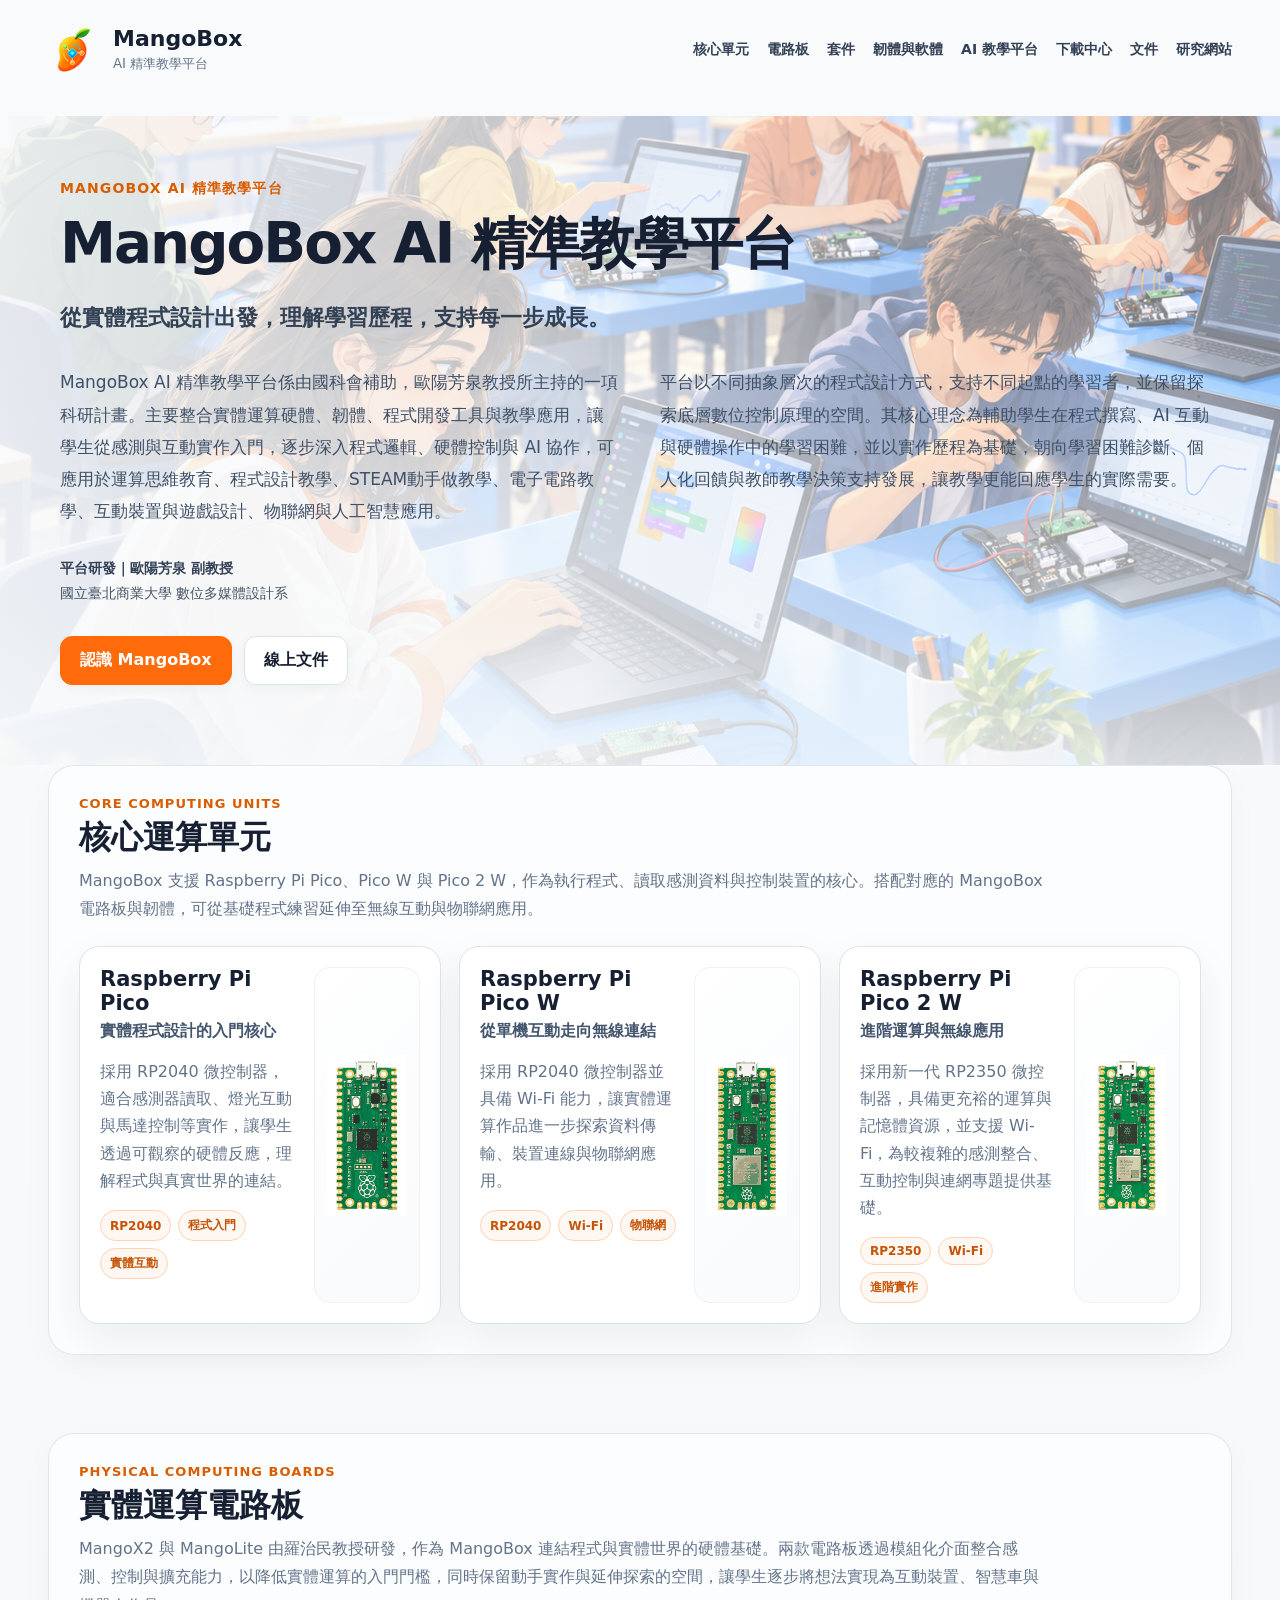
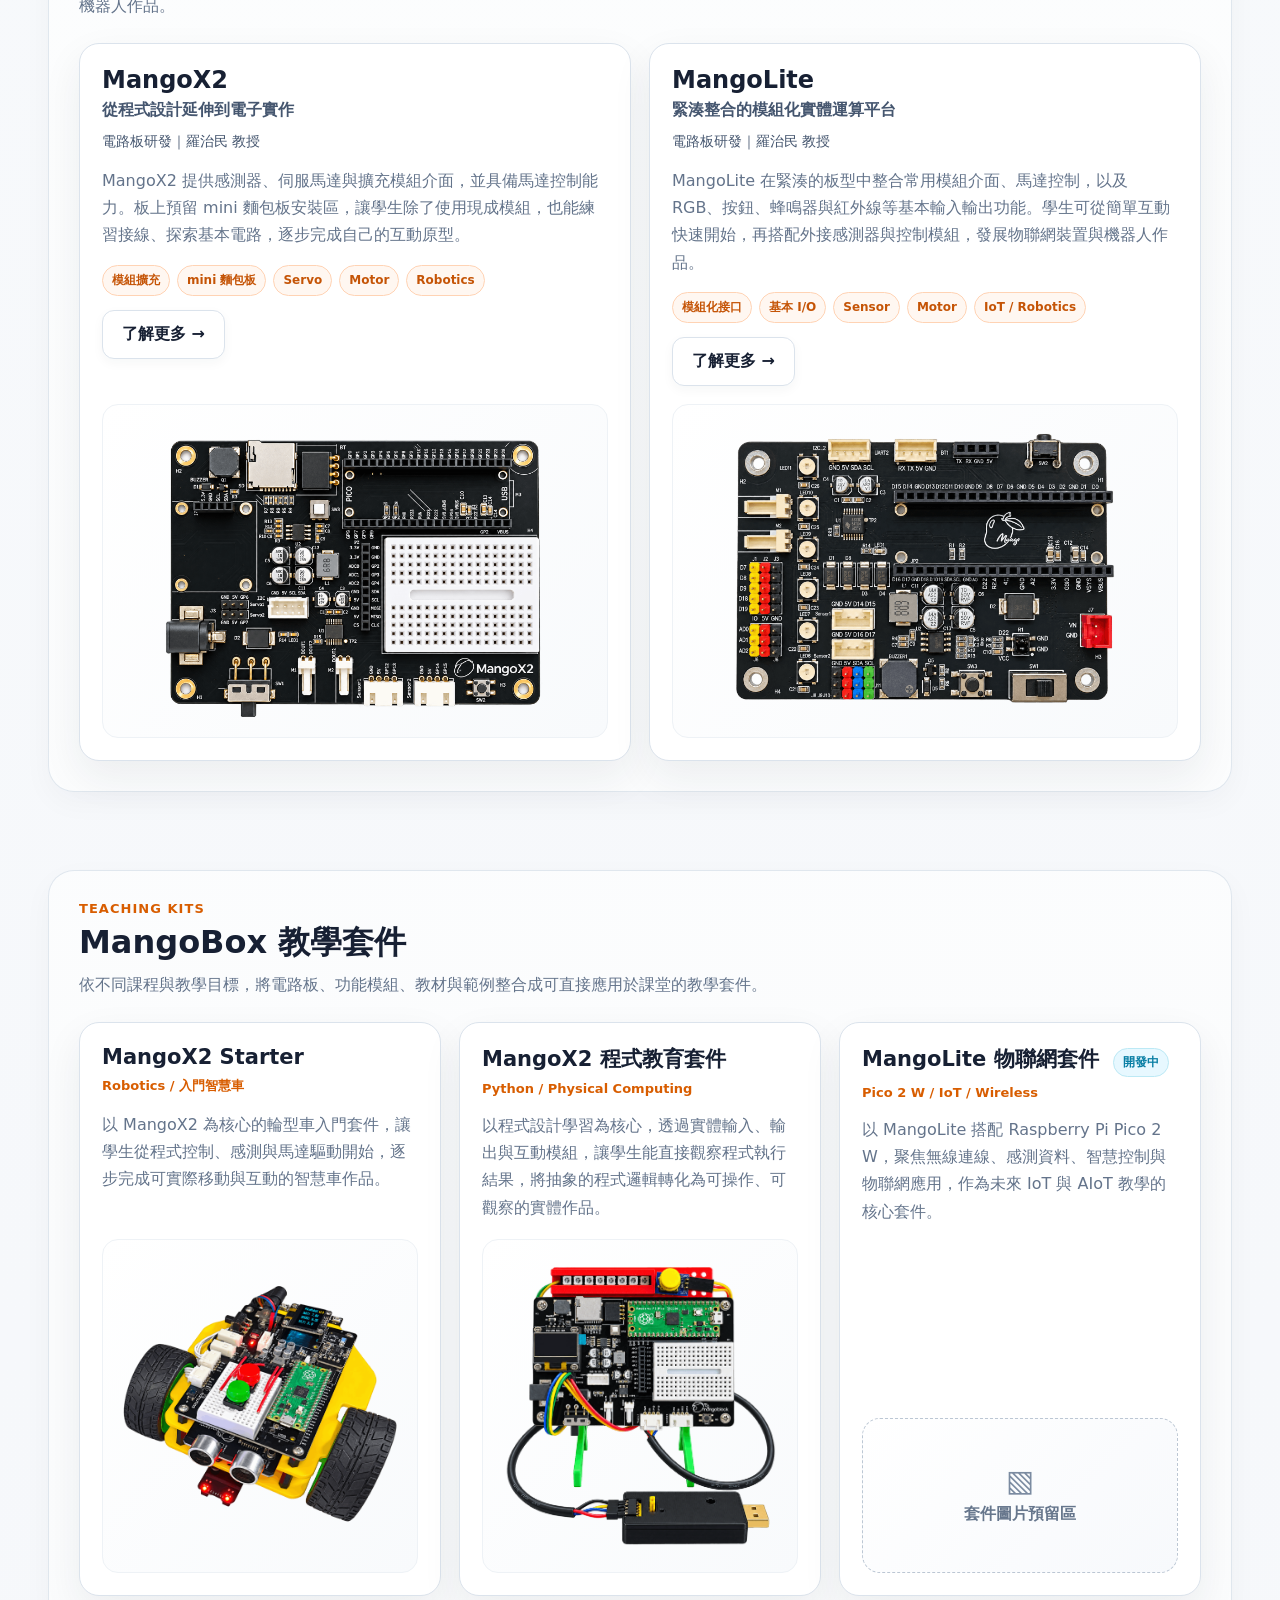
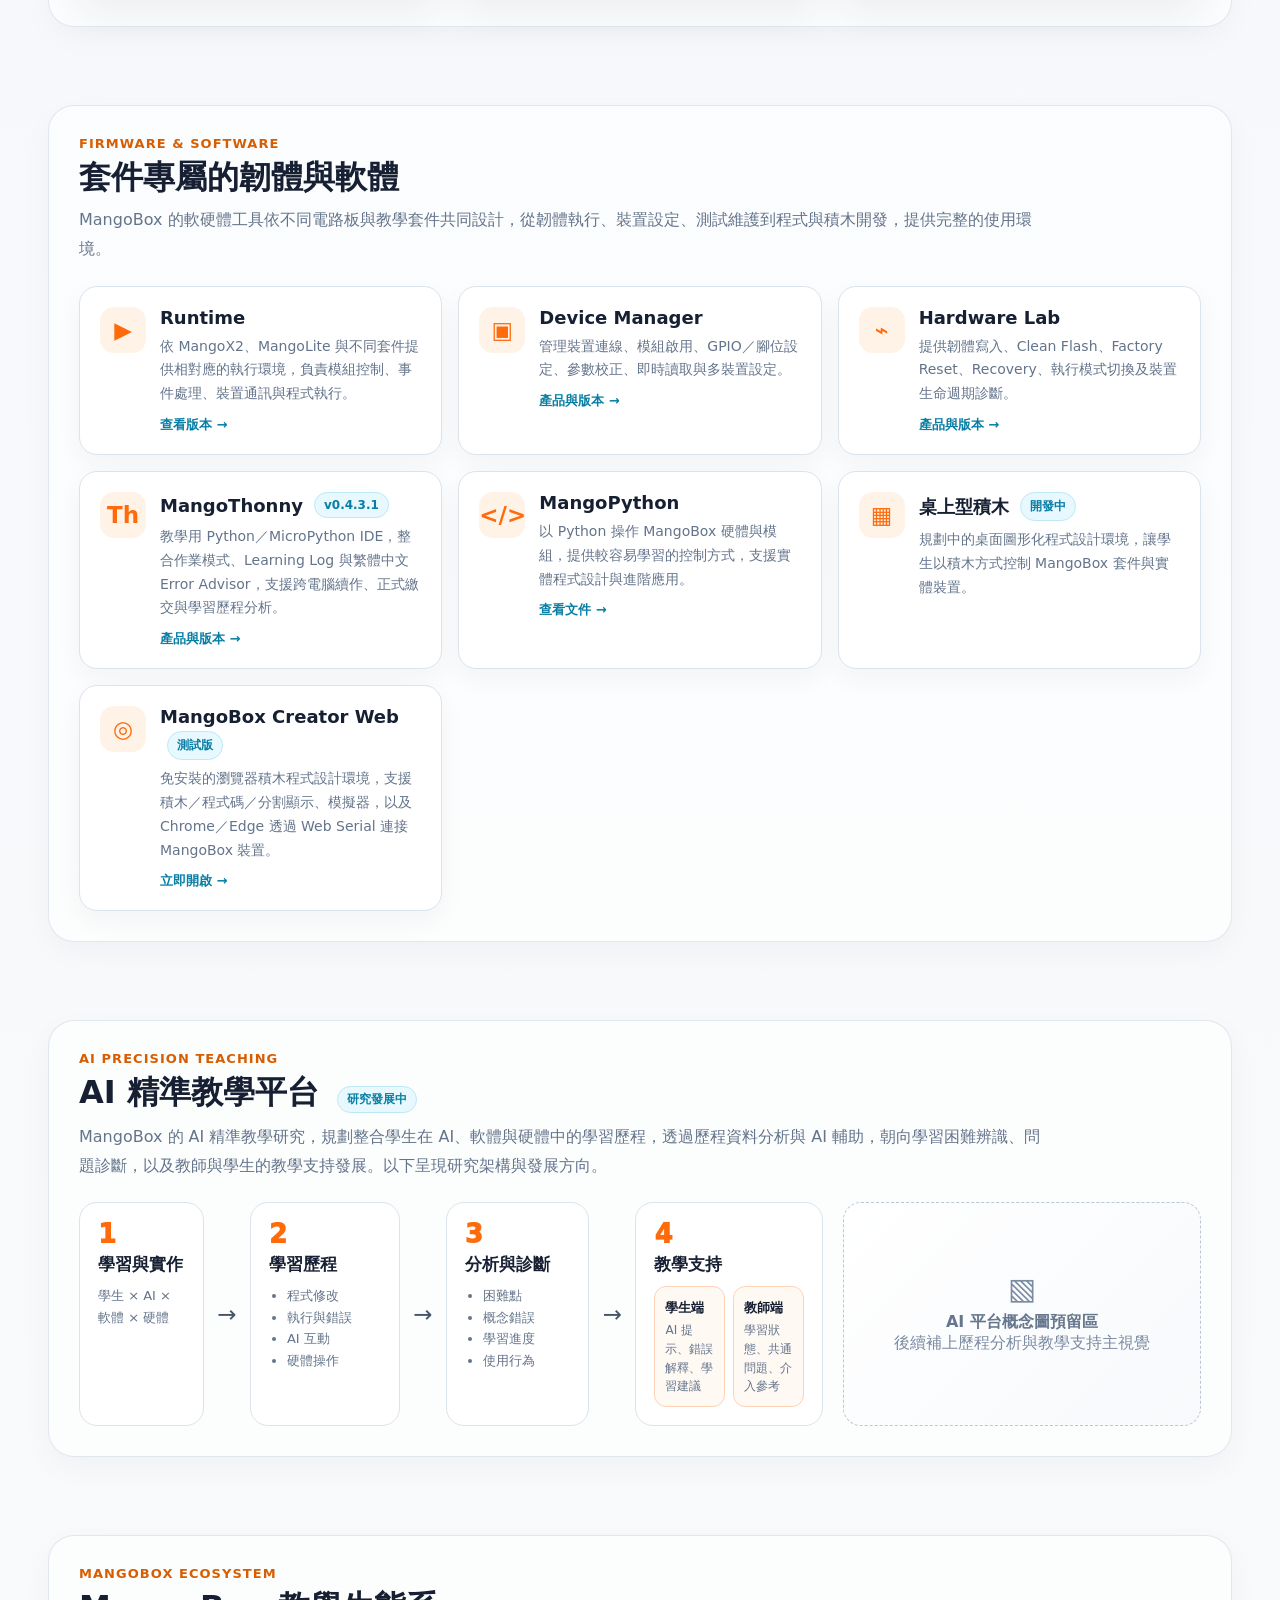
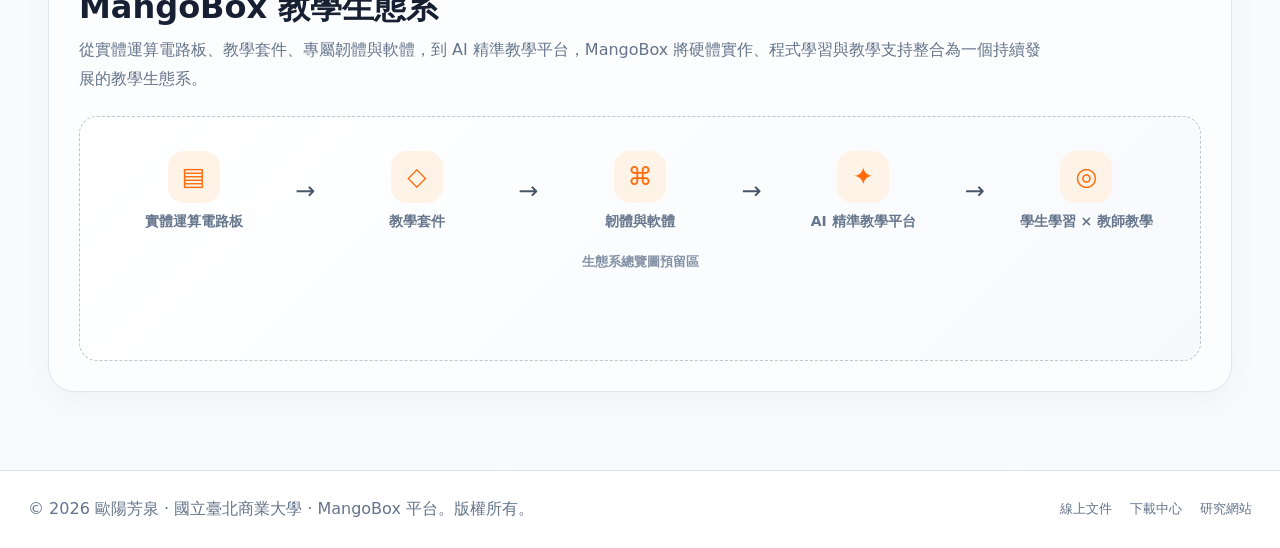
<file: index.html>
<!doctype html>
<html lang="zh-Hant">
<head>
<meta charset="utf-8">
<meta name="viewport" content="width=device-width, initial-scale=1">
<title>MangoBox AI 精準教學平台</title>
<meta name="description" content="MangoBox 從實體運算電路板、教學套件、專屬韌體與軟體，到 AI 精準教學支持，建立實體運算與程式教育的完整教學生態。">
<style>
:root{
  font-family:Inter,"Noto Sans TC","Microsoft JhengHei",system-ui,sans-serif;
  color:#172033;background:#f6f8fb;
  --orange:#ff6b0b;--orange-soft:#fff3e8;--cyan:#13b8d4;--navy:#172033;
  --muted:#64748b;--line:#dbe3ec;--panel:#ffffff;--soft:#f8fafc;
  --shadow:0 16px 40px rgba(30,41,59,.07);
}
*{box-sizing:border-box}html{scroll-behavior:smooth}body{margin:0;background:linear-gradient(180deg,#f8fafc 0,#f6f8fb 55%,#f8fafc 100%)}
a{color:inherit}.top{max-width:1240px;margin:auto;padding:24px 28px;display:flex;align-items:center;justify-content:space-between;gap:24px;position:relative}
.brand{display:flex;align-items:center;gap:13px;text-decoration:none;color:inherit;min-width:0}.brand img{width:52px;height:52px;object-fit:contain}.brand strong{display:block;font-size:22px;line-height:1.1}.brand small{display:block;margin-top:3px;color:var(--muted)}
nav{display:flex;gap:18px;flex-wrap:wrap;justify-content:flex-end}nav a{color:#334155;text-decoration:none;font-weight:800;font-size:14px;white-space:nowrap}nav a:hover{color:var(--orange)}
.menu-toggle{display:none;width:42px;height:42px;flex:0 0 42px;border:1px solid var(--line);border-radius:12px;background:white;position:relative;cursor:pointer}.menu-toggle span,.menu-toggle::before,.menu-toggle::after{content:"";position:absolute;left:11px;width:18px;height:2px;border-radius:2px;background:#334155;transition:.2s}.menu-toggle span{top:20px}.menu-toggle::before{top:14px}.menu-toggle::after{top:26px}.top.menu-open .menu-toggle span{opacity:0}.top.menu-open .menu-toggle::before{top:20px;transform:rotate(45deg)}.top.menu-open .menu-toggle::after{top:20px;transform:rotate(-45deg)}
.hero{position:relative;isolation:isolate;overflow:hidden;margin:16px 0 0;padding:64px 0 80px;background:#f8fafc}.hero-content{position:relative;z-index:1;max-width:1240px;margin:auto;padding:0 40px}.eyebrow{font-weight:900;color:#d85d00;letter-spacing:.08em;font-size:14px}.hero h1{font-size:clamp(36px,4.4vw,58px);line-height:1.2;margin:12px 0 20px;letter-spacing:-.035em;max-width:none;text-wrap:balance}.hero p{font-size:19px;line-height:1.85;color:var(--muted);max-width:720px;margin:0}.actions{display:flex;gap:12px;margin-top:30px;flex-wrap:wrap}.btn{padding:13px 19px;border-radius:12px;text-decoration:none;font-weight:900;border:1px solid var(--line);background:white;color:#172033;box-shadow:0 4px 12px rgba(30,41,59,.04)}.btn.primary{background:var(--orange);color:white;border-color:var(--orange)}
.placeholder{border:1.5px dashed #bcc7d4;border-radius:18px;background:linear-gradient(135deg,#fff,#f7f9fc);color:#7b8ba1;display:grid;place-items:center;text-align:center;min-height:220px;padding:24px}.placeholder strong{display:block;color:#66768c;margin-top:8px}.placeholder .icon{font-size:30px;line-height:1}.hero-visual{min-height:360px}
.section{max-width:1240px;margin:auto;padding:0 28px 78px;scroll-margin-top:24px}.section-shell{background:rgba(255,255,255,.58);border:1px solid rgba(219,227,236,.85);border-radius:26px;padding:30px;box-shadow:0 10px 30px rgba(30,41,59,.035)}.section-head{display:flex;align-items:flex-end;justify-content:space-between;gap:24px;margin-bottom:22px}.section h2{font-size:32px;line-height:1.2;margin:0;color:var(--navy)}.section .lead{font-size:16px;line-height:1.8;color:var(--muted);max-width:970px;margin:10px 0 0}.section-kicker{font-size:13px;font-weight:900;color:#d85d00;letter-spacing:.08em;text-transform:uppercase;margin-bottom:7px}
.board-grid{display:grid;grid-template-columns:1fr 1fr;gap:18px}.board-card{background:var(--panel);border:1px solid var(--line);border-radius:20px;padding:22px;box-shadow:var(--shadow);display:flex;flex-direction:column;gap:18px}.board-card h3,.kit-card h3,.tool-card h3{margin:0;color:var(--navy)}.board-card h3{font-size:24px}.sub{color:#45566f;font-weight:800;margin-top:6px}.board-card p,.kit-card p,.tool-card p{color:var(--muted);line-height:1.7}.board-image{margin-top:auto;min-height:300px;padding:16px;display:grid;place-items:center;background:linear-gradient(135deg,#fff,#f8fafc);border:1px solid #eef2f6;border-radius:16px;overflow:hidden}.board-image img{display:block;width:100%;height:300px;object-fit:contain}.tags{display:flex;gap:7px;flex-wrap:wrap;margin-top:16px}.tag{display:inline-flex;align-items:center;padding:6px 9px;border-radius:999px;border:1px solid #ffd3b4;background:#fff7f1;color:#c55406;font-size:12px;font-weight:900}.status{display:inline-flex;align-items:center;padding:5px 9px;border-radius:999px;background:#e7f8ff;color:#087ea4;font-size:12px;font-weight:900;border:1px solid #bce9f5;margin-left:7px}
.kit-grid{display:grid;grid-template-columns:repeat(3,1fr);gap:18px}.kit-card{background:white;border:1px solid var(--line);border-radius:20px;padding:22px;box-shadow:var(--shadow);display:flex;flex-direction:column}.kit-card h3{font-size:21px}.kit-card .meta{font-weight:900;color:#d85d00;font-size:13px;margin-top:8px}.kit-card p{margin-bottom:18px}.kit-card .placeholder{min-height:155px;margin-top:auto}
.tool-grid{display:grid;grid-template-columns:repeat(3,1fr);gap:16px}.tool-card{background:white;border:1px solid var(--line);border-radius:18px;padding:20px;box-shadow:0 10px 26px rgba(30,41,59,.045);display:grid;grid-template-columns:46px 1fr;gap:14px;align-items:start}.tool-icon{width:46px;height:46px;border-radius:14px;background:var(--orange-soft);color:var(--orange);display:grid;place-items:center;font-size:23px;font-weight:900}.tool-card h3{font-size:18px;display:flex;align-items:center;gap:4px;flex-wrap:wrap}.tool-card p{font-size:14px;margin:7px 0 8px}.tool-card a{color:#087ea4;font-weight:900;text-decoration:none;font-size:13px}.tool-card a:hover{text-decoration:underline}
.ai-layout{display:grid;grid-template-columns:1.35fr .65fr;gap:20px;align-items:stretch}.flow{display:grid;grid-template-columns:1fr 30px 1.2fr 30px 1.15fr 30px 1.5fr;gap:8px;align-items:stretch}.step{background:#fff;border:1px solid var(--line);border-radius:18px;padding:18px;min-height:170px}.step .num{font-size:26px;font-weight:950;color:var(--orange);line-height:1}.step h3{margin:6px 0 9px;font-size:17px}.step p,.step ul{font-size:13px;line-height:1.65;color:var(--muted);margin:0}.step ul{padding-left:18px}.arrow{display:grid;place-items:center;color:#475569;font-size:23px}.support-split{display:grid;grid-template-columns:1fr 1fr;gap:8px;margin-top:10px}.mini{border:1px solid #ffd2b5;background:#fff9f4;border-radius:12px;padding:10px}.mini strong{font-size:13px}.mini span{display:block;font-size:12px;color:var(--muted);line-height:1.55;margin-top:4px}.ai-layout .placeholder{min-height:100%}
.ecosystem{min-height:245px;margin-top:20px;display:block;padding:26px}.eco-flow{display:grid;grid-template-columns:1fr 32px 1fr 32px 1fr 32px 1fr 32px 1fr;gap:8px;align-items:center;margin-top:8px}.eco-node{text-align:center}.eco-node .eco-icon{width:52px;height:52px;border-radius:16px;background:var(--orange-soft);color:var(--orange);display:grid;place-items:center;margin:0 auto 10px;font-size:25px}.eco-node strong{font-size:14px}.eco-arrow{text-align:center;font-size:24px;color:#475569}.placeholder-label{text-align:center;margin-top:22px;color:#8391a5;font-weight:800;font-size:13px}
footer{border-top:1px solid var(--line);padding:28px;color:var(--muted);background:#fff}.footer-inner{max-width:1240px;margin:auto;display:flex;justify-content:space-between;gap:16px;align-items:center}.footer-links{display:flex;gap:18px;flex-wrap:wrap}.footer-links a{text-decoration:none;color:var(--muted);font-size:13px}.footer-links a:hover{color:var(--orange)}
@media(max-width:1000px){.tool-grid{grid-template-columns:1fr 1fr}.ai-layout{grid-template-columns:1fr}.eco-flow{grid-template-columns:1fr}.eco-arrow{transform:rotate(90deg)}}
@media(max-width:820px){.board-grid,.kit-grid{grid-template-columns:1fr}.section-shell{padding:22px}.tool-grid{grid-template-columns:1fr}.flow{grid-template-columns:1fr}.arrow{transform:rotate(90deg);min-height:24px}.flow .arrow:nth-of-type(2),.flow .arrow:nth-of-type(3){display:grid}.support-split{grid-template-columns:1fr 1fr}}
@media(max-width:640px){.top{padding:16px 18px}.brand img{width:44px;height:44px}.brand strong{font-size:20px}.brand small{font-size:12px}.menu-toggle{display:block}.top nav{position:absolute;top:calc(100% + 2px);left:12px;right:12px;display:none;flex-direction:column;gap:0;padding:8px;border:1px solid var(--line);border-radius:16px;background:rgba(255,255,255,.98);box-shadow:0 18px 45px rgba(30,41,59,.16);z-index:50}.top.menu-open nav{display:flex}.top nav a{display:block;padding:11px 13px;border-radius:10px;font-size:14px}.hero{padding:36px 0 58px;margin-top:8px}.hero-content{padding:0 22px}.hero h1{font-size:clamp(32px,8.8vw,46px)}.hero p{font-size:17px}.section{padding:0 18px 58px}.section-shell{border-radius:20px;padding:18px}.section h2{font-size:27px}.board-card,.kit-card{padding:18px}.board-image{min-height:240px;padding:12px}.board-image img{height:240px}.support-split{grid-template-columns:1fr}.footer-inner{flex-direction:column;align-items:flex-start}.placeholder{min-height:180px}}
.hero .hero-tagline{color:#45566f;font-weight:800}.hero .hero-intro{font-size:16px;margin-top:16px;line-height:1.85}
.developer-credit{margin-top:20px;font-size:14px;line-height:1.8;color:#45566f}.developer-credit span{display:block;color:var(--muted)}.board-credit{margin-top:12px;font-size:14px;color:#45566f}
.computing-grid{display:grid;grid-template-columns:repeat(3,minmax(0,1fr));gap:18px}.computing-card{display:grid;grid-template-columns:minmax(0,1.3fr) minmax(0,.7fr);gap:16px;padding:20px;background:white;border:1px solid var(--line);border-radius:20px;box-shadow:var(--shadow)}.computing-card h3{font-size:21px;margin:0}.computing-card p{font-size:16px;line-height:1.7;color:var(--muted)}.computing-visual{min-height:240px;padding:12px;overflow-wrap:anywhere}.computing-visual strong{font-size:14px}.computing-image{display:grid;place-items:center;background:linear-gradient(135deg,#fff,#f8fafc);border:1px solid #eef2f6;border-radius:16px;overflow:hidden}.computing-image img{display:block;width:100%;height:240px;object-fit:contain}.computing-card>div,.board-card>div{min-width:0}
@media(max-width:1100px){.computing-grid{grid-template-columns:1fr}.computing-card{grid-template-columns:minmax(0,1fr) minmax(140px,.45fr)}}
@media(max-width:640px){.computing-card{padding:18px;grid-template-columns:minmax(0,1fr) minmax(100px,.45fr);gap:12px}.computing-card h3{font-size:20px}.computing-image img{height:220px}.hero .hero-intro{font-size:16px}}
@media(max-width:380px){.computing-card{grid-template-columns:1fr}.computing-visual{min-height:180px}.computing-image img{height:260px}}
/* Full-width classroom scene; balanced overlays keep text readable while preserving image presence. */
.hero-art{position:absolute;inset:0;z-index:-2;pointer-events:none}
.hero-art img{width:100%;height:100%;display:block;object-fit:cover;object-position:center 55%}
.hero::before{content:"";position:absolute;inset:0;z-index:-1;pointer-events:none;background:linear-gradient(90deg,rgba(248,250,252,.90) 0%,rgba(248,250,252,.74) 42%,rgba(248,250,252,.52) 68%,rgba(248,250,252,.42) 100%)}
.hero::after{content:"";position:absolute;inset:0;z-index:-1;pointer-events:none;background:linear-gradient(180deg,rgba(248,250,252,.06) 0%,rgba(248,250,252,.02) 30%,rgba(248,250,252,.16) 52%,rgba(248,250,252,.40) 78%,rgba(248,250,252,.72) 100%)}
.hero h1 span{display:inline-block}
.hero .hero-tagline{max-width:none;font-size:clamp(18px,2vw,22px);color:#334155}
.hero-description{display:grid;grid-template-columns:repeat(2,minmax(0,1fr));gap:40px;margin-top:28px}
.hero .hero-intro{max-width:none;margin:0;color:#3e5068;font-size:17px;line-height:1.9}
.hero .developer-credit{margin-top:28px;color:#334155}
.hero .developer-credit span{color:#475569}
@media(min-width:1600px){.hero-content{max-width:1440px;padding:0 72px}.hero{padding-top:80px;padding-bottom:96px}}
@media(max-width:820px){.hero-description{grid-template-columns:1fr;gap:18px}.hero::before{background:linear-gradient(90deg,rgba(248,250,252,.92),rgba(248,250,252,.72))}.hero-art img{object-position:62% center}.hero-content{padding-inline:28px}}
@media(max-width:640px){.hero-content{padding-inline:22px}.hero-description{margin-top:24px}.hero .hero-intro{font-size:16px}.hero .actions{gap:10px}.hero .btn{padding:13px 16px}}
</style>
</head>
<body>
<header class="top">
  <a class="brand" href="./"><img src="assets/brand/mangobox-core-refined-64.png" alt="MangoBox"><span><strong>MangoBox</strong><small>AI 精準教學平台</small></span></a>
  <nav aria-label="主要導覽">
    <a href="#computing">核心單元</a><a href="#boards">電路板</a><a href="#kits">套件</a><a href="#software">韌體與軟體</a><a href="#ai-platform">AI 教學平台</a><a href="releases/">下載中心</a><a href="docs/student-guide/site/">文件</a><a href="https://circleoyang.github.io/ouyang-homepage/">研究網站</a>
  </nav>
  <button class="menu-toggle" type="button" aria-label="開啟導覽選單" aria-expanded="false"><span></span></button>
</header>
<main>
  <section class="hero" aria-labelledby="hero-title">
    <div class="hero-content">
      <div class="eyebrow">MANGOBOX AI 精準教學平台</div>
      <h1 id="hero-title"><span>MangoBox</span> <span>AI 精準教學平台</span></h1>
      <p class="hero-tagline">從實體程式設計出發，理解學習歷程，支持每一步成長。</p>
      <div class="hero-description">
      <p class="hero-intro">MangoBox AI 精準教學平台係由國科會補助，歐陽芳泉教授所主持的一項科研計畫。主要整合實體運算硬體、韌體、程式開發工具與教學應用，讓學生從感測與互動實作入門，逐步深入程式邏輯、硬體控制與 AI 協作，可應用於運算思維教育、程式設計教學、STEAM動手做教學、電子電路教學、互動裝置與遊戲設計、物聯網與人工智慧應用。</p>
      <p class="hero-intro">平台以不同抽象層次的程式設計方式，支持不同起點的學習者，並保留探索底層數位控制原理的空間。其核心理念為輔助學生在程式撰寫、AI 互動與硬體操作中的學習困難，並以實作歷程為基礎，朝向學習困難診斷、個人化回饋與教師教學決策支持發展，讓教學更能回應學生的實際需要。</p>
      </div>
      <div class="developer-credit"><strong>平台研發｜歐陽芳泉 副教授</strong><span>國立臺北商業大學 數位多媒體設計系</span></div>
      <div class="actions"><a class="btn primary" href="#computing">認識 MangoBox</a><a class="btn" href="docs/student-guide/site/">線上文件</a></div>
    </div>
    <div class="hero-art" aria-hidden="true"><img src="assets/home/mangobox-hero.png" width="1448" height="1086" fetchpriority="high" decoding="async" alt=""></div>
  </section>

  <section class="section" id="computing">
    <div class="section-shell">
      <div class="section-head"><div><div class="section-kicker">Core Computing Units</div><h2>核心運算單元</h2><p class="lead">MangoBox 支援 Raspberry Pi Pico、Pico W 與 Pico 2 W，作為執行程式、讀取感測資料與控制裝置的核心。搭配對應的 MangoBox 電路板與韌體，可從基礎程式練習延伸至無線互動與物聯網應用。</p></div></div>
      <div class="computing-grid">
        <article class="computing-card"><div><h3>Raspberry Pi Pico</h3><div class="sub">實體程式設計的入門核心</div><p>採用 RP2040 微控制器，適合感測器讀取、燈光互動與馬達控制等實作，讓學生透過可觀察的硬體反應，理解程式與真實世界的連結。</p><div class="tags"><span class="tag">RP2040</span><span class="tag">程式入門</span><span class="tag">實體互動</span></div></div><div class="computing-visual computing-image"><img src="assets/home/raspberry-pi-pico.png" width="800" height="1600" loading="lazy" decoding="async" alt="Raspberry Pi Pico 電路板示意圖"></div></article>
        <article class="computing-card"><div><h3>Raspberry Pi Pico W</h3><div class="sub">從單機互動走向無線連結</div><p>採用 RP2040 微控制器並具備 Wi-Fi 能力，讓實體運算作品進一步探索資料傳輸、裝置連線與物聯網應用。</p><div class="tags"><span class="tag">RP2040</span><span class="tag">Wi-Fi</span><span class="tag">物聯網</span></div></div><div class="computing-visual computing-image"><img src="assets/home/raspberry-pi-pico-w.png" width="800" height="1600" loading="lazy" decoding="async" alt="Raspberry Pi Pico W 電路板示意圖"></div></article>
        <article class="computing-card"><div><h3>Raspberry Pi Pico 2 W</h3><div class="sub">進階運算與無線應用</div><p>採用新一代 RP2350 微控制器，具備更充裕的運算與記憶體資源，並支援 Wi-Fi，為較複雜的感測整合、互動控制與連網專題提供基礎。</p><div class="tags"><span class="tag">RP2350</span><span class="tag">Wi-Fi</span><span class="tag">進階實作</span></div></div><div class="computing-visual computing-image"><img src="assets/home/raspberry-pi-pico-2-w.png" width="800" height="1600" loading="lazy" decoding="async" alt="Raspberry Pi Pico 2 W 電路板示意圖"></div></article>
      </div>
    </div>
  </section>

  <section class="section" id="boards">
    <div class="section-shell">
      <div class="section-head"><div><div class="section-kicker">Physical Computing Boards</div><h2>實體運算電路板</h2><p class="lead">MangoX2 與 MangoLite 由羅治民教授研發，作為 MangoBox 連結程式與實體世界的硬體基礎。兩款電路板透過模組化介面整合感測、控制與擴充能力，以降低實體運算的入門門檻，同時保留動手實作與延伸探索的空間，讓學生逐步將想法實現為互動裝置、智慧車與機器人作品。</p></div></div>
      <div class="board-grid">
        <article class="board-card"><div><h3>MangoX2</h3><div class="sub">從程式設計延伸到電子實作</div><div class="board-credit">電路板研發｜羅治民 教授</div><p>MangoX2 提供感測器、伺服馬達與擴充模組介面，並具備馬達控制能力。板上預留 mini 麵包板安裝區，讓學生除了使用現成模組，也能練習接線、探索基本電路，逐步完成自己的互動原型。</p><div class="tags"><span class="tag">模組擴充</span><span class="tag">mini 麵包板</span><span class="tag">Servo</span><span class="tag">Motor</span><span class="tag">Robotics</span></div><div class="actions" style="margin-top:14px"><a class="btn" href="hardware/mangox2/">了解更多 →</a></div></div><div class="board-image"><img src="assets/home/MangoX2.png" width="640" height="496" loading="lazy" decoding="async" alt="MangoX2 實體運算電路板"></div></article>
        <article class="board-card"><div><h3>MangoLite</h3><div class="sub">緊湊整合的模組化實體運算平台</div><div class="board-credit">電路板研發｜羅治民 教授</div><p>MangoLite 在緊湊的板型中整合常用模組介面、馬達控制，以及 RGB、按鈕、蜂鳴器與紅外線等基本輸入輸出功能。學生可從簡單互動快速開始，再搭配外接感測器與控制模組，發展物聯網裝置與機器人作品。</p><div class="tags"><span class="tag">模組化接口</span><span class="tag">基本 I/O</span><span class="tag">Sensor</span><span class="tag">Motor</span><span class="tag">IoT / Robotics</span></div><div class="actions" style="margin-top:14px"><a class="btn" href="hardware/mangolite/">了解更多 →</a></div></div><div class="board-image"><img src="assets/home/MangoLite.png" width="640" height="480" loading="lazy" decoding="async" alt="MangoLite 實體運算電路板"></div></article>
      </div>
    </div>
  </section>

  <section class="section" id="kits">
    <div class="section-shell">
      <div class="section-head"><div><div class="section-kicker">Teaching Kits</div><h2>MangoBox 教學套件</h2><p class="lead">依不同課程與教學目標，將電路板、功能模組、教材與範例整合成可直接應用於課堂的教學套件。</p></div></div>
      <div class="kit-grid">
        <article class="kit-card"><h3>MangoX2 Starter</h3><div class="meta">Robotics / 入門智慧車</div><p>以 MangoX2 為核心的輪型車入門套件，讓學生從程式控制、感測與馬達驅動開始，逐步完成可實際移動與互動的智慧車作品。</p><div class="board-image"><img src="assets/home/MangoX2Starter.png" loading="lazy" decoding="async" alt="MangoX2 Starter"></div></article>
        <article class="kit-card"><h3>MangoX2 程式教育套件</h3><div class="meta">Python / Physical Computing</div><p>以程式設計學習為核心，透過實體輸入、輸出與互動模組，讓學生能直接觀察程式執行結果，將抽象的程式邏輯轉化為可操作、可觀察的實體作品。</p><div class="board-image"><img src="assets/home/MangoX2CodingKit.png" loading="lazy" decoding="async" alt="MangoX2 程式教育套件"></div></article>
        <article class="kit-card"><h3>MangoLite 物聯網套件 <span class="status">開發中</span></h3><div class="meta">Pico 2 W / IoT / Wireless</div><p>以 MangoLite 搭配 Raspberry Pi Pico 2 W，聚焦無線連線、感測資料、智慧控制與物聯網應用，作為未來 IoT 與 AIoT 教學的核心套件。</p><div class="placeholder" data-image="assets/home/mangolite-iot-kit.png"><div><div class="icon">▧</div><strong>套件圖片預留區</strong></div></div></article>
      </div>
    </div>
  </section>

  <section class="section" id="software">
    <div class="section-shell">
      <div class="section-head"><div><div class="section-kicker">Firmware & Software</div><h2>套件專屬的韌體與軟體</h2><p class="lead">MangoBox 的軟硬體工具依不同電路板與教學套件共同設計，從韌體執行、裝置設定、測試維護到程式與積木開發，提供完整的使用環境。</p></div></div>
      <div class="tool-grid">
        <article class="tool-card"><div class="tool-icon">▶</div><div><h3>Runtime</h3><p>依 MangoX2、MangoLite 與不同套件提供相對應的執行環境，負責模組控制、事件處理、裝置通訊與程式執行。</p><a href="releases/">查看版本 →</a></div></article>
        <article class="tool-card"><div class="tool-icon">▣</div><div><h3>Device Manager</h3><p>管理裝置連線、模組啟用、GPIO／腳位設定、參數校正、即時讀取與多裝置設定。</p><a href="desktop/device-manager/">產品與版本 →</a></div></article>
        <article class="tool-card"><div class="tool-icon">⌁</div><div><h3>Hardware Lab</h3><p>提供韌體寫入、Clean Flash、Factory Reset、Recovery、執行模式切換及裝置生命週期診斷。</p><a href="desktop/hardware-lab/">產品與版本 →</a></div></article>
        <article class="tool-card"><div class="tool-icon">Th</div><div><h3>MangoThonny <span class="status">v0.4.3.1</span></h3><p>教學用 Python／MicroPython IDE，整合作業模式、Learning Log 與繁體中文 Error Advisor，支援跨電腦續作、正式繳交與學習歷程分析。</p><a href="desktop/mangothonny/">產品與版本 →</a></div></article>
        <article class="tool-card"><div class="tool-icon">&lt;/&gt;</div><div><h3>MangoPython</h3><p>以 Python 操作 MangoBox 硬體與模組，提供較容易學習的控制方式，支援實體程式設計與進階應用。</p><a href="docs/student-guide/site/">查看文件 →</a></div></article>
        <article class="tool-card"><div class="tool-icon">▦</div><div><h3>桌上型積木 <span class="status">開發中</span></h3><p>規劃中的桌面圖形化程式設計環境，讓學生以積木方式控制 MangoBox 套件與實體裝置。</p></div></article>
        <article class="tool-card"><div class="tool-icon">◎</div><div><h3>MangoBox Creator Web <span class="status">測試版</span></h3><p>免安裝的瀏覽器積木程式設計環境，支援積木／程式碼／分割顯示、模擬器，以及 Chrome／Edge 透過 Web Serial 連接 MangoBox 裝置。</p><a href="https://circleoyang.github.io/mangobox-creator-web/" target="_blank" rel="noopener">立即開啟 →</a></div></article>
      </div>
    </div>
  </section>

  <section class="section" id="ai-platform">
    <div class="section-shell">
      <div class="section-head"><div><div class="section-kicker">AI Precision Teaching</div><h2>AI 精準教學平台 <span class="status">研究發展中</span></h2><p class="lead">MangoBox 的 AI 精準教學研究，規劃整合學生在 AI、軟體與硬體中的學習歷程，透過歷程資料分析與 AI 輔助，朝向學習困難辨識、問題診斷，以及教師與學生的教學支持發展。以下呈現研究架構與發展方向。</p></div></div>
      <div class="ai-layout">
        <div class="flow">
          <article class="step"><div class="num">1</div><h3>學習與實作</h3><p>學生 × AI × 軟體 × 硬體</p></article><div class="arrow">→</div>
          <article class="step"><div class="num">2</div><h3>學習歷程</h3><ul><li>程式修改</li><li>執行與錯誤</li><li>AI 互動</li><li>硬體操作</li></ul></article><div class="arrow">→</div>
          <article class="step"><div class="num">3</div><h3>分析與診斷</h3><ul><li>困難點</li><li>概念錯誤</li><li>學習進度</li><li>使用行為</li></ul></article><div class="arrow">→</div>
          <article class="step"><div class="num">4</div><h3>教學支持</h3><div class="support-split"><div class="mini"><strong>學生端</strong><span>AI 提示、錯誤解釋、學習建議</span></div><div class="mini"><strong>教師端</strong><span>學習狀態、共通問題、介入參考</span></div></div></article>
        </div>
        <div class="placeholder" data-image="assets/home/mangobox-ai-platform.png"><div><div class="icon">▧</div><strong>AI 平台概念圖預留區</strong><span>後續補上歷程分析與教學支持主視覺</span></div></div>
      </div>
    </div>
  </section>

  <section class="section" id="ecosystem">
    <div class="section-shell">
      <div class="section-head"><div><div class="section-kicker">MangoBox Ecosystem</div><h2>MangoBox 教學生態系</h2><p class="lead">從實體運算電路板、教學套件、專屬韌體與軟體，到 AI 精準教學平台，MangoBox 將硬體實作、程式學習與教學支持整合為一個持續發展的教學生態系。</p></div></div>
      <div class="placeholder ecosystem" data-image="assets/home/mangobox-ecosystem.png">
        <div class="eco-flow">
          <div class="eco-node"><div class="eco-icon">▤</div><strong>實體運算電路板</strong></div><div class="eco-arrow">→</div>
          <div class="eco-node"><div class="eco-icon">◇</div><strong>教學套件</strong></div><div class="eco-arrow">→</div>
          <div class="eco-node"><div class="eco-icon">⌘</div><strong>韌體與軟體</strong></div><div class="eco-arrow">→</div>
          <div class="eco-node"><div class="eco-icon">✦</div><strong>AI 精準教學平台</strong></div><div class="eco-arrow">→</div>
          <div class="eco-node"><div class="eco-icon">◎</div><strong>學生學習 × 教師教學</strong></div>
        </div>
        <div class="placeholder-label">生態系總覽圖預留區</div>
      </div>
    </div>
  </section>
</main>
<footer><div class="footer-inner"><span>© 2026 歐陽芳泉 · 國立臺北商業大學 · MangoBox 平台。版權所有。</span><div class="footer-links"><a href="docs/student-guide/site/">線上文件</a><a href="releases/">下載中心</a><a href="https://circleoyang.github.io/ouyang-homepage/">研究網站</a></div></div></footer>
<script>(()=>{const h=document.querySelector('.top'),t=document.querySelector('.menu-toggle'),n=document.querySelector('.top nav');if(!h||!t||!n)return;const c=()=>{h.classList.remove('menu-open');t.setAttribute('aria-expanded','false');t.setAttribute('aria-label','開啟導覽選單')};t.addEventListener('click',e=>{e.stopPropagation();const o=!h.classList.contains('menu-open');h.classList.toggle('menu-open',o);t.setAttribute('aria-expanded',String(o));t.setAttribute('aria-label',o?'關閉導覽選單':'開啟導覽選單')});n.addEventListener('click',c);document.addEventListener('click',e=>{if(!h.contains(e.target))c()});window.addEventListener('resize',()=>{if(innerWidth>640)c()},{passive:true})})();</script>
</body>
</html>
</file>
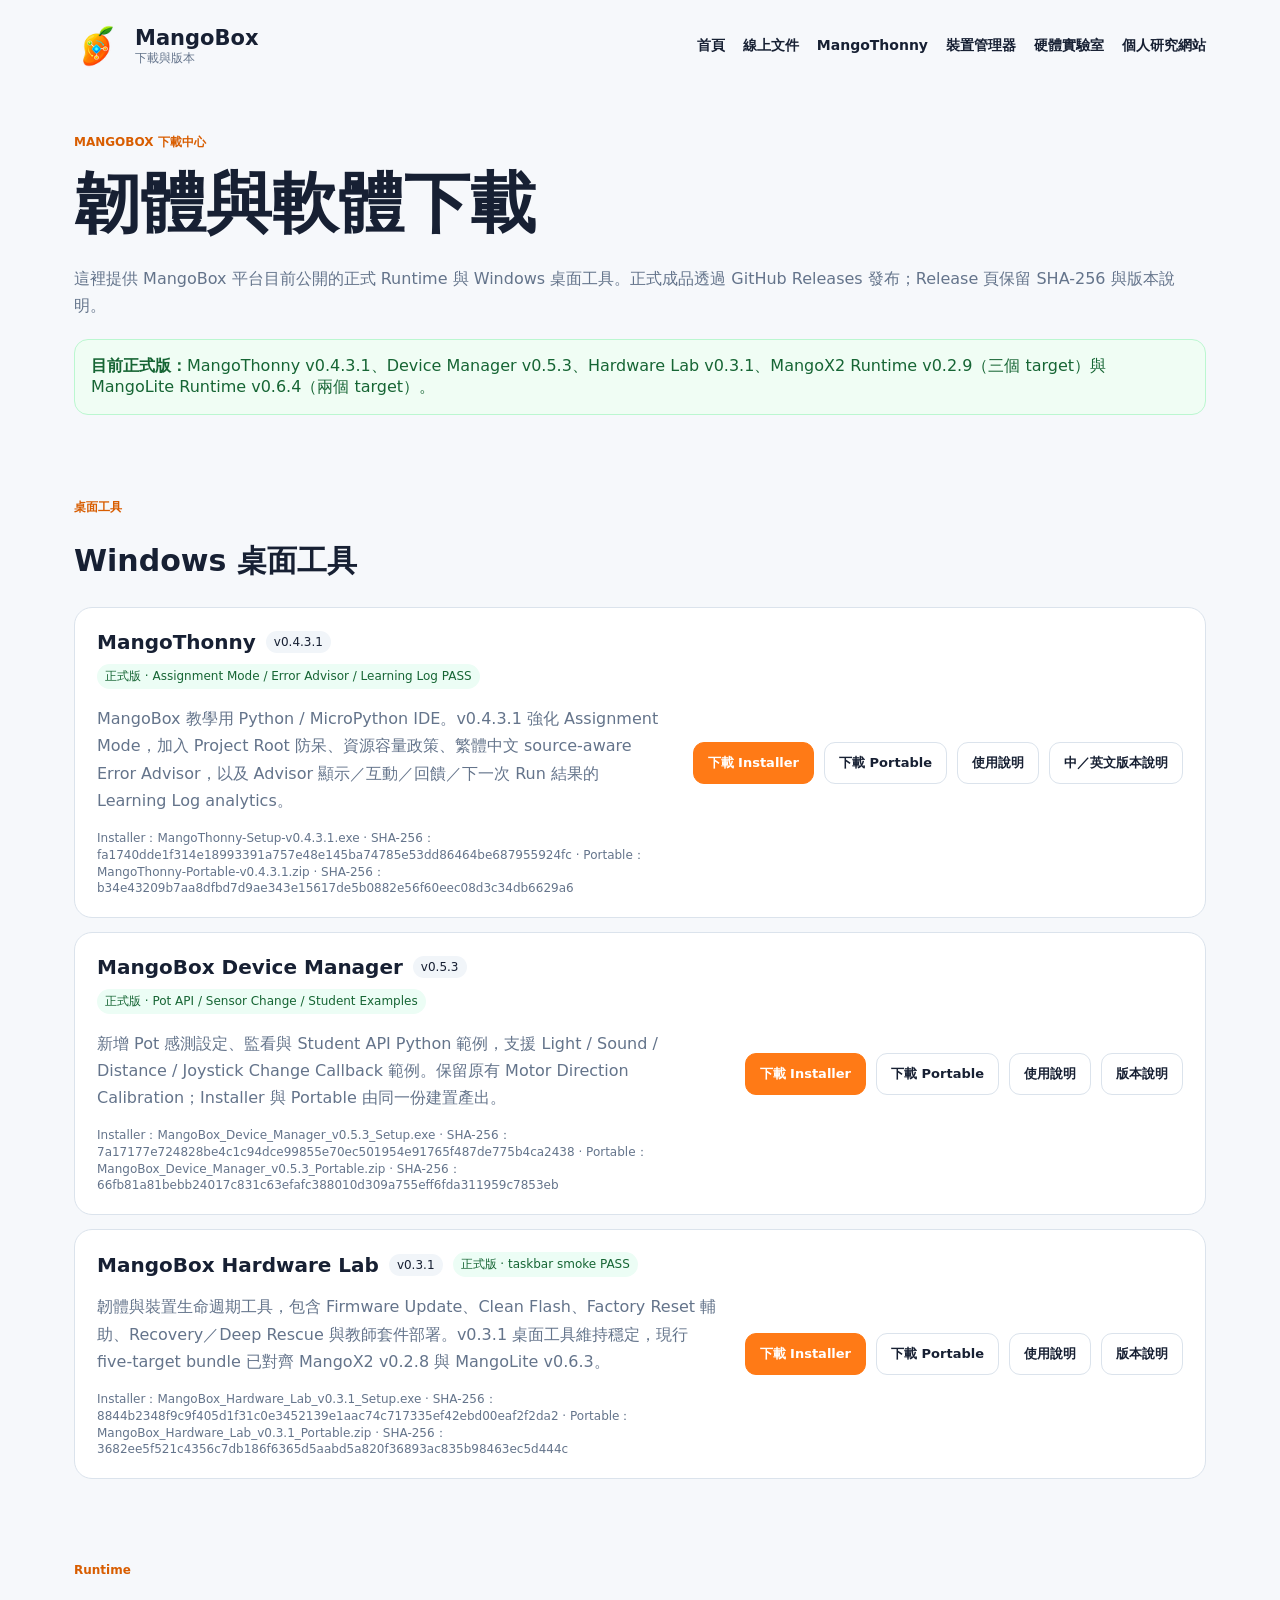
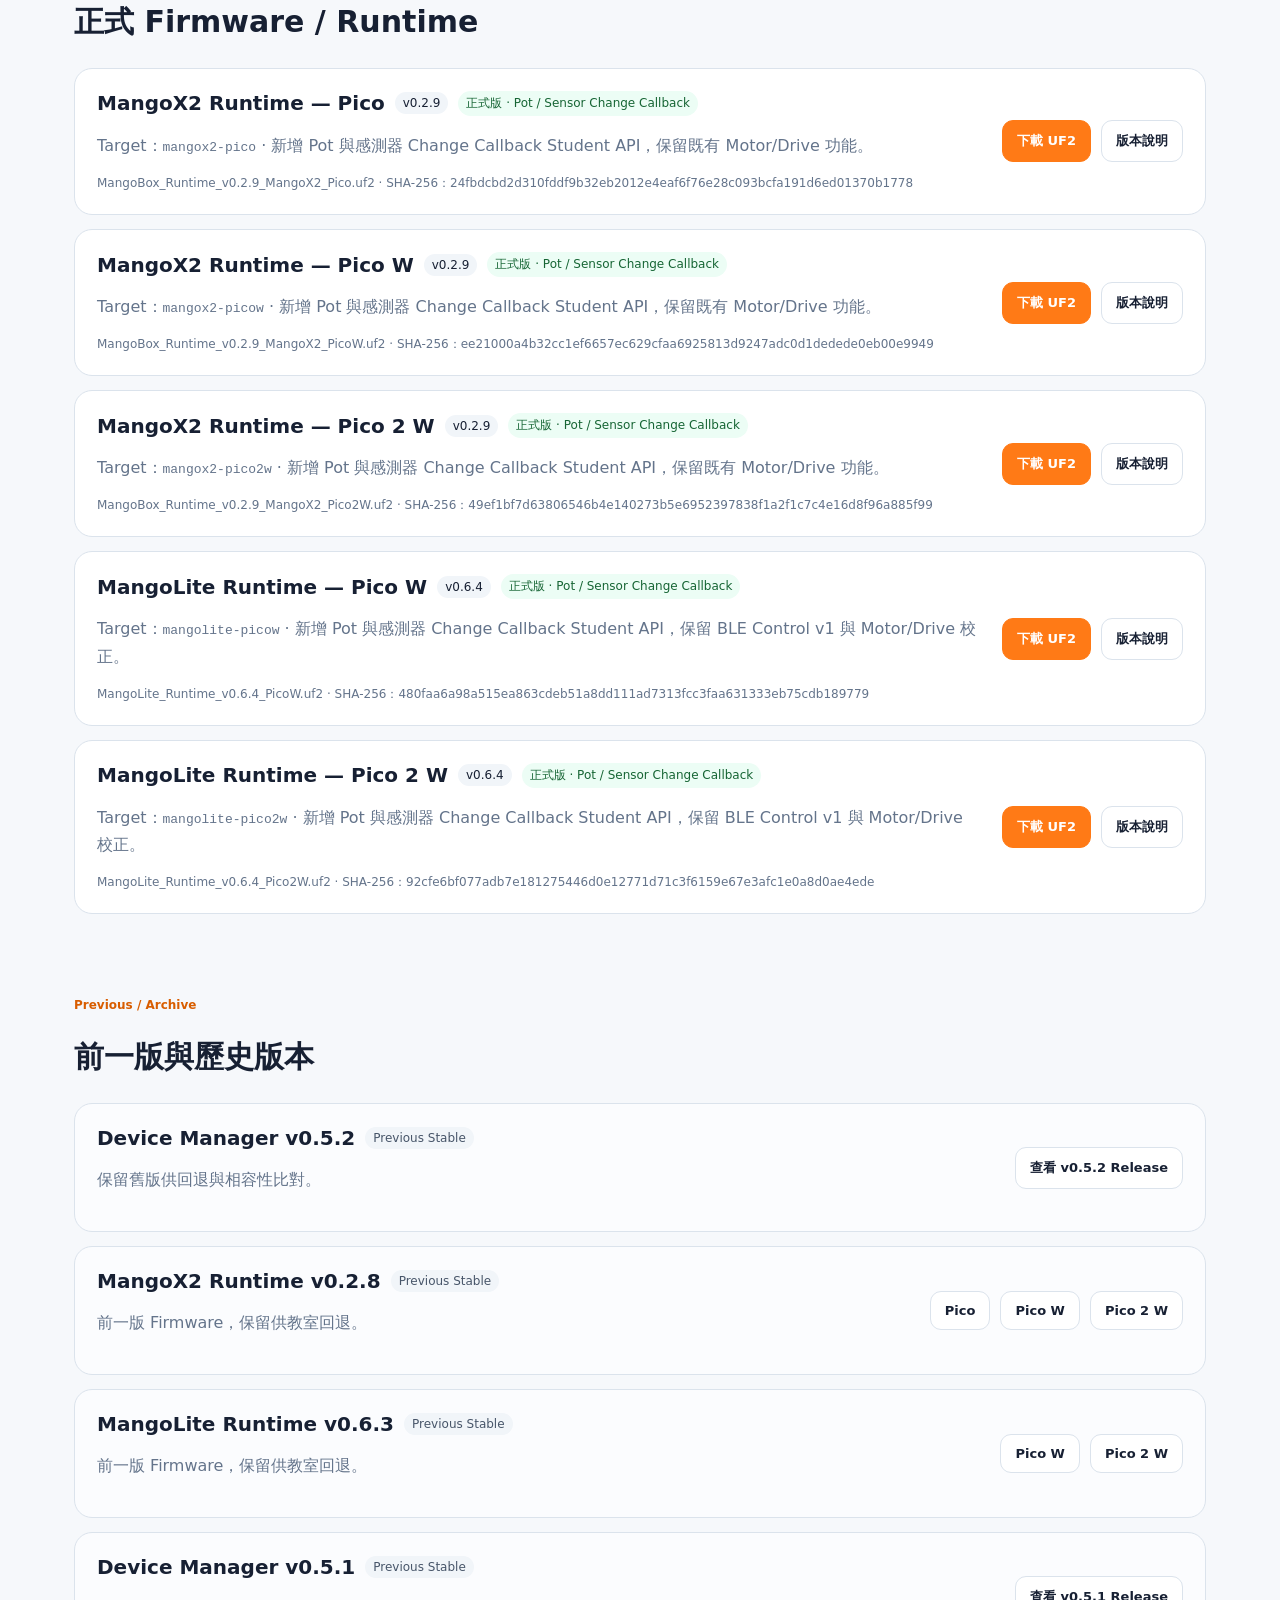
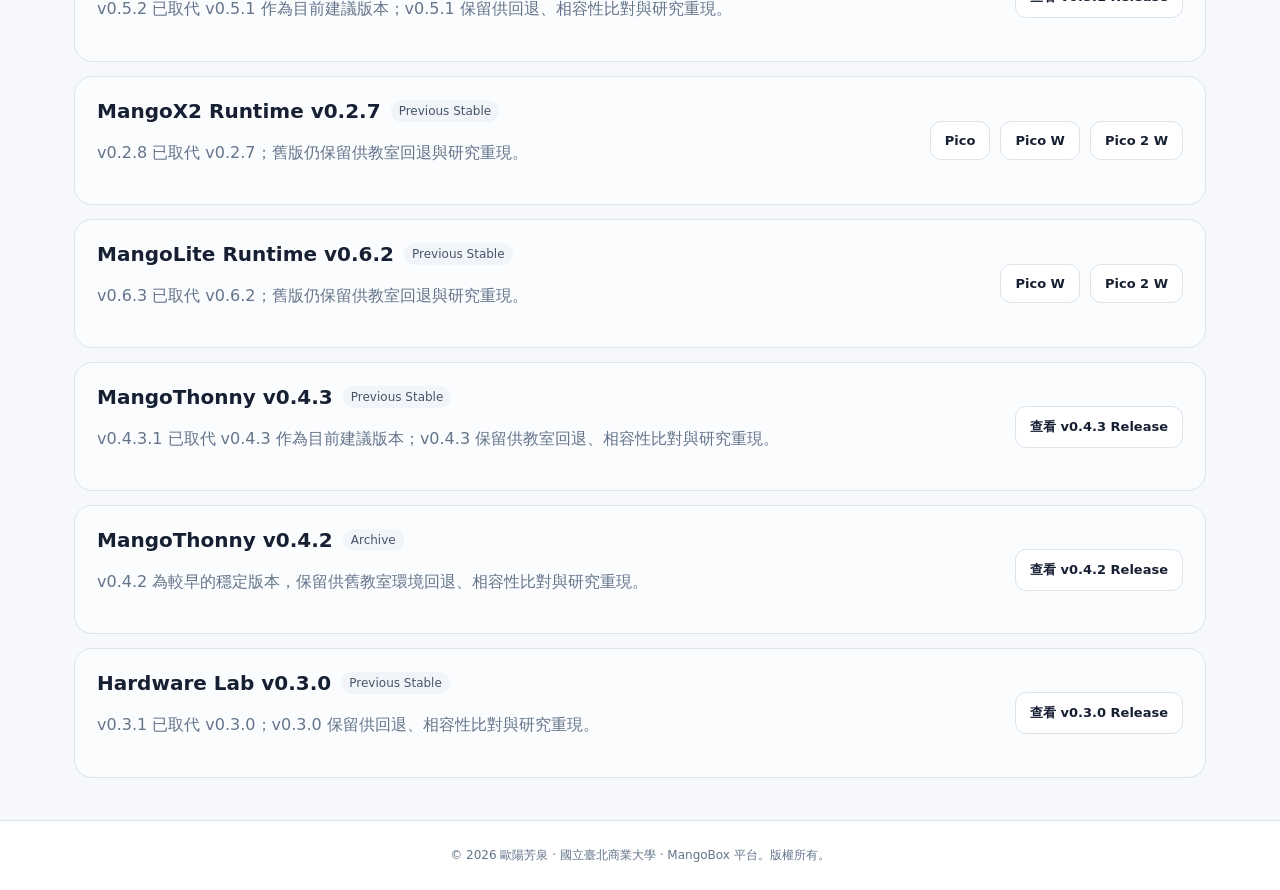
<file: releases/index.html>
<!doctype html>
<html lang="zh-Hant">
<head>
<meta charset="utf-8"><meta name="viewport" content="width=device-width,initial-scale=1"><meta name="description" content="MangoBox 韌體、桌面工具與進階部署元件下載"><title>下載中心｜MangoBox</title>
<style>:root{font-family:Inter,"Noto Sans TC","Microsoft JhengHei",system-ui,sans-serif;color:#172033;background:#f6f8fb;--orange:#ff7a16;--muted:#64748b;--line:#dbe3ec}*{box-sizing:border-box}body{margin:0;background:#f6f8fb}a{color:inherit}.top{max-width:1180px;margin:auto;padding:22px 24px;display:flex;align-items:center;justify-content:space-between;gap:18px;position:relative}.brand{display:flex;align-items:center;gap:13px;text-decoration:none}.brand img{width:48px;height:48px}.brand strong{display:block;font-size:21px}.brand small{display:block;color:var(--muted);font-size:12px}nav{display:flex;gap:18px;flex-wrap:wrap}nav a{text-decoration:none;font-weight:700;font-size:14px}.menu-btn{display:none}.hero,.section{max-width:1180px;margin:auto;padding:42px 24px}.hero h1{font-size:clamp(38px,6vw,66px);margin:8px 0}.hero p,.download-card p{color:var(--muted);line-height:1.7}.status-note{margin-top:20px;padding:16px;background:#f0fdf4;border:1px solid #bbf7d0;border-radius:14px;color:#166534}.eyebrow{font-weight:900;color:#d85d00;font-size:12px}.section h2{font-size:30px}.download-list{display:grid;gap:14px}.download-card{background:white;border:1px solid var(--line);border-radius:18px;padding:22px;display:grid;grid-template-columns:1fr auto;gap:22px;align-items:center}.download-card.archive{background:#fbfcfe}.card-top,.meta,.actions{display:flex;gap:10px;flex-wrap:wrap;align-items:center}.product{font-size:20px;font-weight:900}.version,.badge{font-size:12px;padding:4px 8px;border-radius:999px;background:#f1f5f9}.badge.verified{background:#ecfdf5;color:#166534}.badge.archive{background:#f1f5f9;color:#475569}.meta{overflow-wrap:anywhere;margin-top:10px;color:#64748b;font-size:12px}.btn{padding:11px 14px;border-radius:11px;text-decoration:none;font-weight:900;font-size:13px;border:1px solid var(--line);background:white}.btn.primary{background:var(--orange);color:white;border-color:var(--orange)}footer{border-top:1px solid var(--line);padding:26px;text-align:center;color:var(--muted);background:white;font-size:12px}@media(max-width:820px){.menu-btn{display:block;border:1px solid var(--line);background:white;border-radius:11px;width:42px;height:42px}nav{position:absolute;top:74px;left:16px;right:16px;display:none;flex-direction:column;background:white;border:1px solid var(--line);border-radius:14px;padding:10px;z-index:20}nav.open{display:flex}nav a{padding:10px}.download-card{grid-template-columns:1fr}}</style>
</head><body>
<header class="top"><a class="brand" href="../"><img src="../assets/brand/mangobox-core-refined-64.png" alt="MangoBox"><span><strong>MangoBox</strong><small>下載與版本</small></span></a><nav id="mainNav"><a href="../">首頁</a><a href="../docs/student-guide/site/">線上文件</a><a href="../desktop/mangothonny/">MangoThonny</a><a href="../desktop/device-manager/">裝置管理器</a><a href="../desktop/hardware-lab/">硬體實驗室</a><a href="https://circleoyang.github.io/ouyang-homepage/">個人研究網站</a></nav><button class="menu-btn" id="menuBtn" aria-label="開啟導覽選單">☰</button></header>
<main>
<section class="hero"><div class="eyebrow">MANGOBOX 下載中心</div><h1>韌體與軟體下載</h1><p>這裡提供 MangoBox 平台目前公開的正式 Runtime 與 Windows 桌面工具。正式成品透過 GitHub Releases 發布；Release 頁保留 SHA-256 與版本說明。</p><div class="status-note"><strong>目前正式版：</strong>MangoThonny v0.4.3.1、Device Manager v0.5.3、Hardware Lab v0.3.1、MangoX2 Runtime v0.2.9（三個 target）與 MangoLite Runtime v0.6.4（兩個 target）。</div></section>
<section class="section"><div class="eyebrow">桌面工具</div><h2>Windows 桌面工具</h2><div class="download-list">
<article class="download-card"><div><div class="card-top"><span class="product">MangoThonny</span><span class="version">v0.4.3.1</span><span class="badge verified">正式版 · Assignment Mode / Error Advisor / Learning Log PASS</span></div><p>MangoBox 教學用 Python / MicroPython IDE。v0.4.3.1 強化 Assignment Mode，加入 Project Root 防呆、資源容量政策、繁體中文 source-aware Error Advisor，以及 Advisor 顯示／互動／回饋／下一次 Run 結果的 Learning Log analytics。</p><div class="meta">Installer：MangoThonny-Setup-v0.4.3.1.exe · SHA-256：fa1740dde1f314e18993391a757e48e145ba74785e53dd86464be687955924fc · Portable：MangoThonny-Portable-v0.4.3.1.zip · SHA-256：b34e43209b7aa8dfbd7d9ae343e15617de5b0882e56f60eec08d3c34db6629a6</div></div><div class="actions"><a class="btn primary" href="https://github.com/circleoyang/MangoBox-Platform/releases/download/mangothonny-v0.4.3.1/MangoThonny-Setup-v0.4.3.1.exe">下載 Installer</a><a class="btn" href="https://github.com/circleoyang/MangoBox-Platform/releases/download/mangothonny-v0.4.3.1/MangoThonny-Portable-v0.4.3.1.zip">下載 Portable</a><a class="btn" href="../desktop/mangothonny/guide/">使用說明</a><a class="btn" href="https://github.com/circleoyang/MangoBox-Platform/releases/tag/mangothonny-v0.4.3.1">中／英文版本說明</a></div></article>
<article class="download-card"><div><div class="card-top"><span class="product">MangoBox Device Manager</span><span class="version">v0.5.3</span><span class="badge verified">正式版 · Pot API / Sensor Change / Student Examples</span></div><p>新增 Pot 感測設定、監看與 Student API Python 範例，支援 Light / Sound / Distance / Joystick Change Callback 範例。保留原有 Motor Direction Calibration；Installer 與 Portable 由同一份建置產出。</p><div class="meta">Installer：MangoBox_Device_Manager_v0.5.3_Setup.exe · SHA-256：7a17177e724828be4c1c94dce99855e70ec501954e91765f487de775b4ca2438 · Portable：MangoBox_Device_Manager_v0.5.3_Portable.zip · SHA-256：66fb81a81bebb24017c831c63efafc388010d309a755eff6fda311959c7853eb</div></div><div class="actions"><a class="btn primary" href="https://github.com/circleoyang/MangoBox-Platform/releases/download/device-manager-v0.5.3/MangoBox_Device_Manager_v0.5.3_Setup.exe">下載 Installer</a><a class="btn" href="https://github.com/circleoyang/MangoBox-Platform/releases/download/device-manager-v0.5.3/MangoBox_Device_Manager_v0.5.3_Portable.zip">下載 Portable</a><a class="btn" href="../desktop/device-manager/guide/">使用說明</a><a class="btn" href="https://github.com/circleoyang/MangoBox-Platform/releases/tag/device-manager-v0.5.3">版本說明</a></div></article>
<article class="download-card"><div><div class="card-top"><span class="product">MangoBox Hardware Lab</span><span class="version">v0.3.1</span><span class="badge verified">正式版 · taskbar smoke PASS</span></div><p>韌體與裝置生命週期工具，包含 Firmware Update、Clean Flash、Factory Reset 輔助、Recovery／Deep Rescue 與教師套件部署。v0.3.1 桌面工具維持穩定，現行 five-target bundle 已對齊 MangoX2 v0.2.8 與 MangoLite v0.6.3。</p><div class="meta">Installer：MangoBox_Hardware_Lab_v0.3.1_Setup.exe · SHA-256：8844b2348f9c9f405d1f31c0e3452139e1aac74c717335ef42ebd00eaf2f2da2 · Portable：MangoBox_Hardware_Lab_v0.3.1_Portable.zip · SHA-256：3682ee5f521c4356c7db186f6365d5aabd5a820f36893ac835b98463ec5d444c</div></div><div class="actions"><a class="btn primary" href="https://github.com/circleoyang/MangoBox-Platform/releases/download/hardware-lab-v0.3.1/MangoBox_Hardware_Lab_v0.3.1_Setup.exe">下載 Installer</a><a class="btn" href="https://github.com/circleoyang/MangoBox-Platform/releases/download/hardware-lab-v0.3.1/MangoBox_Hardware_Lab_v0.3.1_Portable.zip">下載 Portable</a><a class="btn" href="../desktop/hardware-lab/guide/">使用說明</a><a class="btn" href="https://github.com/circleoyang/MangoBox-Platform/releases/tag/hardware-lab-v0.3.1">版本說明</a></div></article>
</div></section>
<section class="section"><div class="eyebrow">Runtime</div><h2>正式 Firmware / Runtime</h2><div class="download-list">
<article class="download-card"><div><div class="card-top"><span class="product">MangoX2 Runtime — Pico</span><span class="version">v0.2.9</span><span class="badge verified">正式版 · Pot / Sensor Change Callback</span></div><p>Target：<code>mangox2-pico</code> · 新增 Pot 與感測器 Change Callback Student API，保留既有 Motor/Drive 功能。</p><div class="meta">MangoBox_Runtime_v0.2.9_MangoX2_Pico.uf2 · SHA-256：24fbdcbd2d310fddf9b32eb2012e4eaf6f76e28c093bcfa191d6ed01370b1778</div></div><div class="actions"><a class="btn primary" href="https://github.com/circleoyang/MangoBox-Platform/releases/download/mangox2-pico-v0.2.9/MangoBox_Runtime_v0.2.9_MangoX2_Pico.uf2">下載 UF2</a><a class="btn" href="https://github.com/circleoyang/MangoBox-Platform/releases/tag/mangox2-pico-v0.2.9">版本說明</a></div></article>
<article class="download-card"><div><div class="card-top"><span class="product">MangoX2 Runtime — Pico W</span><span class="version">v0.2.9</span><span class="badge verified">正式版 · Pot / Sensor Change Callback</span></div><p>Target：<code>mangox2-picow</code> · 新增 Pot 與感測器 Change Callback Student API，保留既有 Motor/Drive 功能。</p><div class="meta">MangoBox_Runtime_v0.2.9_MangoX2_PicoW.uf2 · SHA-256：ee21000a4b32cc1ef6657ec629cfaa6925813d9247adc0d1dedede0eb00e9949</div></div><div class="actions"><a class="btn primary" href="https://github.com/circleoyang/MangoBox-Platform/releases/download/mangox2-picow-v0.2.9/MangoBox_Runtime_v0.2.9_MangoX2_PicoW.uf2">下載 UF2</a><a class="btn" href="https://github.com/circleoyang/MangoBox-Platform/releases/tag/mangox2-picow-v0.2.9">版本說明</a></div></article>
<article class="download-card"><div><div class="card-top"><span class="product">MangoX2 Runtime — Pico 2 W</span><span class="version">v0.2.9</span><span class="badge verified">正式版 · Pot / Sensor Change Callback</span></div><p>Target：<code>mangox2-pico2w</code> · 新增 Pot 與感測器 Change Callback Student API，保留既有 Motor/Drive 功能。</p><div class="meta">MangoBox_Runtime_v0.2.9_MangoX2_Pico2W.uf2 · SHA-256：49ef1bf7d63806546b4e140273b5e6952397838f1a2f1c7c4e16d8f96a885f99</div></div><div class="actions"><a class="btn primary" href="https://github.com/circleoyang/MangoBox-Platform/releases/download/mangox2-pico2w-v0.2.9/MangoBox_Runtime_v0.2.9_MangoX2_Pico2W.uf2">下載 UF2</a><a class="btn" href="https://github.com/circleoyang/MangoBox-Platform/releases/tag/mangox2-pico2w-v0.2.9">版本說明</a></div></article>
<article class="download-card"><div><div class="card-top"><span class="product">MangoLite Runtime — Pico W</span><span class="version">v0.6.4</span><span class="badge verified">正式版 · Pot / Sensor Change Callback</span></div><p>Target：<code>mangolite-picow</code> · 新增 Pot 與感測器 Change Callback Student API，保留 BLE Control v1 與 Motor/Drive 校正。</p><div class="meta">MangoLite_Runtime_v0.6.4_PicoW.uf2 · SHA-256：480faa6a98a515ea863cdeb51a8dd111ad7313fcc3faa631333eb75cdb189779</div></div><div class="actions"><a class="btn primary" href="https://github.com/circleoyang/MangoBox-Platform/releases/download/mangolite-picow-v0.6.4/MangoLite_Runtime_v0.6.4_PicoW.uf2">下載 UF2</a><a class="btn" href="https://github.com/circleoyang/MangoBox-Platform/releases/tag/mangolite-picow-v0.6.4">版本說明</a></div></article>
<article class="download-card"><div><div class="card-top"><span class="product">MangoLite Runtime — Pico 2 W</span><span class="version">v0.6.4</span><span class="badge verified">正式版 · Pot / Sensor Change Callback</span></div><p>Target：<code>mangolite-pico2w</code> · 新增 Pot 與感測器 Change Callback Student API，保留 BLE Control v1 與 Motor/Drive 校正。</p><div class="meta">MangoLite_Runtime_v0.6.4_Pico2W.uf2 · SHA-256：92cfe6bf077adb7e181275446d0e12771d71c3f6159e67e3afc1e0a8d0ae4ede</div></div><div class="actions"><a class="btn primary" href="https://github.com/circleoyang/MangoBox-Platform/releases/download/mangolite-pico2w-v0.6.4/MangoLite_Runtime_v0.6.4_Pico2W.uf2">下載 UF2</a><a class="btn" href="https://github.com/circleoyang/MangoBox-Platform/releases/tag/mangolite-pico2w-v0.6.4">版本說明</a></div></article>
</div></section>
<section class="section"><div class="eyebrow">Previous / Archive</div><h2>前一版與歷史版本</h2><div class="download-list">
<article class="download-card archive"><div><div class="card-top"><span class="product">Device Manager v0.5.2</span><span class="badge archive">Previous Stable</span></div><p>保留舊版供回退與相容性比對。</p></div><div class="actions"><a class="btn" href="https://github.com/circleoyang/MangoBox-Platform/releases/tag/device-manager-v0.5.2">查看 v0.5.2 Release</a></div></article>
<article class="download-card archive"><div><div class="card-top"><span class="product">MangoX2 Runtime v0.2.8</span><span class="badge archive">Previous Stable</span></div><p>前一版 Firmware，保留供教室回退。</p></div><div class="actions"><a class="btn" href="https://github.com/circleoyang/MangoBox-Platform/releases/tag/mangox2-pico-v0.2.8">Pico</a><a class="btn" href="https://github.com/circleoyang/MangoBox-Platform/releases/tag/mangox2-picow-v0.2.8">Pico W</a><a class="btn" href="https://github.com/circleoyang/MangoBox-Platform/releases/tag/mangox2-pico2w-v0.2.8">Pico 2 W</a></div></article>
<article class="download-card archive"><div><div class="card-top"><span class="product">MangoLite Runtime v0.6.3</span><span class="badge archive">Previous Stable</span></div><p>前一版 Firmware，保留供教室回退。</p></div><div class="actions"><a class="btn" href="https://github.com/circleoyang/MangoBox-Platform/releases/tag/mangolite-picow-v0.6.3">Pico W</a><a class="btn" href="https://github.com/circleoyang/MangoBox-Platform/releases/tag/mangolite-pico2w-v0.6.3">Pico 2 W</a></div></article>
<article class="download-card archive"><div><div class="card-top"><span class="product">Device Manager v0.5.1</span><span class="badge archive">Previous Stable</span></div><p>v0.5.2 已取代 v0.5.1 作為目前建議版本；v0.5.1 保留供回退、相容性比對與研究重現。</p></div><div class="actions"><a class="btn" href="https://github.com/circleoyang/MangoBox-Platform/releases/tag/device-manager-v0.5.1">查看 v0.5.1 Release</a></div></article>
<article class="download-card archive"><div><div class="card-top"><span class="product">MangoX2 Runtime v0.2.7</span><span class="badge archive">Previous Stable</span></div><p>v0.2.8 已取代 v0.2.7；舊版仍保留供教室回退與研究重現。</p></div><div class="actions"><a class="btn" href="https://github.com/circleoyang/MangoBox-Platform/releases/tag/mangox2-pico-v0.2.7">Pico</a><a class="btn" href="https://github.com/circleoyang/MangoBox-Platform/releases/tag/mangox2-picow-v0.2.7">Pico W</a><a class="btn" href="https://github.com/circleoyang/MangoBox-Platform/releases/tag/mangox2-pico2w-v0.2.7">Pico 2 W</a></div></article>
<article class="download-card archive"><div><div class="card-top"><span class="product">MangoLite Runtime v0.6.2</span><span class="badge archive">Previous Stable</span></div><p>v0.6.3 已取代 v0.6.2；舊版仍保留供教室回退與研究重現。</p></div><div class="actions"><a class="btn" href="https://github.com/circleoyang/MangoBox-Platform/releases/tag/mangolite-picow-v0.6.2">Pico W</a><a class="btn" href="https://github.com/circleoyang/MangoBox-Platform/releases/tag/mangolite-pico2w-v0.6.2">Pico 2 W</a></div></article>
<article class="download-card archive"><div><div class="card-top"><span class="product">MangoThonny v0.4.3</span><span class="badge archive">Previous Stable</span></div><p>v0.4.3.1 已取代 v0.4.3 作為目前建議版本；v0.4.3 保留供教室回退、相容性比對與研究重現。</p></div><div class="actions"><a class="btn" href="https://github.com/circleoyang/MangoBox-Platform/releases/tag/mangothonny-v0.4.3">查看 v0.4.3 Release</a></div></article>
<article class="download-card archive"><div><div class="card-top"><span class="product">MangoThonny v0.4.2</span><span class="badge archive">Archive</span></div><p>v0.4.2 為較早的穩定版本，保留供舊教室環境回退、相容性比對與研究重現。</p></div><div class="actions"><a class="btn" href="https://github.com/circleoyang/MangoBox-Platform/releases/tag/mangothonny-v0.4.2">查看 v0.4.2 Release</a></div></article>
<article class="download-card archive"><div><div class="card-top"><span class="product">Hardware Lab v0.3.0</span><span class="badge archive">Previous Stable</span></div><p>v0.3.1 已取代 v0.3.0；v0.3.0 保留供回退、相容性比對與研究重現。</p></div><div class="actions"><a class="btn" href="https://github.com/circleoyang/MangoBox-Platform/releases/tag/hardware-lab-v0.3.0">查看 v0.3.0 Release</a></div></article>
</div></section>
</main><footer>© 2026 歐陽芳泉 · 國立臺北商業大學 · MangoBox 平台。版權所有。</footer><script>const btn=document.getElementById('menuBtn'),nav=document.getElementById('mainNav');btn?.addEventListener('click',()=>{const o=nav.classList.toggle('open');btn.textContent=o?'✕':'☰'});nav?.addEventListener('click',()=>{nav.classList.remove('open');btn.textContent='☰'});</script></body></html>
</file>
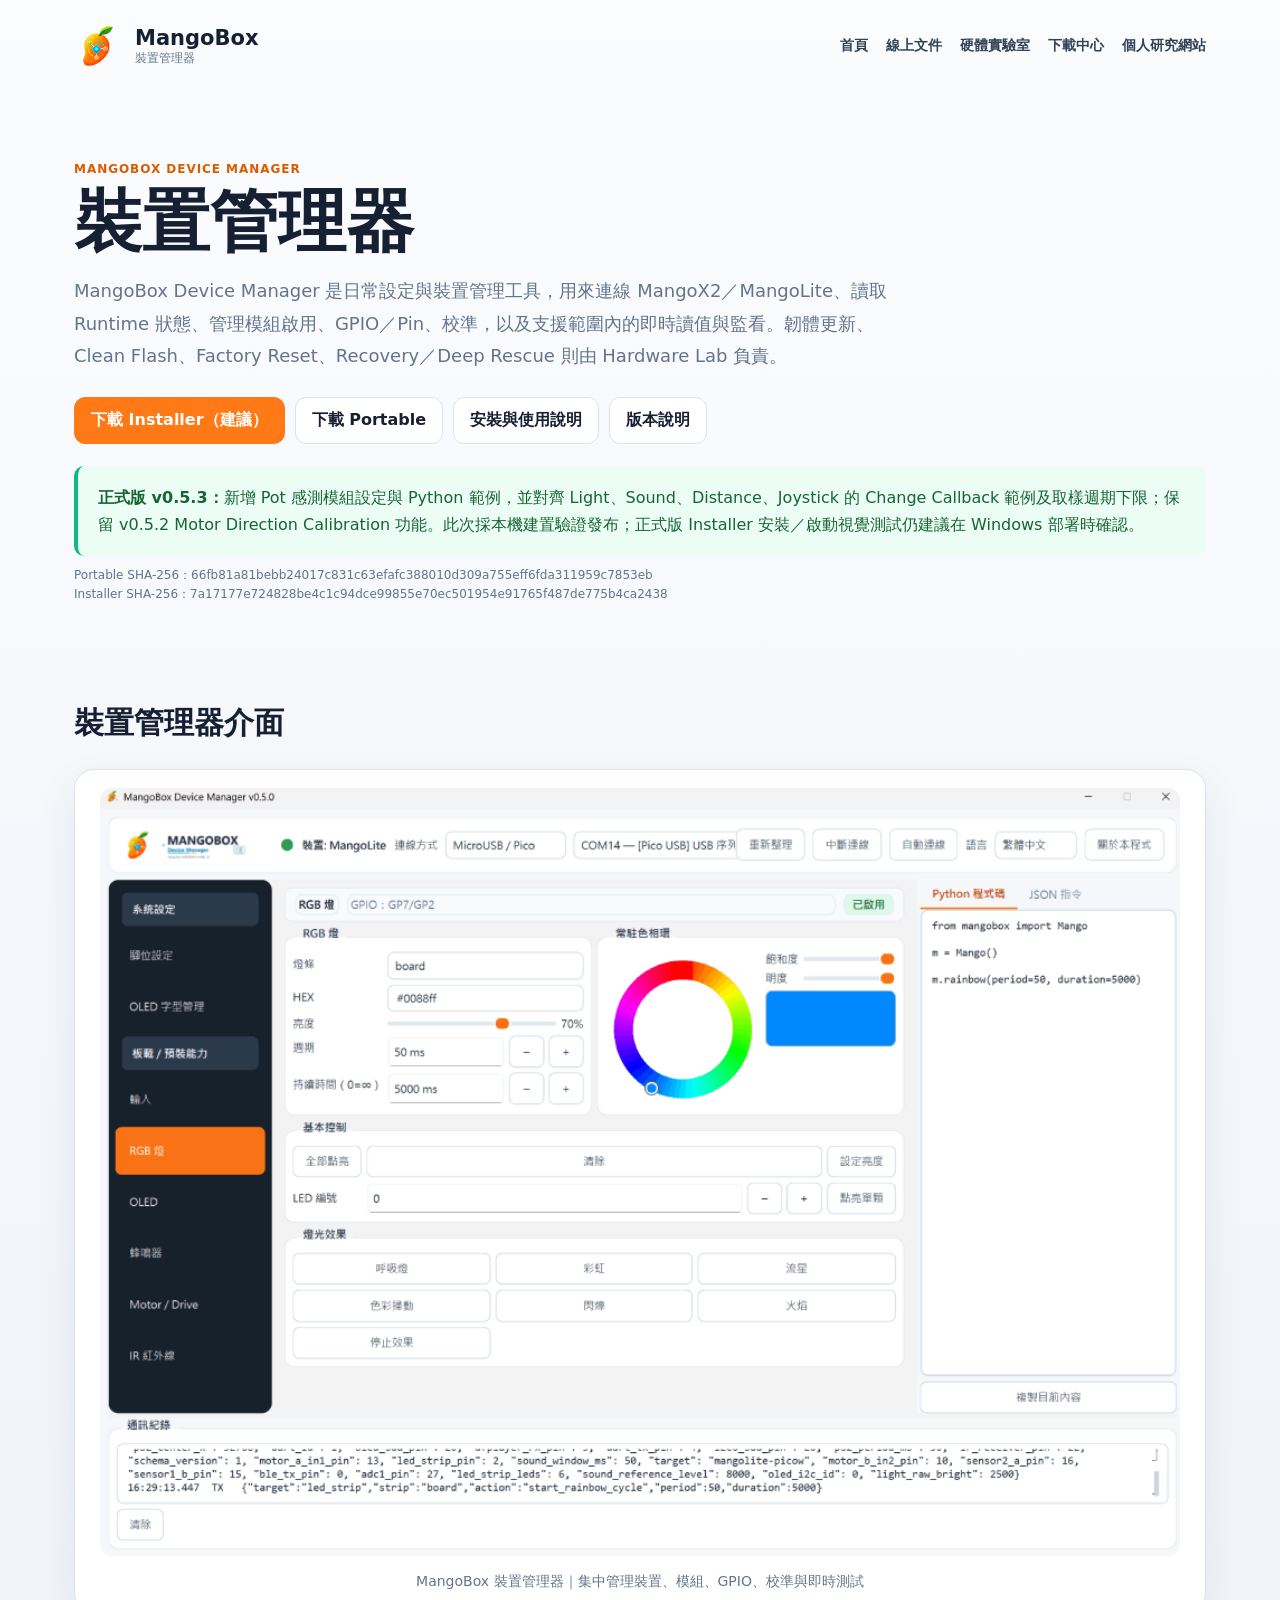
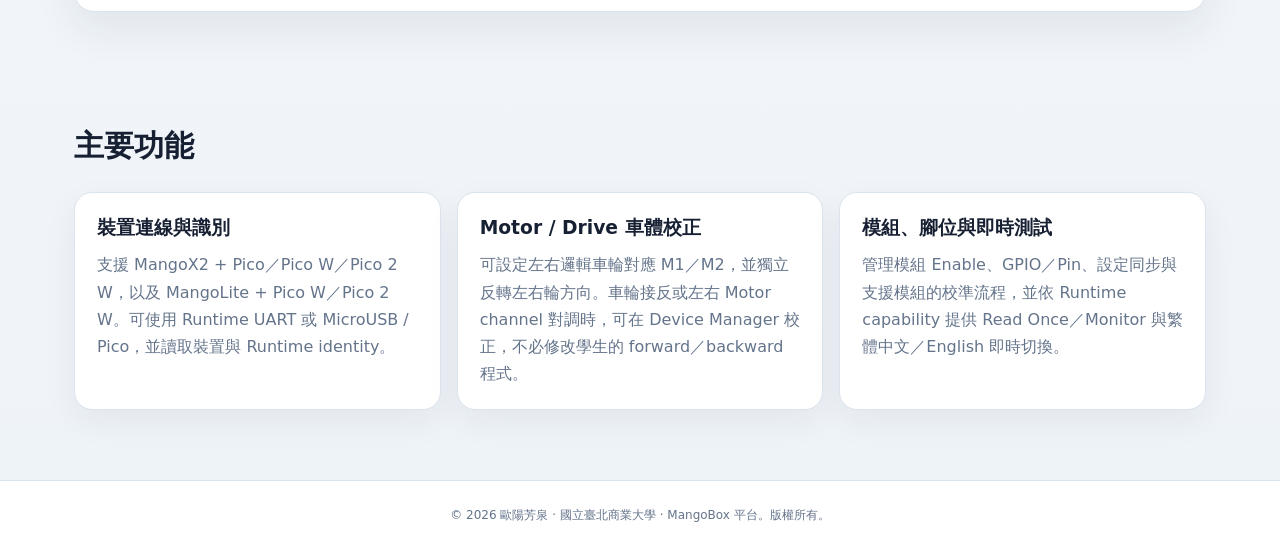
<file: desktop/device-manager/index.html>
<!doctype html>
<html lang="zh-Hant">
<head>
  <meta charset="utf-8">
  <meta name="viewport" content="width=device-width, initial-scale=1">
  <meta name="description" content="MangoBox Device Manager v0.5.3 正式版產品資訊與下載">
  <title>裝置管理器｜MangoBox</title>
  <style>
    :root{font-family:Inter,"Noto Sans TC","Microsoft JhengHei",system-ui,sans-serif;color:#172033;background:#f6f8fb;--orange:#ff7a16;--cyan:#13b8d4;--muted:#64748b;--line:#dbe3ec}*{box-sizing:border-box}body{margin:0;background:linear-gradient(180deg,#fbfcfe,#f4f7fb 45%,#eef3f8)}a{color:inherit}.top{max-width:1180px;margin:auto;padding:22px 24px;display:flex;align-items:center;justify-content:space-between;gap:18px;position:relative}.brand{display:flex;align-items:center;gap:13px;text-decoration:none}.brand img{width:48px;height:48px}.brand strong{display:block;font-size:21px}.brand small{display:block;color:var(--muted);font-size:12px}nav{display:flex;gap:18px;flex-wrap:wrap}nav a{text-decoration:none;color:#334155;font-weight:700;font-size:14px}.menu-btn{display:none;border:1px solid var(--line);background:white;border-radius:11px;width:42px;height:42px;font-size:20px}.hero,.section{max-width:1180px;margin:auto;padding-left:24px;padding-right:24px}.hero{padding-top:70px;padding-bottom:54px}.eyebrow{font-size:12px;font-weight:900;color:#d85d00;letter-spacing:.08em}.hero h1{font-size:clamp(40px,6vw,68px);line-height:1.05;margin:10px 0 16px}.hero p{max-width:850px;font-size:18px;line-height:1.8;color:var(--muted)}.actions{display:flex;gap:10px;flex-wrap:wrap;margin-top:24px}.btn{padding:12px 16px;border-radius:11px;text-decoration:none;font-weight:900;border:1px solid var(--line);background:white}.btn.primary{background:var(--orange);border-color:var(--orange);color:white}.section{padding-top:20px;padding-bottom:70px}.section h2{font-size:30px}.grid{display:grid;grid-template-columns:repeat(3,1fr);gap:16px}.card{background:white;border:1px solid var(--line);border-radius:18px;padding:22px;box-shadow:0 12px 34px rgba(30,41,59,.06)}.card h3{margin:0 0 10px}.card p{margin:0;color:var(--muted);line-height:1.7}.status{padding:18px 20px;background:#ecfdf5;border-left:4px solid #10b981;border-radius:10px;color:#166534;line-height:1.7;margin-top:22px}.meta{margin-top:10px;font-size:12px;line-height:1.6;color:#64748b;overflow-wrap:anywhere}.product-shot{margin:0;background:white;border:1px solid var(--line);border-radius:20px;padding:18px;box-shadow:0 16px 42px rgba(30,41,59,.08);text-align:center}.product-shot a{display:block}.product-shot img{display:block;width:min(100%,1080px);height:auto;margin:auto;border-radius:12px;transition:transform .18s ease,box-shadow .18s ease}.product-shot a:hover img{transform:translateY(-2px);box-shadow:0 14px 30px rgba(30,41,59,.12)}.product-shot figcaption{margin-top:14px;color:var(--muted);font-size:14px;line-height:1.6}footer{border-top:1px solid var(--line);padding:26px 24px;color:var(--muted);text-align:center;background:white;font-size:12px}@media(max-width:820px){.menu-btn{display:block}nav{position:absolute;top:74px;left:16px;right:16px;display:none;flex-direction:column;background:white;border:1px solid var(--line);border-radius:14px;padding:10px;box-shadow:0 20px 45px rgba(30,41,59,.12);z-index:20}nav.open{display:flex}nav a{padding:10px 12px}.grid{grid-template-columns:1fr}.hero{padding-top:40px}.product-shot{padding:10px;border-radius:16px}.product-shot img{border-radius:9px}}
  </style>
</head>
<body>
<header class="top"><a class="brand" href="../../"><img src="../../assets/brand/mangobox-core-refined-64.png" alt="MangoBox"><span><strong>MangoBox</strong><small>裝置管理器</small></span></a><nav id="mainNav"><a href="../../">首頁</a><a href="../../docs/student-guide/site/">線上文件</a><a href="../hardware-lab/">硬體實驗室</a><a href="../../releases/">下載中心</a><a href="https://circleoyang.github.io/ouyang-homepage/">個人研究網站</a></nav><button class="menu-btn" id="menuBtn" type="button" aria-label="開啟導覽選單" aria-expanded="false">☰</button></header>
<main>
<section class="hero"><div class="eyebrow">MANGOBOX DEVICE MANAGER</div><h1>裝置管理器</h1><p>MangoBox Device Manager 是日常設定與裝置管理工具，用來連線 MangoX2／MangoLite、讀取 Runtime 狀態、管理模組啟用、GPIO／Pin、校準，以及支援範圍內的即時讀值與監看。韌體更新、Clean Flash、Factory Reset、Recovery／Deep Rescue 則由 Hardware Lab 負責。</p><div class="actions"><a class="btn primary" href="https://github.com/circleoyang/MangoBox-Platform/releases/download/device-manager-v0.5.3/MangoBox_Device_Manager_v0.5.3_Setup.exe">下載 Installer（建議）</a><a class="btn" href="https://github.com/circleoyang/MangoBox-Platform/releases/download/device-manager-v0.5.3/MangoBox_Device_Manager_v0.5.3_Portable.zip">下載 Portable</a><a class="btn" href="guide/">安裝與使用說明</a><a class="btn" href="https://github.com/circleoyang/MangoBox-Platform/releases/tag/device-manager-v0.5.3">版本說明</a></div><div class="status"><strong>正式版 v0.5.3：</strong>新增 Pot 感測模組設定與 Python 範例，並對齊 Light、Sound、Distance、Joystick 的 Change Callback 範例及取樣週期下限；保留 v0.5.2 Motor Direction Calibration 功能。此次採本機建置驗證發布；正式版 Installer 安裝／啟動視覺測試仍建議在 Windows 部署時確認。</div><div class="meta">Portable SHA-256：66fb81a81bebb24017c831c63efafc388010d309a755eff6fda311959c7853eb<br>Installer SHA-256：7a17177e724828be4c1c94dce99855e70ec501954e91765f487de775b4ca2438</div></section>
<section class="section"><h2>裝置管理器介面</h2><figure class="product-shot"><a href="../../assets/home/DM.png" target="_blank" rel="noopener"><img src="../../assets/home/DM.png" alt="MangoBox 裝置管理器介面"></a><figcaption>MangoBox 裝置管理器｜集中管理裝置、模組、GPIO、校準與即時測試</figcaption></figure></section>
<section class="section"><h2>主要功能</h2><div class="grid"><article class="card"><h3>裝置連線與識別</h3><p>支援 MangoX2 + Pico／Pico W／Pico 2 W，以及 MangoLite + Pico W／Pico 2 W。可使用 Runtime UART 或 MicroUSB / Pico，並讀取裝置與 Runtime identity。</p></article><article class="card"><h3>Motor / Drive 車體校正</h3><p>可設定左右邏輯車輪對應 M1／M2，並獨立反轉左右輪方向。車輪接反或左右 Motor channel 對調時，可在 Device Manager 校正，不必修改學生的 forward／backward 程式。</p></article><article class="card"><h3>模組、腳位與即時測試</h3><p>管理模組 Enable、GPIO／Pin、設定同步與支援模組的校準流程，並依 Runtime capability 提供 Read Once／Monitor 與繁體中文／English 即時切換。</p></article></div></section>
</main>
<footer>© 2026 歐陽芳泉 · 國立臺北商業大學 · MangoBox 平台。版權所有。</footer>
<script>const btn=document.getElementById('menuBtn'),nav=document.getElementById('mainNav');btn?.addEventListener('click',()=>{const o=nav.classList.toggle('open');btn.setAttribute('aria-expanded',String(o));btn.textContent=o?'✕':'☰'});nav?.addEventListener('click',()=>{nav.classList.remove('open');btn.setAttribute('aria-expanded','false');btn.textContent='☰'});</script>
</body></html>
</file>
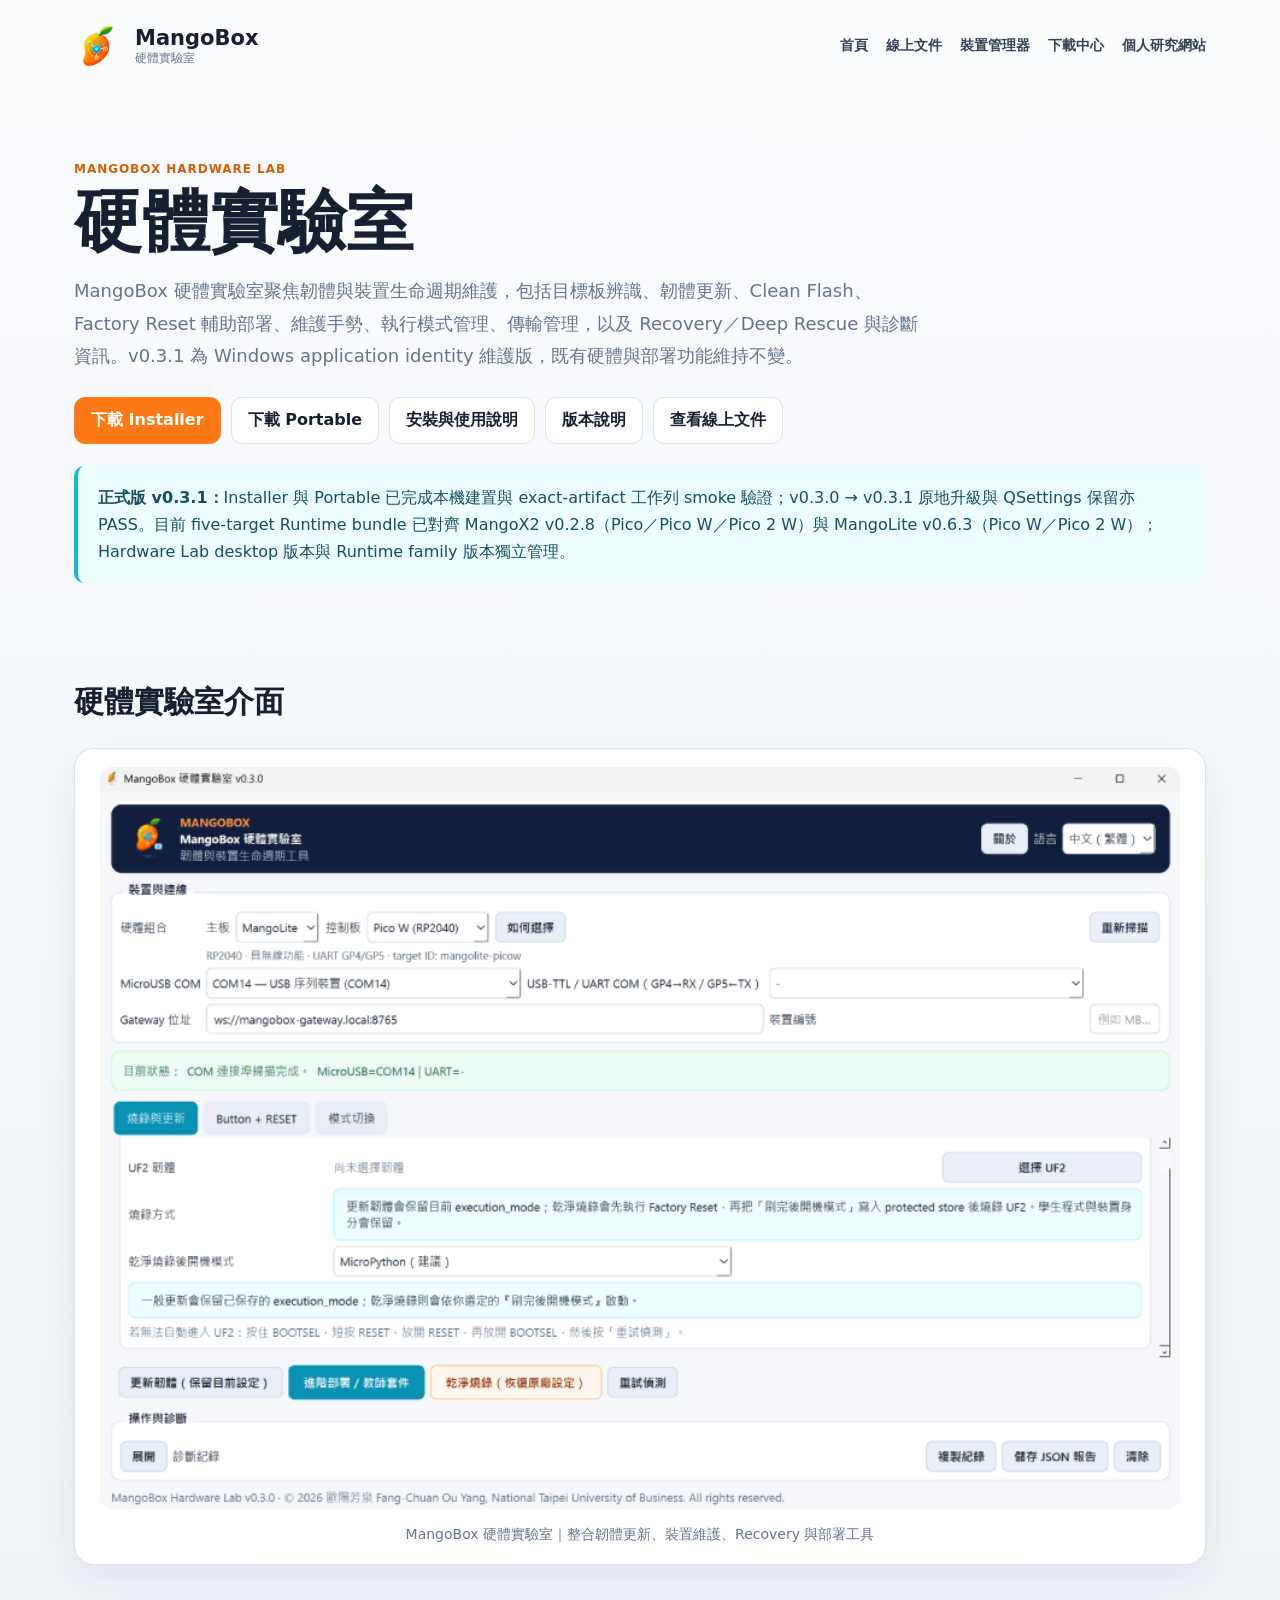
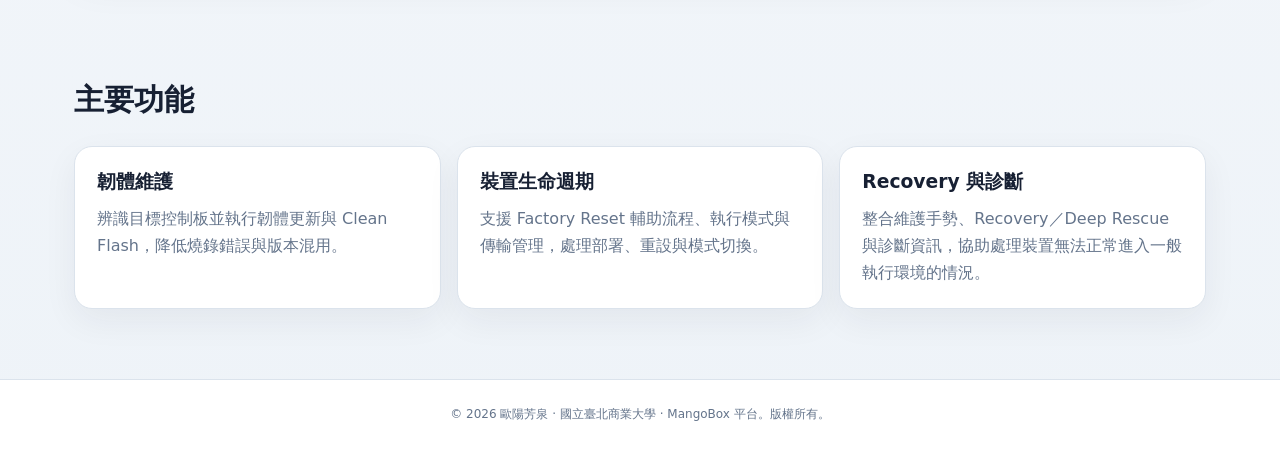
<file: desktop/hardware-lab/index.html>
<!doctype html>
<html lang="zh-Hant">
<head>
  <meta charset="utf-8"><meta name="viewport" content="width=device-width, initial-scale=1"><meta name="description" content="MangoBox 硬體實驗室產品資訊與版本狀態"><title>硬體實驗室｜MangoBox</title>
  <style>:root{font-family:Inter,"Noto Sans TC","Microsoft JhengHei",system-ui,sans-serif;color:#172033;background:#f6f8fb;--orange:#ff7a16;--cyan:#13b8d4;--muted:#64748b;--line:#dbe3ec}*{box-sizing:border-box}body{margin:0;background:linear-gradient(180deg,#fbfcfe,#f4f7fb 45%,#eef3f8)}a{color:inherit}.top{max-width:1180px;margin:auto;padding:22px 24px;display:flex;align-items:center;justify-content:space-between;gap:18px;position:relative}.brand{display:flex;align-items:center;gap:13px;text-decoration:none}.brand img{width:48px;height:48px}.brand strong{display:block;font-size:21px}.brand small{display:block;color:var(--muted);font-size:12px}nav{display:flex;gap:18px;flex-wrap:wrap}nav a{text-decoration:none;color:#334155;font-weight:700;font-size:14px}.menu-btn{display:none;border:1px solid var(--line);background:white;border-radius:11px;width:42px;height:42px;font-size:20px}.hero,.section{max-width:1180px;margin:auto;padding-left:24px;padding-right:24px}.hero{padding-top:70px;padding-bottom:54px}.eyebrow{font-size:12px;font-weight:900;color:#d85d00;letter-spacing:.08em}.hero h1{font-size:clamp(40px,6vw,68px);line-height:1.05;margin:10px 0 16px}.hero p{max-width:850px;font-size:18px;line-height:1.8;color:var(--muted)}.actions{display:flex;gap:10px;flex-wrap:wrap;margin-top:24px}.btn{padding:12px 16px;border-radius:11px;text-decoration:none;font-weight:900;border:1px solid var(--line);background:white}.btn.primary{background:var(--orange);border-color:var(--orange);color:white}.section{padding-top:20px;padding-bottom:70px}.section h2{font-size:30px}.grid{display:grid;grid-template-columns:repeat(3,1fr);gap:16px}.card{background:white;border:1px solid var(--line);border-radius:18px;padding:22px;box-shadow:0 12px 34px rgba(30,41,59,.06)}.card h3{margin:0 0 10px}.card p{margin:0;color:var(--muted);line-height:1.7}.status{padding:18px 20px;background:#ecfeff;border-left:4px solid var(--cyan);border-radius:10px;color:#164e63;line-height:1.7;margin-top:22px}.product-shot{margin:0;background:white;border:1px solid var(--line);border-radius:20px;padding:18px;box-shadow:0 16px 42px rgba(30,41,59,.08);text-align:center}.product-shot a{display:block}.product-shot img{display:block;width:min(100%,1080px);height:auto;margin:auto;border-radius:12px;transition:transform .18s ease,box-shadow .18s ease}.product-shot a:hover img{transform:translateY(-2px);box-shadow:0 14px 30px rgba(30,41,59,.12)}.product-shot figcaption{margin-top:14px;color:var(--muted);font-size:14px;line-height:1.6}footer{border-top:1px solid var(--line);padding:26px 24px;color:var(--muted);text-align:center;background:white;font-size:12px}@media(max-width:820px){.menu-btn{display:block}nav{position:absolute;top:74px;left:16px;right:16px;display:none;flex-direction:column;background:white;border:1px solid var(--line);border-radius:14px;padding:10px;box-shadow:0 20px 45px rgba(30,41,59,.12);z-index:20}nav.open{display:flex}nav a{padding:10px 12px}.grid{grid-template-columns:1fr}.hero{padding-top:40px}.product-shot{padding:10px;border-radius:16px}.product-shot img{border-radius:9px}}</style>
</head><body>
<header class="top"><a class="brand" href="../../"><img src="../../assets/brand/mangobox-core-refined-64.png" alt="MangoBox"><span><strong>MangoBox</strong><small>硬體實驗室</small></span></a><nav id="mainNav"><a href="../../">首頁</a><a href="../../docs/student-guide/site/">線上文件</a><a href="../device-manager/">裝置管理器</a><a href="../../releases/">下載中心</a><a href="https://circleoyang.github.io/ouyang-homepage/">個人研究網站</a></nav><button class="menu-btn" id="menuBtn" type="button" aria-label="開啟導覽選單" aria-expanded="false">☰</button></header>
<main><section class="hero"><div class="eyebrow">MANGOBOX HARDWARE LAB</div><h1>硬體實驗室</h1><p>MangoBox 硬體實驗室聚焦韌體與裝置生命週期維護，包括目標板辨識、韌體更新、Clean Flash、Factory Reset 輔助部署、維護手勢、執行模式管理、傳輸管理，以及 Recovery／Deep Rescue 與診斷資訊。v0.3.1 為 Windows application identity 維護版，既有硬體與部署功能維持不變。</p><div class="actions"><a class="btn primary" href="https://github.com/circleoyang/MangoBox-Platform/releases/download/hardware-lab-v0.3.1/MangoBox_Hardware_Lab_v0.3.1_Setup.exe">下載 Installer</a><a class="btn" href="https://github.com/circleoyang/MangoBox-Platform/releases/download/hardware-lab-v0.3.1/MangoBox_Hardware_Lab_v0.3.1_Portable.zip">下載 Portable</a><a class="btn" href="guide/">安裝與使用說明</a><a class="btn" href="https://github.com/circleoyang/MangoBox-Platform/releases/tag/hardware-lab-v0.3.1">版本說明</a><a class="btn" href="../../docs/student-guide/site/">查看線上文件</a></div><div class="status"><strong>正式版 v0.3.1：</strong>Installer 與 Portable 已完成本機建置與 exact-artifact 工作列 smoke 驗證；v0.3.0 → v0.3.1 原地升級與 QSettings 保留亦 PASS。目前 five-target Runtime bundle 已對齊 MangoX2 v0.2.8（Pico／Pico W／Pico 2 W）與 MangoLite v0.6.3（Pico W／Pico 2 W）；Hardware Lab desktop 版本與 Runtime family 版本獨立管理。</div></section>
<section class="section"><h2>硬體實驗室介面</h2><figure class="product-shot"><a href="../../assets/home/HL.png" target="_blank" rel="noopener"><img src="../../assets/home/HL.png" alt="MangoBox 硬體實驗室介面"></a><figcaption>MangoBox 硬體實驗室｜整合韌體更新、裝置維護、Recovery 與部署工具</figcaption></figure></section>
<section class="section"><h2>主要功能</h2><div class="grid"><article class="card"><h3>韌體維護</h3><p>辨識目標控制板並執行韌體更新與 Clean Flash，降低燒錄錯誤與版本混用。</p></article><article class="card"><h3>裝置生命週期</h3><p>支援 Factory Reset 輔助流程、執行模式與傳輸管理，處理部署、重設與模式切換。</p></article><article class="card"><h3>Recovery 與診斷</h3><p>整合維護手勢、Recovery／Deep Rescue 與診斷資訊，協助處理裝置無法正常進入一般執行環境的情況。</p></article></div></section></main>
<footer>© 2026 歐陽芳泉 · 國立臺北商業大學 · MangoBox 平台。版權所有。</footer><script>const btn=document.getElementById('menuBtn'),nav=document.getElementById('mainNav');btn?.addEventListener('click',()=>{const o=nav.classList.toggle('open');btn.setAttribute('aria-expanded',String(o));btn.textContent=o?'✕':'☰'});nav?.addEventListener('click',()=>{nav.classList.remove('open');btn.setAttribute('aria-expanded','false');btn.textContent='☰'});</script></body></html>
</file>
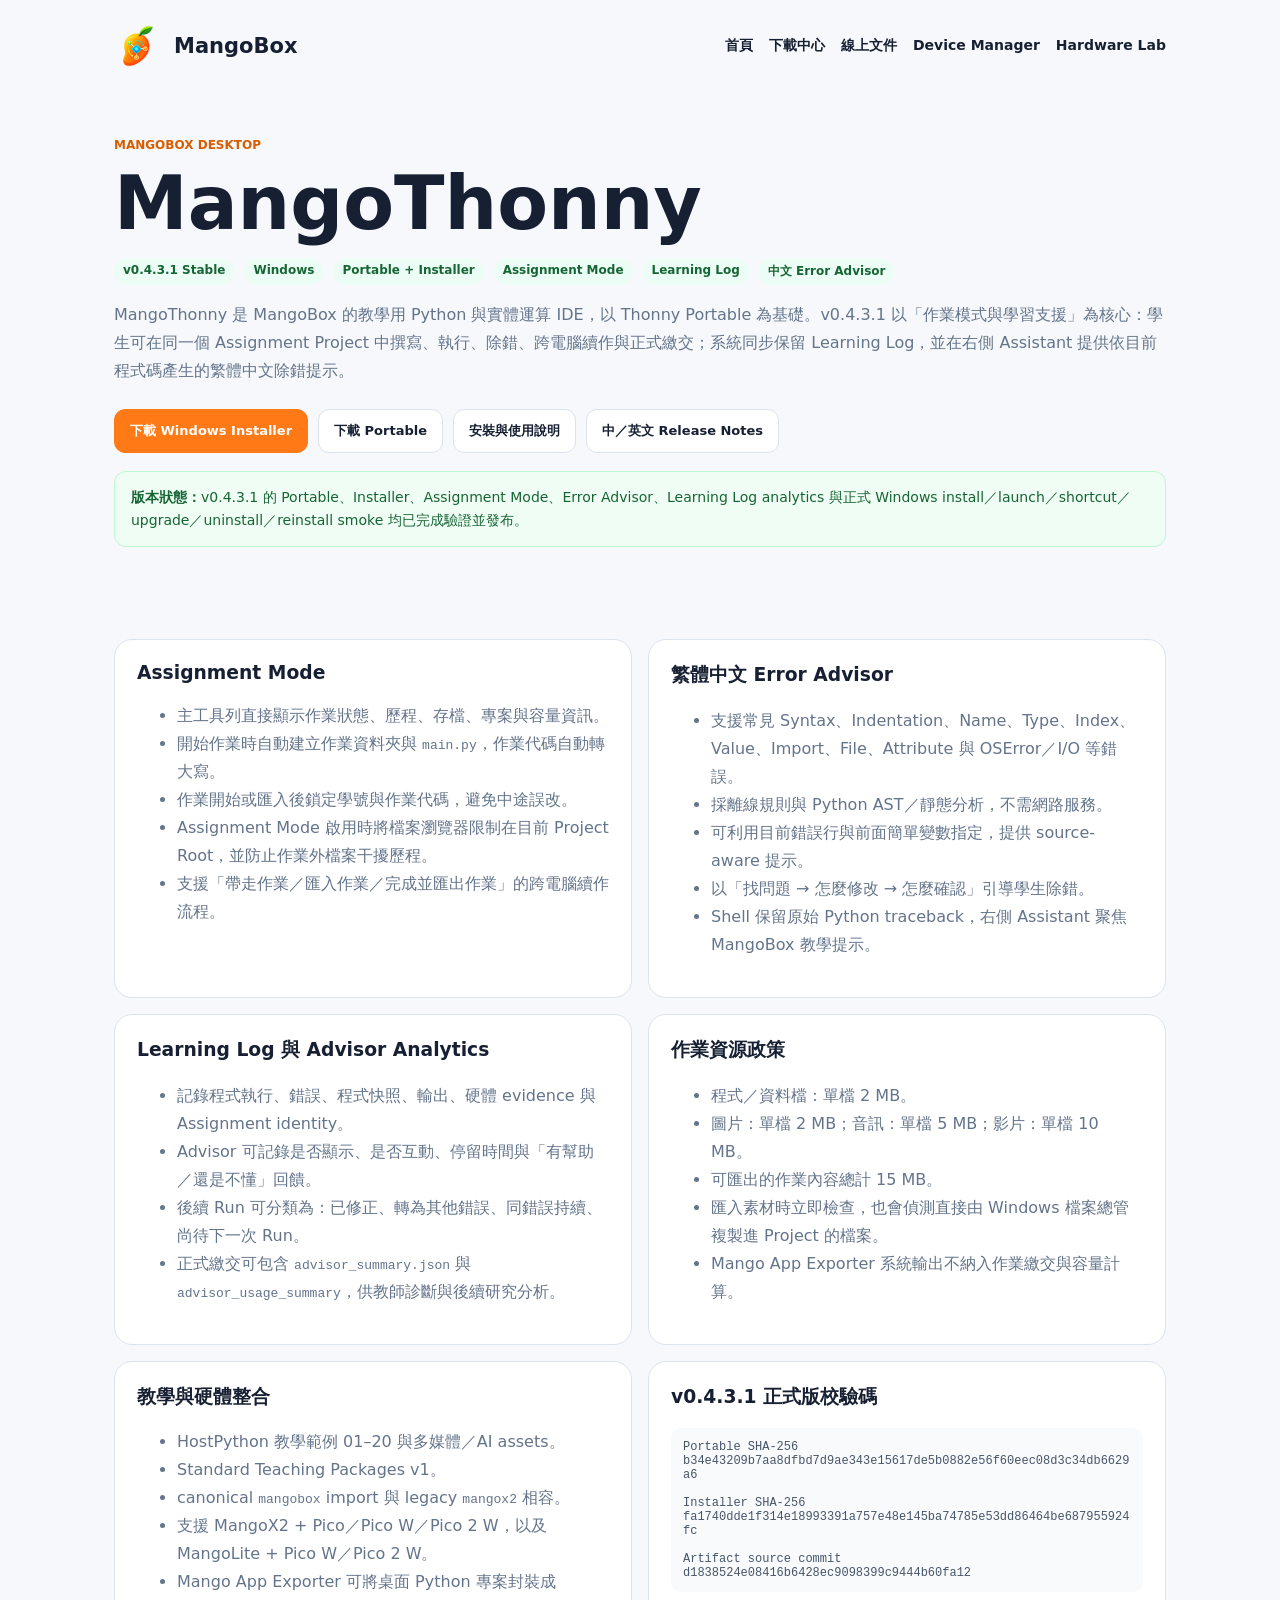
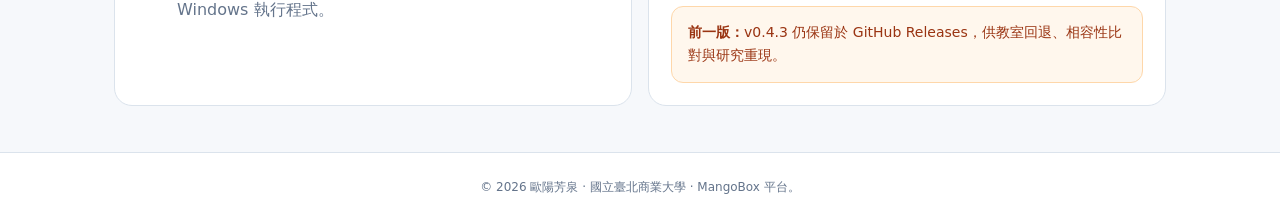
<file: desktop/mangothonny/index.html>
<!doctype html><html lang="zh-Hant"><head><meta charset="utf-8"><meta name="viewport" content="width=device-width,initial-scale=1"><meta name="description" content="MangoThonny v0.4.3.1 — MangoBox 教學用 Python / MicroPython IDE，整合作業模式、Learning Log 與繁體中文 Error Advisor"><title>MangoThonny v0.4.3.1｜MangoBox</title><style>:root{font-family:Inter,"Noto Sans TC","Microsoft JhengHei",system-ui,sans-serif;color:#172033;background:#f6f8fb;--orange:#ff7a16;--muted:#64748b;--line:#dbe3ec}*{box-sizing:border-box}body{margin:0;background:#f6f8fb}.top{max-width:1100px;margin:auto;padding:22px 24px;display:flex;align-items:center;justify-content:space-between}.brand{display:flex;align-items:center;gap:12px;text-decoration:none;color:inherit}.brand img{width:48px;height:48px}.brand strong{font-size:21px}.top nav{display:flex;gap:16px;flex-wrap:wrap}.top nav a{text-decoration:none;color:inherit;font-weight:700;font-size:14px}.hero,.section{max-width:1100px;margin:auto;padding:46px 24px}.eyebrow{font-weight:900;color:#d85d00;font-size:12px}.hero h1{font-size:clamp(42px,7vw,74px);margin:8px 0 12px}.hero p,.section p,.card li{color:var(--muted);line-height:1.75}.badges,.actions{display:flex;gap:10px;flex-wrap:wrap}.badge{font-size:12px;padding:5px 9px;border-radius:999px;background:#ecfdf5;color:#166534;font-weight:800}.actions{margin-top:24px}.btn{display:inline-block;padding:12px 15px;border-radius:11px;border:1px solid var(--line);background:white;text-decoration:none;color:inherit;font-weight:900;font-size:13px}.btn.primary{background:var(--orange);color:white;border-color:var(--orange)}.grid{display:grid;grid-template-columns:repeat(2,minmax(0,1fr));gap:16px}.card{background:white;border:1px solid var(--line);border-radius:18px;padding:22px}.card h3{margin-top:0}.meta{font-family:ui-monospace,SFMono-Regular,Consolas,monospace;font-size:12px;color:#475569;overflow-wrap:anywhere;background:#f8fafc;padding:12px;border-radius:10px}.notice{margin-top:18px;padding:14px 16px;border:1px solid #bbf7d0;background:#f0fdf4;border-radius:12px;color:#166534;line-height:1.65;font-size:14px}.subtle{margin-top:14px;padding:14px 16px;border:1px solid #fed7aa;background:#fff7ed;border-radius:12px;color:#9a3412;line-height:1.65;font-size:14px}footer{border-top:1px solid var(--line);padding:26px;text-align:center;color:var(--muted);background:white;font-size:12px}@media(max-width:760px){.top{align-items:flex-start;gap:16px;flex-direction:column}.grid{grid-template-columns:1fr}}</style></head><body><header class="top"><a class="brand" href="../../"><img src="../../assets/brand/mangobox-core-refined-64.png" alt="MangoBox"><strong>MangoBox</strong></a><nav><a href="../../">首頁</a><a href="../../releases/">下載中心</a><a href="../../docs/student-guide/site/">線上文件</a><a href="../device-manager/">Device Manager</a><a href="../hardware-lab/">Hardware Lab</a></nav></header><main><section class="hero"><div class="eyebrow">MANGOBOX DESKTOP</div><h1>MangoThonny</h1><div class="badges"><span class="badge">v0.4.3.1 Stable</span><span class="badge">Windows</span><span class="badge">Portable + Installer</span><span class="badge">Assignment Mode</span><span class="badge">Learning Log</span><span class="badge">中文 Error Advisor</span></div><p>MangoThonny 是 MangoBox 的教學用 Python 與實體運算 IDE，以 Thonny Portable 為基礎。v0.4.3.1 以「作業模式與學習支援」為核心：學生可在同一個 Assignment Project 中撰寫、執行、除錯、跨電腦續作與正式繳交；系統同步保留 Learning Log，並在右側 Assistant 提供依目前程式碼產生的繁體中文除錯提示。</p><div class="actions"><a class="btn primary" href="https://github.com/circleoyang/MangoBox-Platform/releases/download/mangothonny-v0.4.3.1/MangoThonny-Setup-v0.4.3.1.exe">下載 Windows Installer</a><a class="btn" href="https://github.com/circleoyang/MangoBox-Platform/releases/download/mangothonny-v0.4.3.1/MangoThonny-Portable-v0.4.3.1.zip">下載 Portable</a><a class="btn" href="guide/">安裝與使用說明</a><a class="btn" href="https://github.com/circleoyang/MangoBox-Platform/releases/tag/mangothonny-v0.4.3.1">中／英文 Release Notes</a></div><div class="notice"><strong>版本狀態：</strong>v0.4.3.1 的 Portable、Installer、Assignment Mode、Error Advisor、Learning Log analytics 與正式 Windows install／launch／shortcut／upgrade／uninstall／reinstall smoke 均已完成驗證並發布。</div></section><section class="section"><div class="grid"><article class="card"><h3>Assignment Mode</h3><ul><li>主工具列直接顯示作業狀態、歷程、存檔、專案與容量資訊。</li><li>開始作業時自動建立作業資料夾與 <code>main.py</code>，作業代碼自動轉大寫。</li><li>作業開始或匯入後鎖定學號與作業代碼，避免中途誤改。</li><li>Assignment Mode 啟用時將檔案瀏覽器限制在目前 Project Root，並防止作業外檔案干擾歷程。</li><li>支援「帶走作業／匯入作業／完成並匯出作業」的跨電腦續作流程。</li></ul></article><article class="card"><h3>繁體中文 Error Advisor</h3><ul><li>支援常見 Syntax、Indentation、Name、Type、Index、Value、Import、File、Attribute 與 OSError／I/O 等錯誤。</li><li>採離線規則與 Python AST／靜態分析，不需網路服務。</li><li>可利用目前錯誤行與前面簡單變數指定，提供 source-aware 提示。</li><li>以「找問題 → 怎麼修改 → 怎麼確認」引導學生除錯。</li><li>Shell 保留原始 Python traceback，右側 Assistant 聚焦 MangoBox 教學提示。</li></ul></article><article class="card"><h3>Learning Log 與 Advisor Analytics</h3><ul><li>記錄程式執行、錯誤、程式快照、輸出、硬體 evidence 與 Assignment identity。</li><li>Advisor 可記錄是否顯示、是否互動、停留時間與「有幫助／還是不懂」回饋。</li><li>後續 Run 可分類為：已修正、轉為其他錯誤、同錯誤持續、尚待下一次 Run。</li><li>正式繳交可包含 <code>advisor_summary.json</code> 與 <code>advisor_usage_summary</code>，供教師診斷與後續研究分析。</li></ul></article><article class="card"><h3>作業資源政策</h3><ul><li>程式／資料檔：單檔 2 MB。</li><li>圖片：單檔 2 MB；音訊：單檔 5 MB；影片：單檔 10 MB。</li><li>可匯出的作業內容總計 15 MB。</li><li>匯入素材時立即檢查，也會偵測直接由 Windows 檔案總管複製進 Project 的檔案。</li><li>Mango App Exporter 系統輸出不納入作業繳交與容量計算。</li></ul></article><article class="card"><h3>教學與硬體整合</h3><ul><li>HostPython 教學範例 01–20 與多媒體／AI assets。</li><li>Standard Teaching Packages v1。</li><li>canonical <code>mangobox</code> import 與 legacy <code>mangox2</code> 相容。</li><li>支援 MangoX2 + Pico／Pico W／Pico 2 W，以及 MangoLite + Pico W／Pico 2 W。</li><li>Mango App Exporter 可將桌面 Python 專案封裝成 Windows 執行程式。</li></ul></article><article class="card"><h3>v0.4.3.1 正式版校驗碼</h3><div class="meta">Portable SHA-256<br>b34e43209b7aa8dfbd7d9ae343e15617de5b0882e56f60eec08d3c34db6629a6<br><br>Installer SHA-256<br>fa1740dde1f314e18993391a757e48e145ba74785e53dd86464be687955924fc<br><br>Artifact source commit<br>d1838524e08416b6428ec9098399c9444b60fa12</div><div class="subtle"><strong>前一版：</strong>v0.4.3 仍保留於 GitHub Releases，供教室回退、相容性比對與研究重現。</div></article></div></section></main><footer>© 2026 歐陽芳泉 · 國立臺北商業大學 · MangoBox 平台。</footer></body></html>
</file>
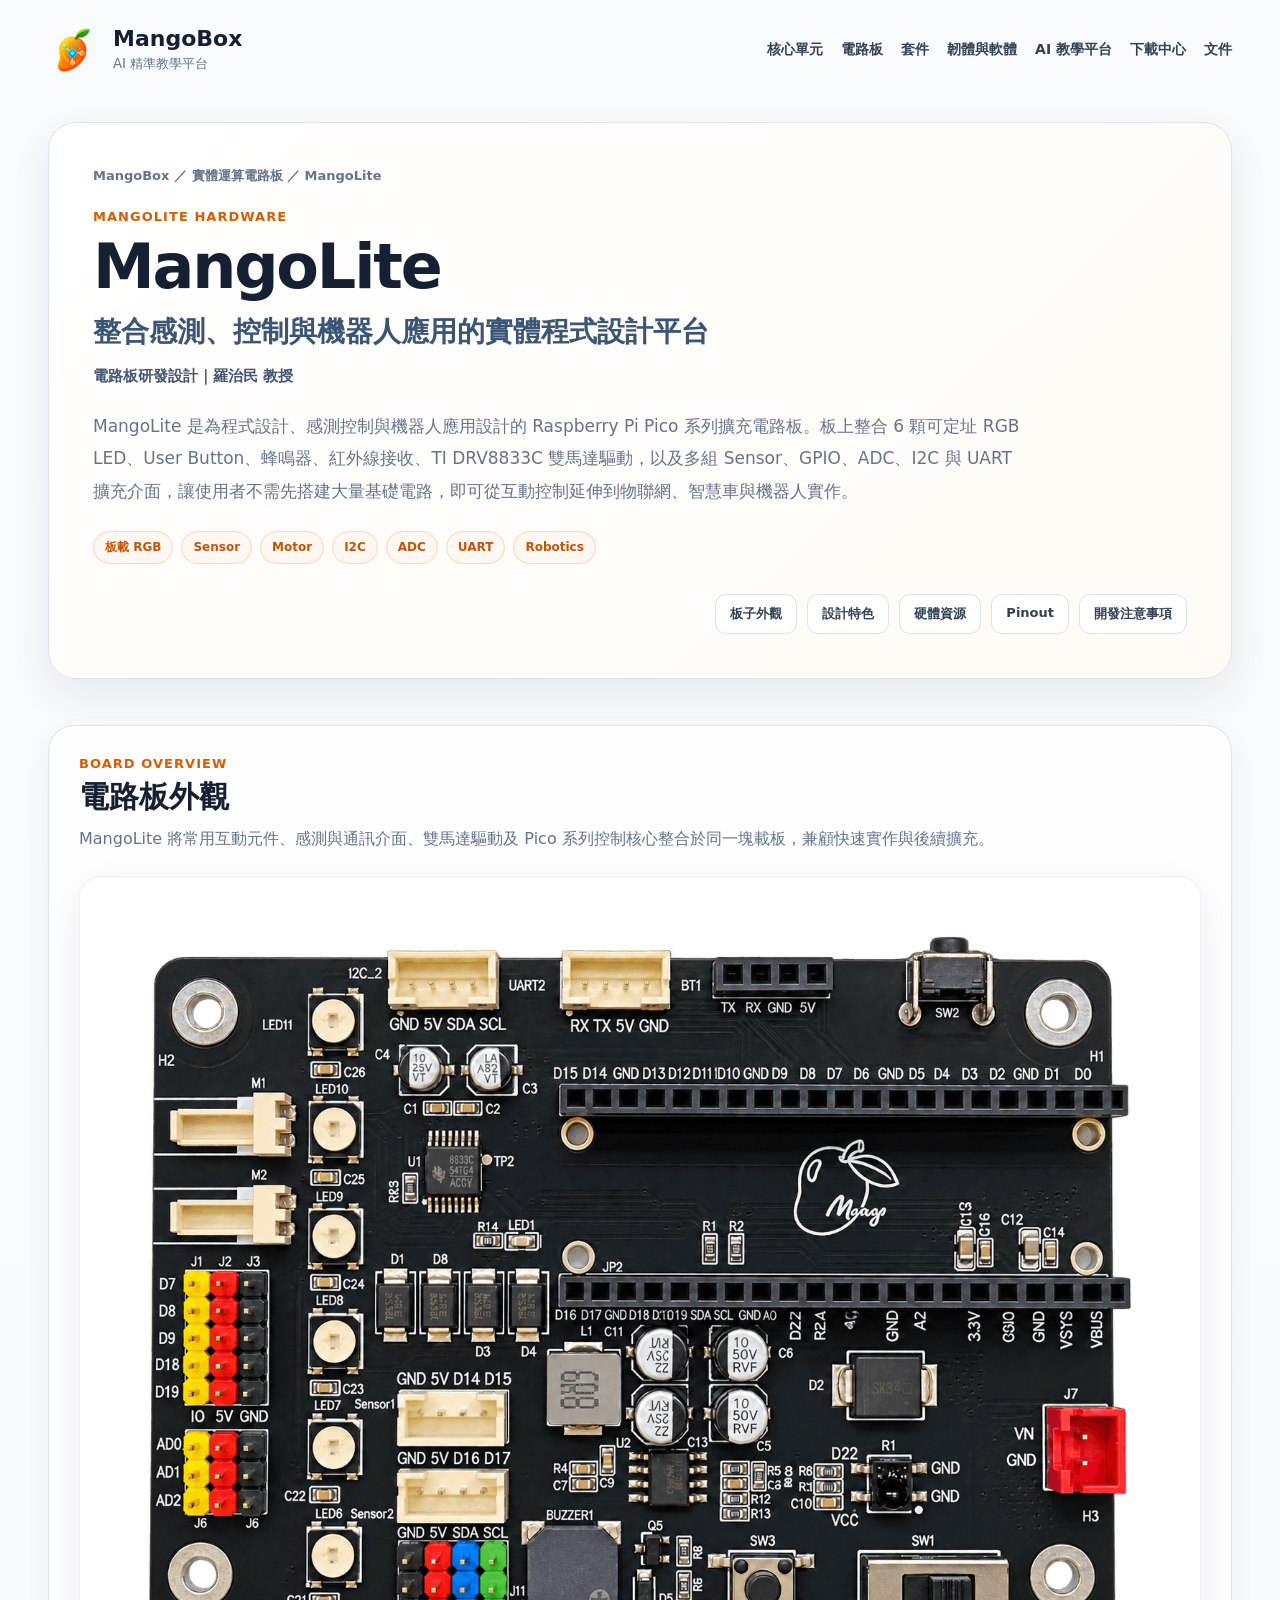
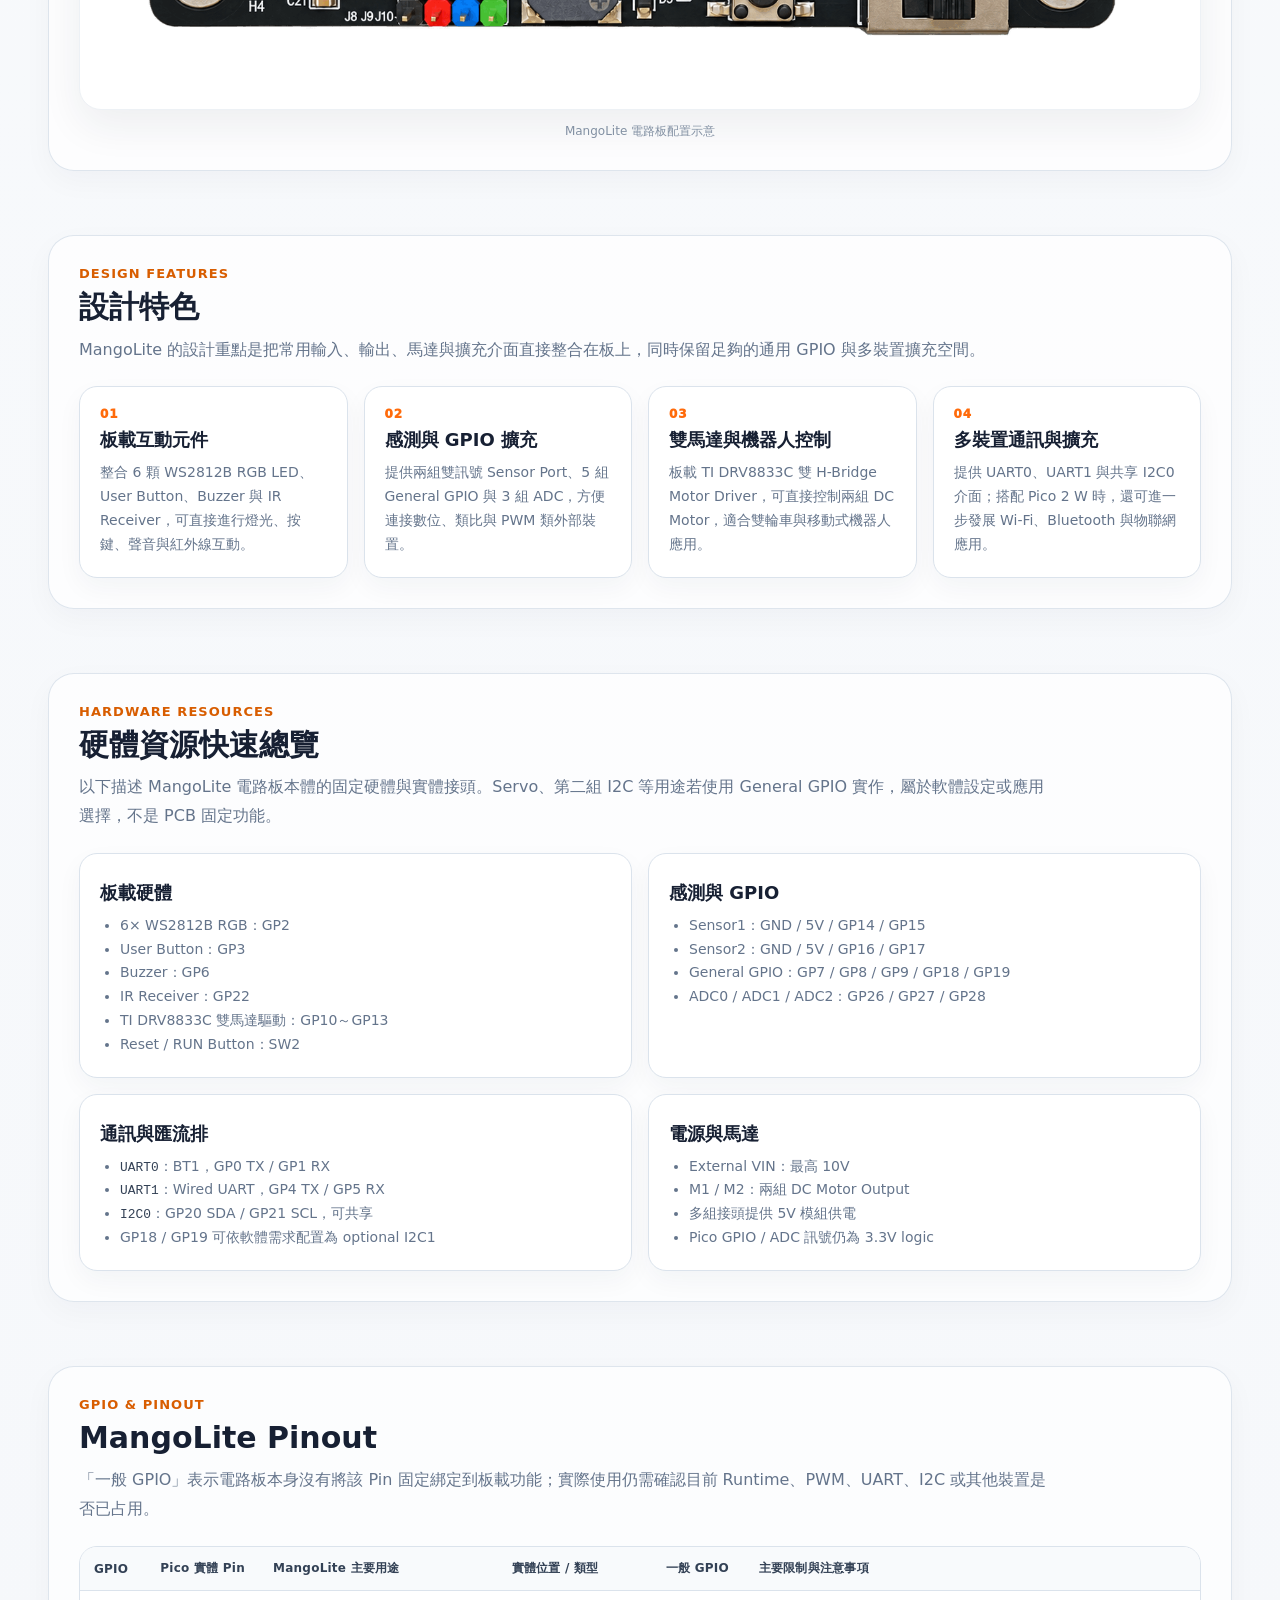
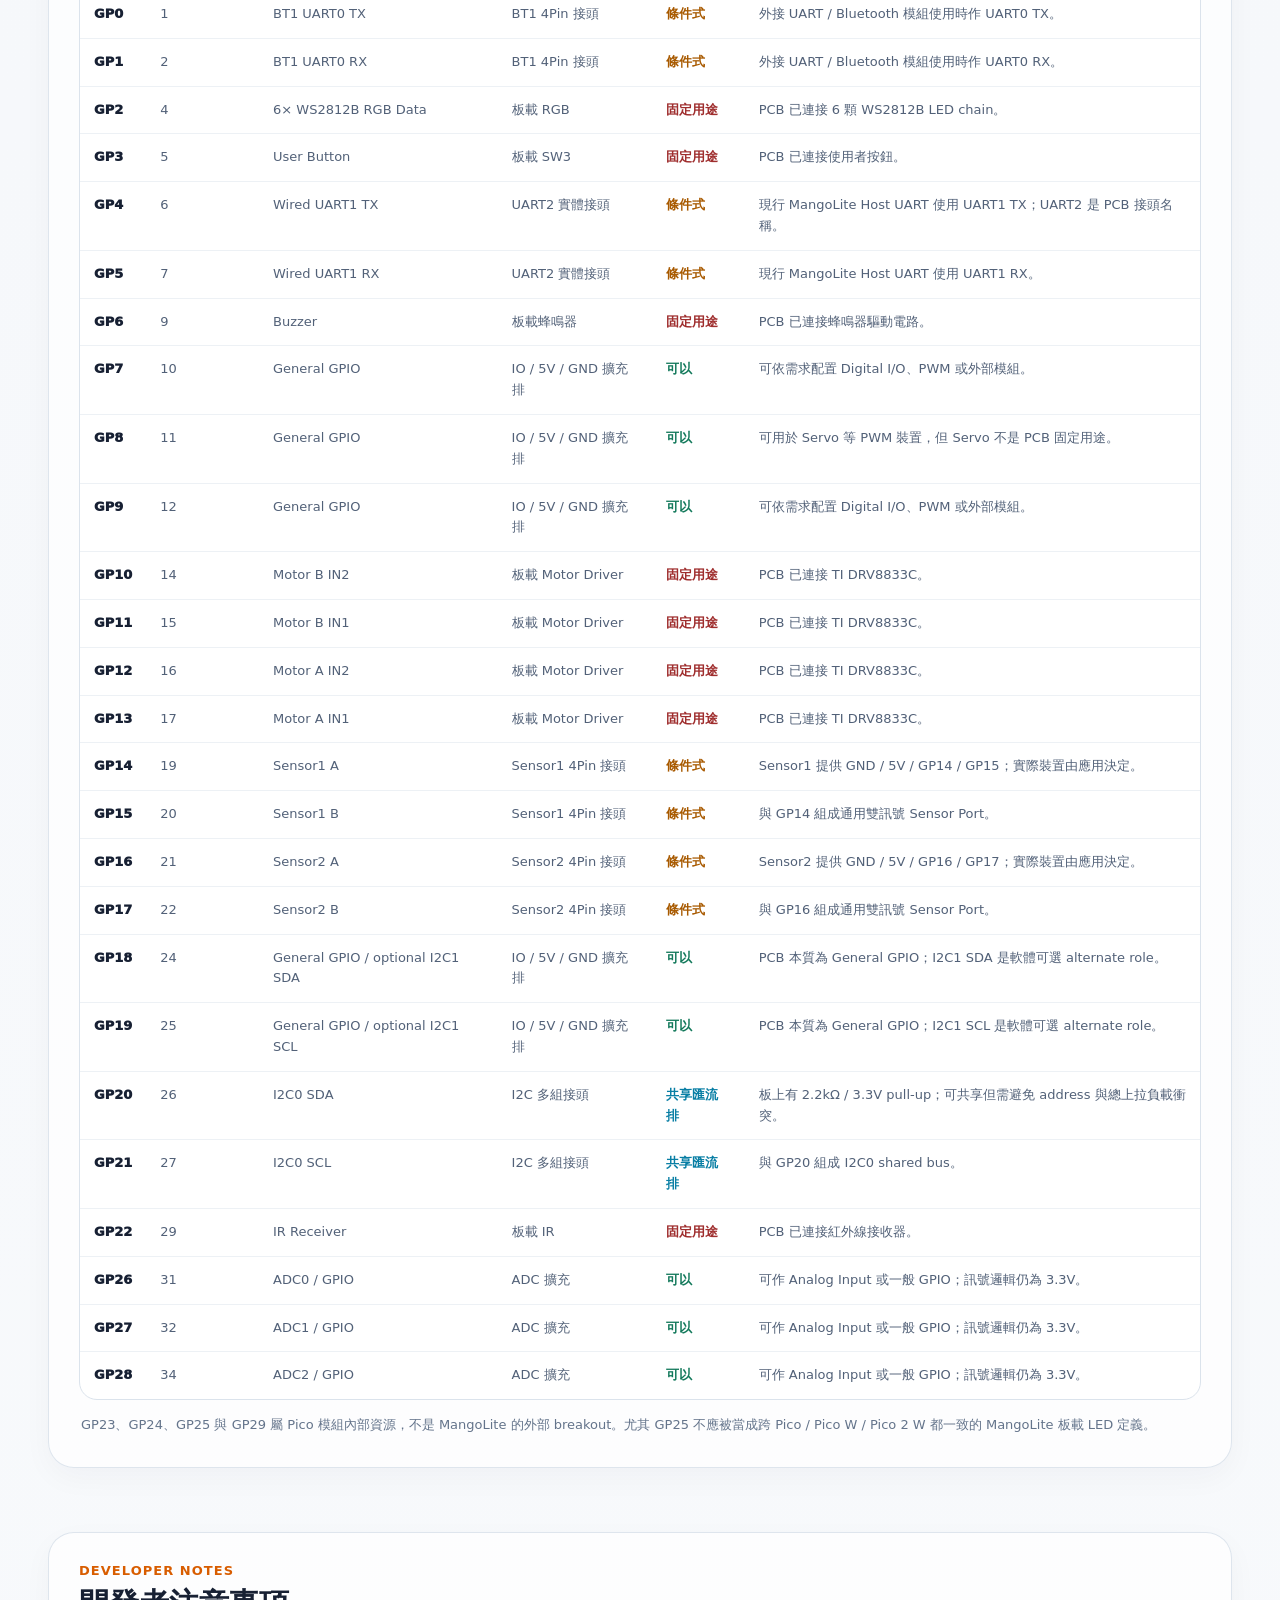
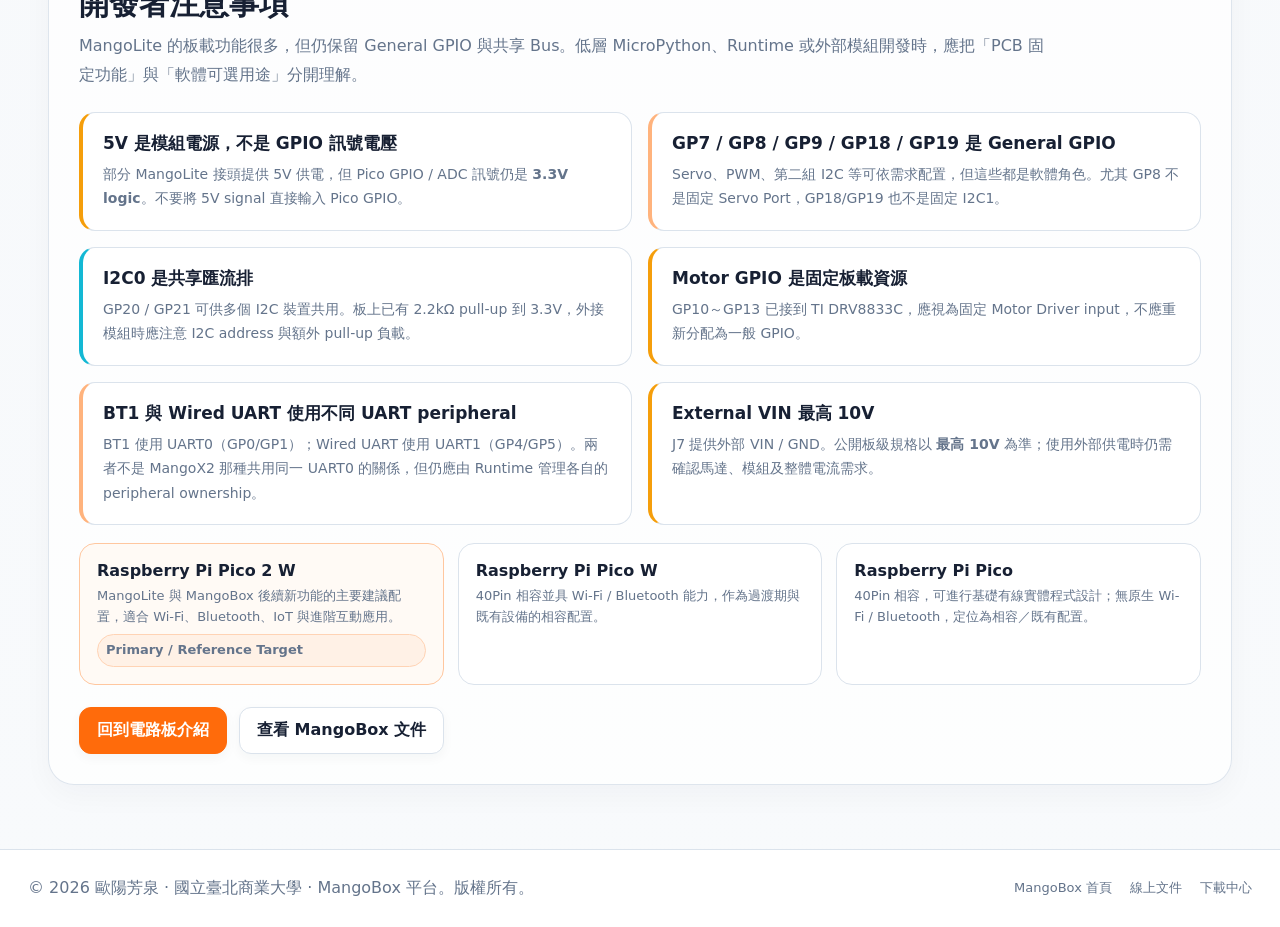
<file: hardware/mangolite/index.html>
<!doctype html>
<html lang="zh-Hant">
<head>
<meta charset="utf-8">
<meta name="viewport" content="width=device-width, initial-scale=1">
<title>MangoLite 電路板設計與 Pinout｜MangoBox</title>
<meta name="description" content="MangoLite 電路板設計、板載 RGB、按鈕、蜂鳴器、IR、DRV8833C 雙馬達驅動、Sensor、GPIO、ADC、I2C、UART 與開發注意事項。">
<style>
:root{
  font-family:Inter,"Noto Sans TC","Microsoft JhengHei",system-ui,sans-serif;
  color:#172033;background:#f6f8fb;
  --orange:#ff6b0b;--orange-soft:#fff3e8;--cyan:#13b8d4;--navy:#172033;
  --muted:#64748b;--line:#dbe3ec;--panel:#ffffff;--soft:#f8fafc;
  --shadow:0 16px 40px rgba(30,41,59,.07);
}
*{box-sizing:border-box}html{scroll-behavior:smooth}body{margin:0;background:linear-gradient(180deg,#f8fafc 0,#f6f8fb 58%,#f8fafc 100%)}a{color:inherit}
.top{max-width:1240px;margin:auto;padding:24px 28px;display:flex;align-items:center;justify-content:space-between;gap:24px;position:relative}
.brand{display:flex;align-items:center;gap:13px;text-decoration:none;color:inherit;min-width:0}.brand img{width:52px;height:52px;object-fit:contain}.brand strong{display:block;font-size:22px;line-height:1.1}.brand small{display:block;margin-top:3px;color:var(--muted)}
nav{display:flex;gap:18px;flex-wrap:wrap;justify-content:flex-end}nav a{color:#334155;text-decoration:none;font-weight:800;font-size:14px;white-space:nowrap}nav a:hover{color:var(--orange)}
.menu-toggle{display:none;width:42px;height:42px;flex:0 0 42px;border:1px solid var(--line);border-radius:12px;background:white;position:relative;cursor:pointer}.menu-toggle span,.menu-toggle::before,.menu-toggle::after{content:"";position:absolute;left:11px;width:18px;height:2px;border-radius:2px;background:#334155;transition:.2s}.menu-toggle span{top:20px}.menu-toggle::before{top:14px}.menu-toggle::after{top:26px}.top.menu-open .menu-toggle span{opacity:0}.top.menu-open .menu-toggle::before{top:20px;transform:rotate(45deg)}.top.menu-open .menu-toggle::after{top:20px;transform:rotate(-45deg)}
.hero{max-width:1240px;margin:22px auto 0;padding:0 28px 46px}.hero-shell{background:linear-gradient(135deg,#fff 0%,#fffaf5 100%);border:1px solid var(--line);border-radius:28px;padding:44px;box-shadow:var(--shadow)}
.breadcrumb{font-size:13px;color:var(--muted);font-weight:800;margin-bottom:24px}.breadcrumb a{text-decoration:none}.breadcrumb a:hover{color:var(--orange)}
.eyebrow{font-weight:900;color:#d85d00;letter-spacing:.08em;font-size:13px;text-transform:uppercase}.hero h1{font-size:clamp(40px,5vw,62px);line-height:1.08;margin:10px 0 12px;color:var(--navy);letter-spacing:-.035em}.tagline{font-size:clamp(21px,2.4vw,28px);font-weight:900;color:#3b5575;margin:0 0 16px}.credit{font-size:15px;color:#45566f;font-weight:800;margin:0 0 24px}.hero-copy{max-width:940px;font-size:17px;line-height:1.9;color:var(--muted);margin:0}.tags{display:flex;gap:8px;flex-wrap:wrap;margin-top:24px}.tag{display:inline-flex;align-items:center;padding:7px 11px;border-radius:999px;border:1px solid #ffd3b4;background:#fff7f1;color:#c55406;font-size:12px;font-weight:900}
.jump-nav{display:flex;gap:10px;flex-wrap:wrap;margin-top:30px}.jump-nav a{padding:10px 14px;border:1px solid var(--line);border-radius:11px;background:#fff;text-decoration:none;font-size:13px;font-weight:900;color:#334155}.jump-nav a:hover{border-color:#ffc79f;color:#c55406}
.section{max-width:1240px;margin:auto;padding:0 28px 64px;scroll-margin-top:22px}.section-shell{background:rgba(255,255,255,.68);border:1px solid rgba(219,227,236,.9);border-radius:26px;padding:30px;box-shadow:0 10px 30px rgba(30,41,59,.035)}.section-head{margin-bottom:22px}.section-kicker{font-size:13px;font-weight:900;color:#d85d00;letter-spacing:.08em;text-transform:uppercase;margin-bottom:7px}.section h2{font-size:30px;line-height:1.25;margin:0;color:var(--navy)}.lead{font-size:16px;line-height:1.8;color:var(--muted);max-width:980px;margin:10px 0 0}
.board-stage{background:#fff;border:1px solid #edf1f5;border-radius:22px;padding:26px;display:grid;place-items:center;box-shadow:var(--shadow)}.board-stage img{display:block;width:min(100%,1040px);height:auto;object-fit:contain}.image-note{margin-top:13px;text-align:center;color:#8290a3;font-size:12px}
.feature-grid{display:grid;grid-template-columns:repeat(4,1fr);gap:16px}.feature-card,.resource-card{background:#fff;border:1px solid var(--line);border-radius:18px;padding:20px;box-shadow:0 10px 26px rgba(30,41,59,.045)}.feature-card .num{font-size:12px;font-weight:950;color:var(--orange);letter-spacing:.08em}.feature-card h3,.resource-card h3{margin:7px 0 9px;font-size:18px;color:var(--navy)}.feature-card p,.resource-card p,.resource-card li{font-size:14px;line-height:1.7;color:var(--muted)}.feature-card p{margin:0}.resource-grid{display:grid;grid-template-columns:repeat(2,1fr);gap:16px}.resource-card ul{margin:8px 0 0;padding-left:20px}.resource-card code,.note-card code{font-family:ui-monospace,SFMono-Regular,Consolas,monospace;font-size:.92em;color:#334155}
.table-wrap{overflow-x:auto;border:1px solid var(--line);border-radius:18px;background:#fff}.pin-table{width:100%;border-collapse:collapse;min-width:980px}.pin-table th{position:sticky;top:0;background:#f8fafc;color:#334155;text-align:left;font-size:12px;letter-spacing:.02em;padding:13px 14px;border-bottom:1px solid var(--line);white-space:nowrap}.pin-table td{padding:13px 14px;border-bottom:1px solid #edf1f5;font-size:13px;line-height:1.6;color:#526178;vertical-align:top}.pin-table tr:last-child td{border-bottom:0}.pin-table td:first-child{font-weight:950;color:#172033;white-space:nowrap}.pin-table strong{color:#334155}.availability{font-weight:900}.yes{color:#13795b}.conditional{color:#a85a00}.fixed{color:#9f2e2e}.shared{color:#087ea4}.table-note{font-size:13px;line-height:1.75;color:var(--muted);margin:14px 2px 0}
.note-grid{display:grid;grid-template-columns:repeat(2,1fr);gap:16px}.note-card{background:#fff;border:1px solid var(--line);border-left:4px solid #ffb37d;border-radius:16px;padding:19px 20px}.note-card h3{font-size:17px;margin:0 0 7px;color:var(--navy)}.note-card p{font-size:14px;line-height:1.75;color:var(--muted);margin:0}.note-card.warning{border-left-color:#f59e0b}.note-card.info{border-left-color:#13b8d4}
.compat{display:grid;grid-template-columns:repeat(3,1fr);gap:14px;margin-top:18px}.compat-card{background:#fff;border:1px solid var(--line);border-radius:16px;padding:17px}.compat-card.primary-target{border-color:#ffc79f;background:#fffaf5}.compat-card strong{display:block;color:var(--navy);font-size:16px}.compat-card span{display:block;color:var(--muted);font-size:13px;line-height:1.6;margin-top:6px}.target-badge{display:inline-flex;margin-top:9px;padding:5px 8px;border-radius:999px;background:#fff1e6;color:#c55406;font-size:11px;font-weight:900;border:1px solid #ffd3b4}
.actions{display:flex;gap:12px;flex-wrap:wrap;margin-top:22px}.btn{padding:12px 17px;border-radius:12px;text-decoration:none;font-weight:900;border:1px solid var(--line);background:white;color:#172033;box-shadow:0 4px 12px rgba(30,41,59,.04)}.btn.primary{background:var(--orange);color:#fff;border-color:var(--orange)}
footer{border-top:1px solid var(--line);padding:28px;color:var(--muted);background:#fff}.footer-inner{max-width:1240px;margin:auto;display:flex;justify-content:space-between;gap:16px;align-items:center}.footer-links{display:flex;gap:18px;flex-wrap:wrap}.footer-links a{text-decoration:none;color:var(--muted);font-size:13px}.footer-links a:hover{color:var(--orange)}
@media(max-width:980px){.feature-grid{grid-template-columns:1fr 1fr}.resource-grid,.note-grid{grid-template-columns:1fr}.compat{grid-template-columns:1fr}}
@media(max-width:640px){.top{padding:16px 18px}.brand img{width:44px;height:44px}.brand strong{font-size:20px}.brand small{font-size:12px}.menu-toggle{display:block}.top nav{position:absolute;top:calc(100% + 2px);left:12px;right:12px;display:none;flex-direction:column;gap:0;padding:8px;border:1px solid var(--line);border-radius:16px;background:rgba(255,255,255,.98);box-shadow:0 18px 45px rgba(30,41,59,.16);z-index:50}.top.menu-open nav{display:flex}.top nav a{display:block;padding:11px 13px;border-radius:10px;font-size:14px}.hero{padding:0 18px 38px;margin-top:10px}.hero-shell{padding:25px 20px;border-radius:21px}.hero-copy{font-size:16px}.section{padding:0 18px 48px}.section-shell{padding:19px;border-radius:20px}.section h2{font-size:26px}.feature-grid{grid-template-columns:1fr}.board-stage{padding:14px}.footer-inner{flex-direction:column;align-items:flex-start}}
</style>
</head>
<body>
<header class="top">
  <a class="brand" href="../../"><img src="../../assets/brand/mangobox-core-refined-64.png" alt="MangoBox"><span><strong>MangoBox</strong><small>AI 精準教學平台</small></span></a>
  <nav aria-label="主要導覽">
    <a href="../../#computing">核心單元</a><a href="../../#boards">電路板</a><a href="../../#kits">套件</a><a href="../../#software">韌體與軟體</a><a href="../../#ai-platform">AI 教學平台</a><a href="../../releases/">下載中心</a><a href="../../docs/student-guide/site/">文件</a>
  </nav>
  <button class="menu-toggle" type="button" aria-label="開啟導覽選單" aria-expanded="false"><span></span></button>
</header>
<main>
  <section class="hero" aria-labelledby="page-title">
    <div class="hero-shell">
      <div class="breadcrumb"><a href="../../">MangoBox</a> ／ <a href="../../#boards">實體運算電路板</a> ／ MangoLite</div>
      <div class="eyebrow">MangoLite Hardware</div>
      <h1 id="page-title">MangoLite</h1>
      <p class="tagline">整合感測、控制與機器人應用的實體程式設計平台</p>
      <p class="credit">電路板研發設計｜羅治民 教授</p>
      <p class="hero-copy">MangoLite 是為程式設計、感測控制與機器人應用設計的 Raspberry Pi Pico 系列擴充電路板。板上整合 6 顆可定址 RGB LED、User Button、蜂鳴器、紅外線接收、TI DRV8833C 雙馬達驅動，以及多組 Sensor、GPIO、ADC、I2C 與 UART 擴充介面，讓使用者不需先搭建大量基礎電路，即可從互動控制延伸到物聯網、智慧車與機器人實作。</p>
      <div class="tags"><span class="tag">板載 RGB</span><span class="tag">Sensor</span><span class="tag">Motor</span><span class="tag">I2C</span><span class="tag">ADC</span><span class="tag">UART</span><span class="tag">Robotics</span></div>
      <nav class="jump-nav" aria-label="本頁導覽"><a href="#board">板子外觀</a><a href="#features">設計特色</a><a href="#resources">硬體資源</a><a href="#pinout">Pinout</a><a href="#notes">開發注意事項</a></nav>
    </div>
  </section>

  <section class="section" id="board">
    <div class="section-shell">
      <div class="section-head"><div class="section-kicker">Board Overview</div><h2>電路板外觀</h2><p class="lead">MangoLite 將常用互動元件、感測與通訊介面、雙馬達驅動及 Pico 系列控制核心整合於同一塊載板，兼顧快速實作與後續擴充。</p></div>
      <div class="board-stage"><img src="../../assets/home/MangoLite.png" width="640" height="480" loading="eager" decoding="async" alt="MangoLite 電路板實體圖"></div>
      <div class="image-note">MangoLite 電路板配置示意</div>
    </div>
  </section>

  <section class="section" id="features">
    <div class="section-shell">
      <div class="section-head"><div class="section-kicker">Design Features</div><h2>設計特色</h2><p class="lead">MangoLite 的設計重點是把常用輸入、輸出、馬達與擴充介面直接整合在板上，同時保留足夠的通用 GPIO 與多裝置擴充空間。</p></div>
      <div class="feature-grid">
        <article class="feature-card"><div class="num">01</div><h3>板載互動元件</h3><p>整合 6 顆 WS2812B RGB LED、User Button、Buzzer 與 IR Receiver，可直接進行燈光、按鍵、聲音與紅外線互動。</p></article>
        <article class="feature-card"><div class="num">02</div><h3>感測與 GPIO 擴充</h3><p>提供兩組雙訊號 Sensor Port、5 組 General GPIO 與 3 組 ADC，方便連接數位、類比與 PWM 類外部裝置。</p></article>
        <article class="feature-card"><div class="num">03</div><h3>雙馬達與機器人控制</h3><p>板載 TI DRV8833C 雙 H-Bridge Motor Driver，可直接控制兩組 DC Motor，適合雙輪車與移動式機器人應用。</p></article>
        <article class="feature-card"><div class="num">04</div><h3>多裝置通訊與擴充</h3><p>提供 UART0、UART1 與共享 I2C0 介面；搭配 Pico 2 W 時，還可進一步發展 Wi-Fi、Bluetooth 與物聯網應用。</p></article>
      </div>
    </div>
  </section>

  <section class="section" id="resources">
    <div class="section-shell">
      <div class="section-head"><div class="section-kicker">Hardware Resources</div><h2>硬體資源快速總覽</h2><p class="lead">以下描述 MangoLite 電路板本體的固定硬體與實體接頭。Servo、第二組 I2C 等用途若使用 General GPIO 實作，屬於軟體設定或應用選擇，不是 PCB 固定功能。</p></div>
      <div class="resource-grid">
        <article class="resource-card"><h3>板載硬體</h3><ul><li>6× WS2812B RGB：GP2</li><li>User Button：GP3</li><li>Buzzer：GP6</li><li>IR Receiver：GP22</li><li>TI DRV8833C 雙馬達驅動：GP10～GP13</li><li>Reset / RUN Button：SW2</li></ul></article>
        <article class="resource-card"><h3>感測與 GPIO</h3><ul><li>Sensor1：GND / 5V / GP14 / GP15</li><li>Sensor2：GND / 5V / GP16 / GP17</li><li>General GPIO：GP7 / GP8 / GP9 / GP18 / GP19</li><li>ADC0 / ADC1 / ADC2：GP26 / GP27 / GP28</li></ul></article>
        <article class="resource-card"><h3>通訊與匯流排</h3><ul><li><code>UART0</code>：BT1，GP0 TX / GP1 RX</li><li><code>UART1</code>：Wired UART，GP4 TX / GP5 RX</li><li><code>I2C0</code>：GP20 SDA / GP21 SCL，可共享</li><li>GP18 / GP19 可依軟體需求配置為 optional I2C1</li></ul></article>
        <article class="resource-card"><h3>電源與馬達</h3><ul><li>External VIN：最高 10V</li><li>M1 / M2：兩組 DC Motor Output</li><li>多組接頭提供 5V 模組供電</li><li>Pico GPIO / ADC 訊號仍為 3.3V logic</li></ul></article>
      </div>
    </div>
  </section>

  <section class="section" id="pinout">
    <div class="section-shell">
      <div class="section-head"><div class="section-kicker">GPIO & Pinout</div><h2>MangoLite Pinout</h2><p class="lead">「一般 GPIO」表示電路板本身沒有將該 Pin 固定綁定到板載功能；實際使用仍需確認目前 Runtime、PWM、UART、I2C 或其他裝置是否已占用。</p></div>
      <div class="table-wrap" role="region" aria-label="MangoLite Pinout 表" tabindex="0">
        <table class="pin-table">
          <thead><tr><th>GPIO</th><th>Pico 實體 Pin</th><th>MangoLite 主要用途</th><th>實體位置 / 類型</th><th>一般 GPIO</th><th>主要限制與注意事項</th></tr></thead>
          <tbody>
            <tr><td>GP0</td><td>1</td><td>BT1 UART0 TX</td><td>BT1 4Pin 接頭</td><td><span class="availability conditional">條件式</span></td><td>外接 UART / Bluetooth 模組使用時作 UART0 TX。</td></tr>
            <tr><td>GP1</td><td>2</td><td>BT1 UART0 RX</td><td>BT1 4Pin 接頭</td><td><span class="availability conditional">條件式</span></td><td>外接 UART / Bluetooth 模組使用時作 UART0 RX。</td></tr>
            <tr><td>GP2</td><td>4</td><td>6× WS2812B RGB Data</td><td>板載 RGB</td><td><span class="availability fixed">固定用途</span></td><td>PCB 已連接 6 顆 WS2812B LED chain。</td></tr>
            <tr><td>GP3</td><td>5</td><td>User Button</td><td>板載 SW3</td><td><span class="availability fixed">固定用途</span></td><td>PCB 已連接使用者按鈕。</td></tr>
            <tr><td>GP4</td><td>6</td><td>Wired UART1 TX</td><td>UART2 實體接頭</td><td><span class="availability conditional">條件式</span></td><td>現行 MangoLite Host UART 使用 UART1 TX；UART2 是 PCB 接頭名稱。</td></tr>
            <tr><td>GP5</td><td>7</td><td>Wired UART1 RX</td><td>UART2 實體接頭</td><td><span class="availability conditional">條件式</span></td><td>現行 MangoLite Host UART 使用 UART1 RX。</td></tr>
            <tr><td>GP6</td><td>9</td><td>Buzzer</td><td>板載蜂鳴器</td><td><span class="availability fixed">固定用途</span></td><td>PCB 已連接蜂鳴器驅動電路。</td></tr>
            <tr><td>GP7</td><td>10</td><td>General GPIO</td><td>IO / 5V / GND 擴充排</td><td><span class="availability yes">可以</span></td><td>可依需求配置 Digital I/O、PWM 或外部模組。</td></tr>
            <tr><td>GP8</td><td>11</td><td>General GPIO</td><td>IO / 5V / GND 擴充排</td><td><span class="availability yes">可以</span></td><td>可用於 Servo 等 PWM 裝置，但 Servo 不是 PCB 固定用途。</td></tr>
            <tr><td>GP9</td><td>12</td><td>General GPIO</td><td>IO / 5V / GND 擴充排</td><td><span class="availability yes">可以</span></td><td>可依需求配置 Digital I/O、PWM 或外部模組。</td></tr>
            <tr><td>GP10</td><td>14</td><td>Motor B IN2</td><td>板載 Motor Driver</td><td><span class="availability fixed">固定用途</span></td><td>PCB 已連接 TI DRV8833C。</td></tr>
            <tr><td>GP11</td><td>15</td><td>Motor B IN1</td><td>板載 Motor Driver</td><td><span class="availability fixed">固定用途</span></td><td>PCB 已連接 TI DRV8833C。</td></tr>
            <tr><td>GP12</td><td>16</td><td>Motor A IN2</td><td>板載 Motor Driver</td><td><span class="availability fixed">固定用途</span></td><td>PCB 已連接 TI DRV8833C。</td></tr>
            <tr><td>GP13</td><td>17</td><td>Motor A IN1</td><td>板載 Motor Driver</td><td><span class="availability fixed">固定用途</span></td><td>PCB 已連接 TI DRV8833C。</td></tr>
            <tr><td>GP14</td><td>19</td><td>Sensor1 A</td><td>Sensor1 4Pin 接頭</td><td><span class="availability conditional">條件式</span></td><td>Sensor1 提供 GND / 5V / GP14 / GP15；實際裝置由應用決定。</td></tr>
            <tr><td>GP15</td><td>20</td><td>Sensor1 B</td><td>Sensor1 4Pin 接頭</td><td><span class="availability conditional">條件式</span></td><td>與 GP14 組成通用雙訊號 Sensor Port。</td></tr>
            <tr><td>GP16</td><td>21</td><td>Sensor2 A</td><td>Sensor2 4Pin 接頭</td><td><span class="availability conditional">條件式</span></td><td>Sensor2 提供 GND / 5V / GP16 / GP17；實際裝置由應用決定。</td></tr>
            <tr><td>GP17</td><td>22</td><td>Sensor2 B</td><td>Sensor2 4Pin 接頭</td><td><span class="availability conditional">條件式</span></td><td>與 GP16 組成通用雙訊號 Sensor Port。</td></tr>
            <tr><td>GP18</td><td>24</td><td>General GPIO / optional I2C1 SDA</td><td>IO / 5V / GND 擴充排</td><td><span class="availability yes">可以</span></td><td>PCB 本質為 General GPIO；I2C1 SDA 是軟體可選 alternate role。</td></tr>
            <tr><td>GP19</td><td>25</td><td>General GPIO / optional I2C1 SCL</td><td>IO / 5V / GND 擴充排</td><td><span class="availability yes">可以</span></td><td>PCB 本質為 General GPIO；I2C1 SCL 是軟體可選 alternate role。</td></tr>
            <tr><td>GP20</td><td>26</td><td>I2C0 SDA</td><td>I2C 多組接頭</td><td><span class="availability shared">共享匯流排</span></td><td>板上有 2.2kΩ / 3.3V pull-up；可共享但需避免 address 與總上拉負載衝突。</td></tr>
            <tr><td>GP21</td><td>27</td><td>I2C0 SCL</td><td>I2C 多組接頭</td><td><span class="availability shared">共享匯流排</span></td><td>與 GP20 組成 I2C0 shared bus。</td></tr>
            <tr><td>GP22</td><td>29</td><td>IR Receiver</td><td>板載 IR</td><td><span class="availability fixed">固定用途</span></td><td>PCB 已連接紅外線接收器。</td></tr>
            <tr><td>GP26</td><td>31</td><td>ADC0 / GPIO</td><td>ADC 擴充</td><td><span class="availability yes">可以</span></td><td>可作 Analog Input 或一般 GPIO；訊號邏輯仍為 3.3V。</td></tr>
            <tr><td>GP27</td><td>32</td><td>ADC1 / GPIO</td><td>ADC 擴充</td><td><span class="availability yes">可以</span></td><td>可作 Analog Input 或一般 GPIO；訊號邏輯仍為 3.3V。</td></tr>
            <tr><td>GP28</td><td>34</td><td>ADC2 / GPIO</td><td>ADC 擴充</td><td><span class="availability yes">可以</span></td><td>可作 Analog Input 或一般 GPIO；訊號邏輯仍為 3.3V。</td></tr>
          </tbody>
        </table>
      </div>
      <p class="table-note">GP23、GP24、GP25 與 GP29 屬 Pico 模組內部資源，不是 MangoLite 的外部 breakout。尤其 GP25 不應被當成跨 Pico / Pico W / Pico 2 W 都一致的 MangoLite 板載 LED 定義。</p>
    </div>
  </section>

  <section class="section" id="notes">
    <div class="section-shell">
      <div class="section-head"><div class="section-kicker">Developer Notes</div><h2>開發者注意事項</h2><p class="lead">MangoLite 的板載功能很多，但仍保留 General GPIO 與共享 Bus。低層 MicroPython、Runtime 或外部模組開發時，應把「PCB 固定功能」與「軟體可選用途」分開理解。</p></div>
      <div class="note-grid">
        <article class="note-card warning"><h3>5V 是模組電源，不是 GPIO 訊號電壓</h3><p>部分 MangoLite 接頭提供 5V 供電，但 Pico GPIO / ADC 訊號仍是 <strong>3.3V logic</strong>。不要將 5V signal 直接輸入 Pico GPIO。</p></article>
        <article class="note-card"><h3>GP7 / GP8 / GP9 / GP18 / GP19 是 General GPIO</h3><p>Servo、PWM、第二組 I2C 等可依需求配置，但這些都是軟體角色。尤其 GP8 不是固定 Servo Port，GP18/GP19 也不是固定 I2C1。</p></article>
        <article class="note-card info"><h3>I2C0 是共享匯流排</h3><p>GP20 / GP21 可供多個 I2C 裝置共用。板上已有 2.2kΩ pull-up 到 3.3V，外接模組時應注意 I2C address 與額外 pull-up 負載。</p></article>
        <article class="note-card warning"><h3>Motor GPIO 是固定板載資源</h3><p>GP10～GP13 已接到 TI DRV8833C，應視為固定 Motor Driver input，不應重新分配為一般 GPIO。</p></article>
        <article class="note-card"><h3>BT1 與 Wired UART 使用不同 UART peripheral</h3><p>BT1 使用 UART0（GP0/GP1）；Wired UART 使用 UART1（GP4/GP5）。兩者不是 MangoX2 那種共用同一 UART0 的關係，但仍應由 Runtime 管理各自的 peripheral ownership。</p></article>
        <article class="note-card warning"><h3>External VIN 最高 10V</h3><p>J7 提供外部 VIN / GND。公開板級規格以 <strong>最高 10V</strong> 為準；使用外部供電時仍需確認馬達、模組及整體電流需求。</p></article>
      </div>
      <div class="compat">
        <div class="compat-card primary-target"><strong>Raspberry Pi Pico 2 W</strong><span>MangoLite 與 MangoBox 後續新功能的主要建議配置，適合 Wi-Fi、Bluetooth、IoT 與進階互動應用。</span><span class="target-badge">Primary / Reference Target</span></div>
        <div class="compat-card"><strong>Raspberry Pi Pico W</strong><span>40Pin 相容並具 Wi-Fi / Bluetooth 能力，作為過渡期與既有設備的相容配置。</span></div>
        <div class="compat-card"><strong>Raspberry Pi Pico</strong><span>40Pin 相容，可進行基礎有線實體程式設計；無原生 Wi-Fi / Bluetooth，定位為相容／既有配置。</span></div>
      </div>
      <div class="actions"><a class="btn primary" href="../../#boards">回到電路板介紹</a><a class="btn" href="../../docs/student-guide/site/">查看 MangoBox 文件</a></div>
    </div>
  </section>
</main>
<footer><div class="footer-inner"><span>© 2026 歐陽芳泉 · 國立臺北商業大學 · MangoBox 平台。版權所有。</span><div class="footer-links"><a href="../../">MangoBox 首頁</a><a href="../../docs/student-guide/site/">線上文件</a><a href="../../releases/">下載中心</a></div></div></footer>
<script>(()=>{const h=document.querySelector('.top'),t=document.querySelector('.menu-toggle'),n=document.querySelector('.top nav');if(!h||!t||!n)return;const c=()=>{h.classList.remove('menu-open');t.setAttribute('aria-expanded','false');t.setAttribute('aria-label','開啟導覽選單')};t.addEventListener('click',e=>{e.stopPropagation();const o=!h.classList.contains('menu-open');h.classList.toggle('menu-open',o);t.setAttribute('aria-expanded',String(o));t.setAttribute('aria-label',o?'關閉導覽選單':'開啟導覽選單')});n.addEventListener('click',c);document.addEventListener('click',e=>{if(!h.contains(e.target))c()});window.addEventListener('resize',()=>{if(innerWidth>640)c()},{passive:true})})();</script>
</body>
</html>
</file>
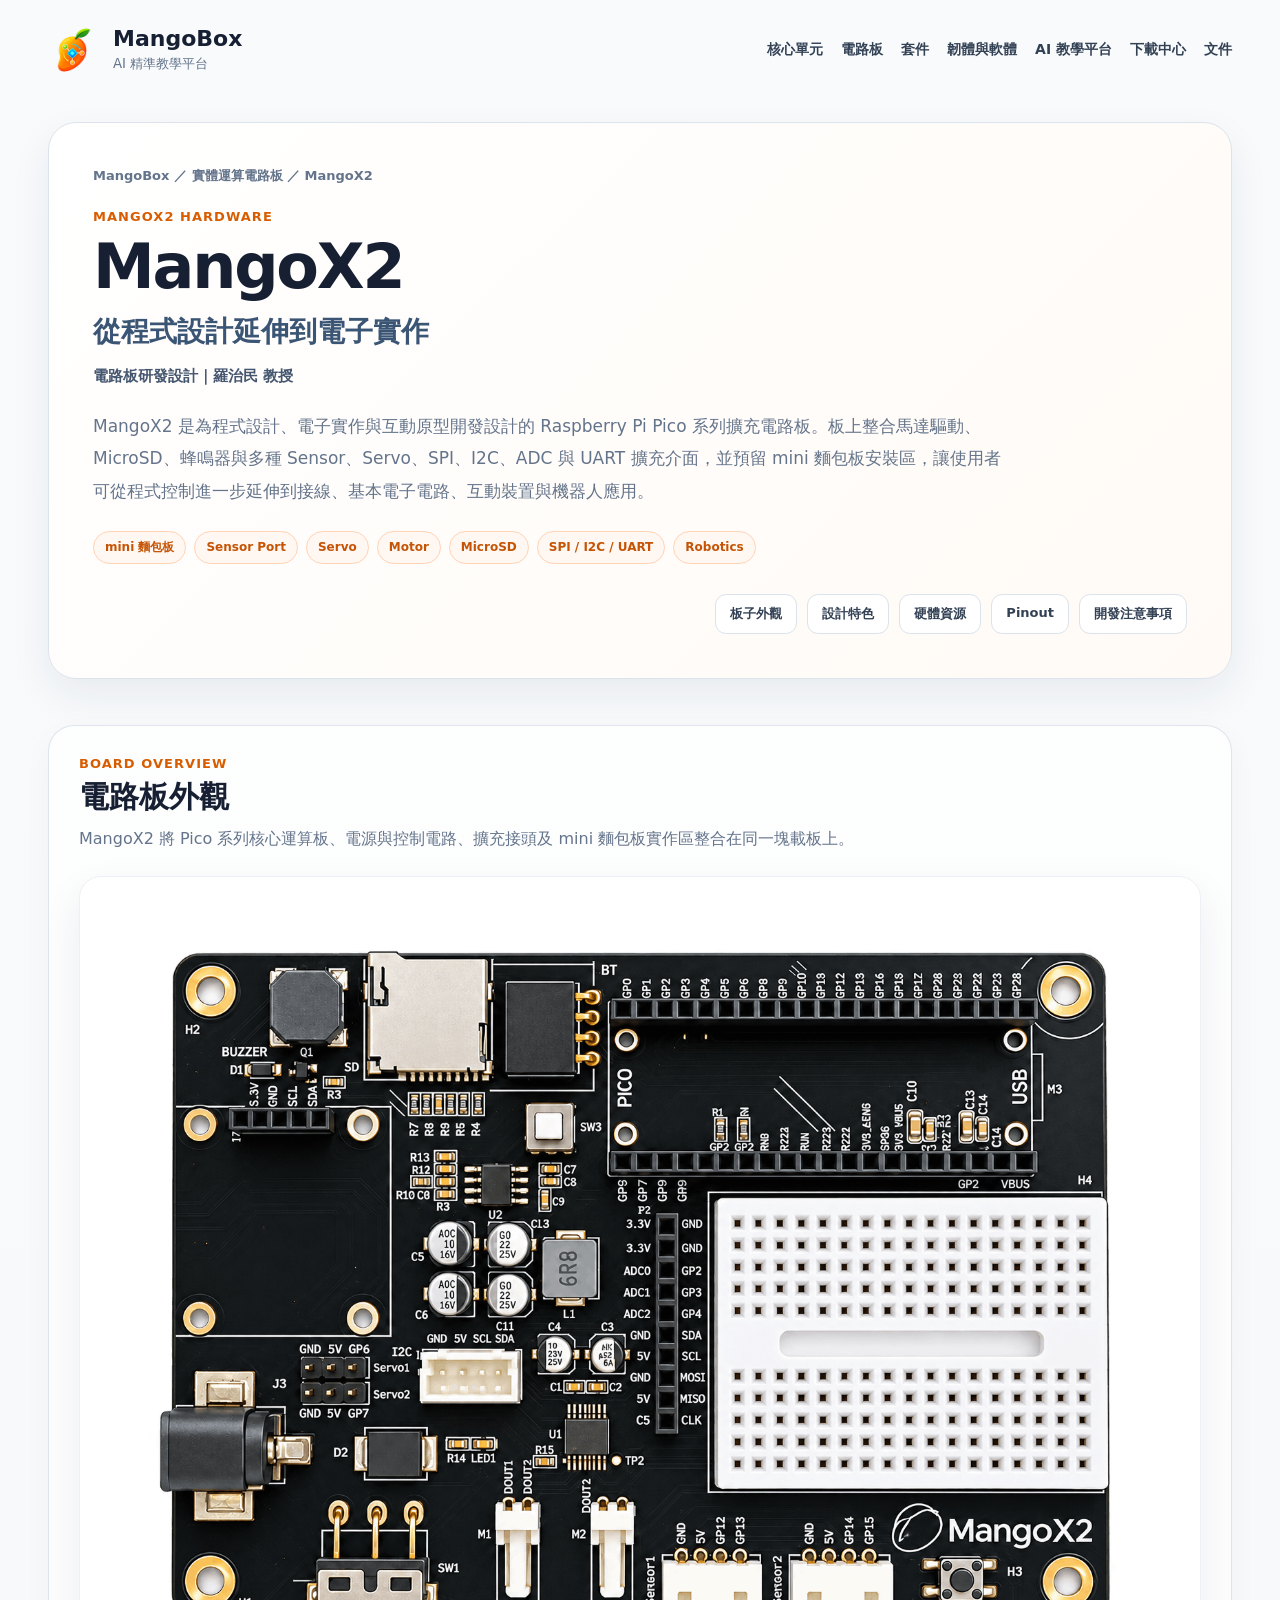
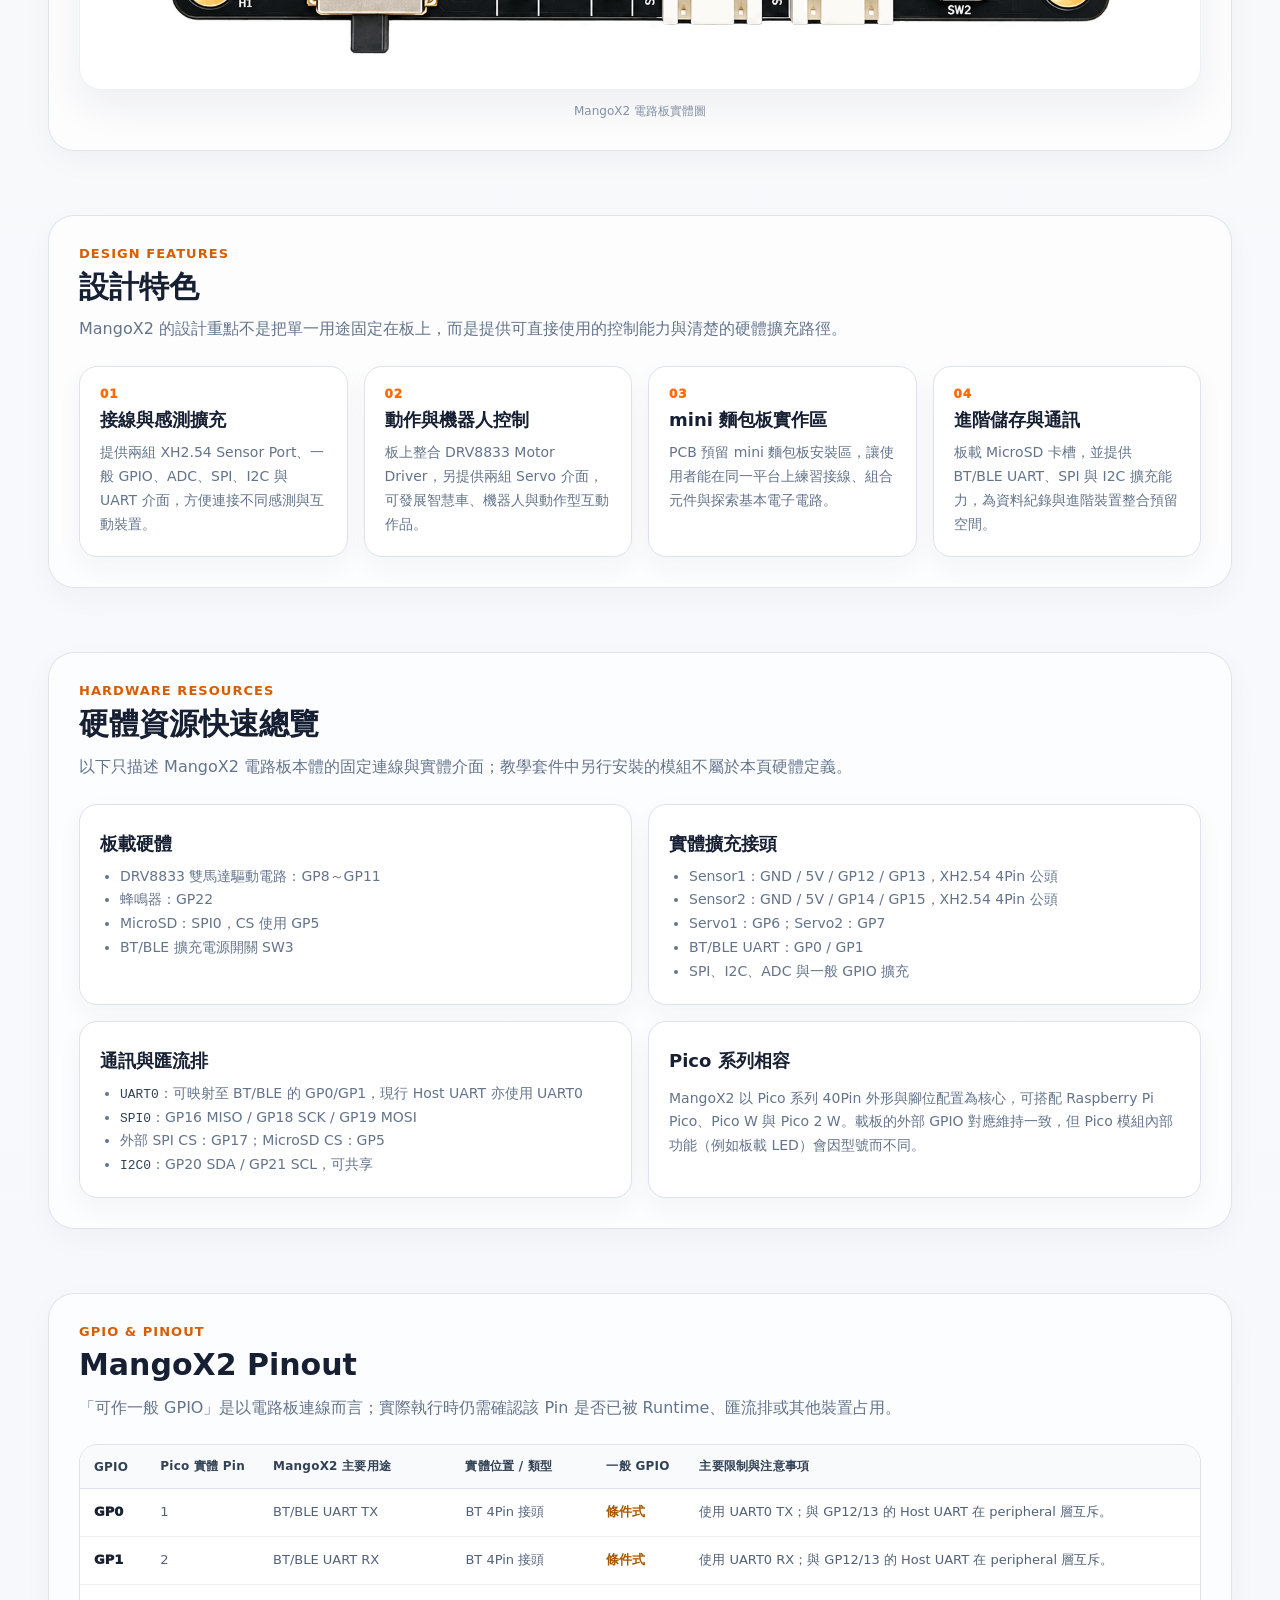
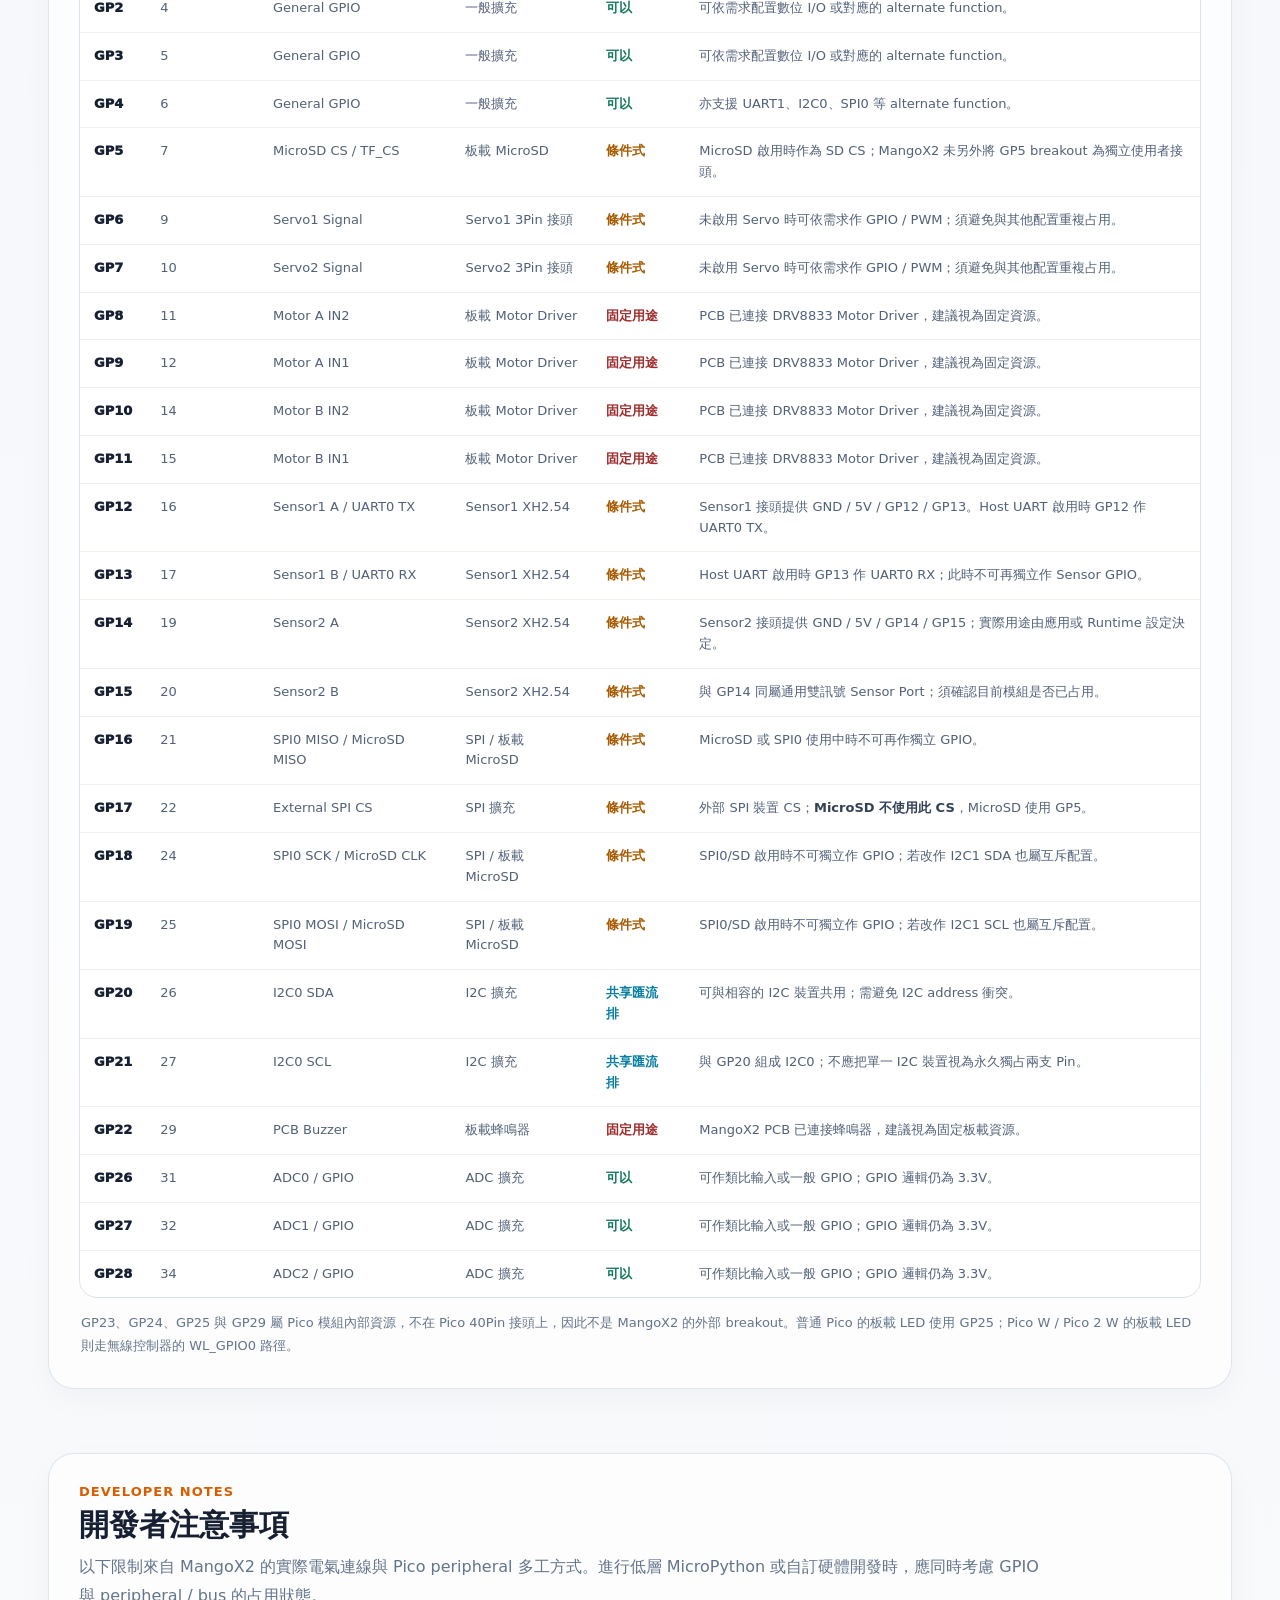
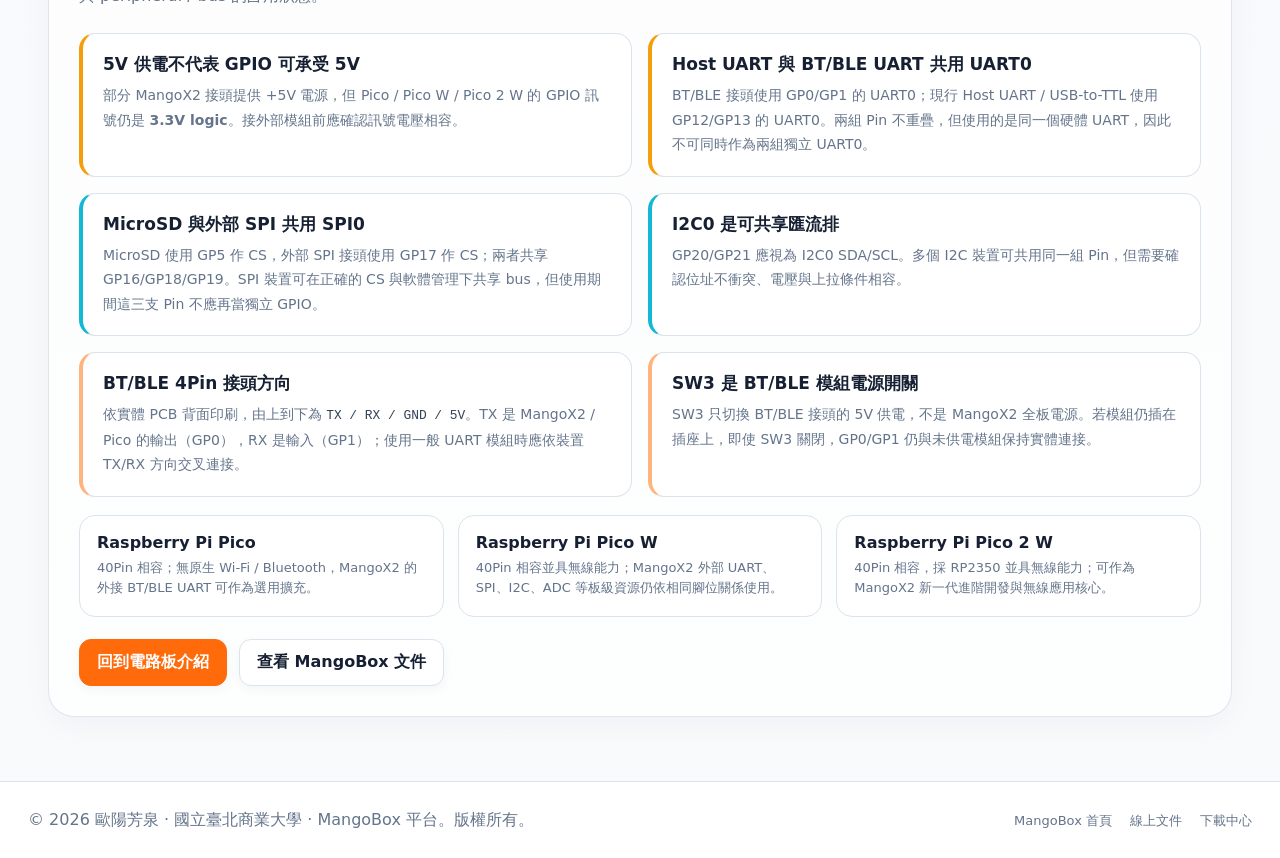
<file: hardware/mangox2/index.html>
<!doctype html>
<html lang="zh-Hant">
<head>
<meta charset="utf-8">
<meta name="viewport" content="width=device-width, initial-scale=1">
<title>MangoX2 電路板設計與 Pinout｜MangoBox</title>
<meta name="description" content="MangoX2 電路板設計、板載硬體、擴充接頭、GPIO Pinout、SPI、I2C、UART 與開發注意事項。">
<style>
:root{
  font-family:Inter,"Noto Sans TC","Microsoft JhengHei",system-ui,sans-serif;
  color:#172033;background:#f6f8fb;
  --orange:#ff6b0b;--orange-soft:#fff3e8;--cyan:#13b8d4;--navy:#172033;
  --muted:#64748b;--line:#dbe3ec;--panel:#ffffff;--soft:#f8fafc;
  --shadow:0 16px 40px rgba(30,41,59,.07);
}
*{box-sizing:border-box}html{scroll-behavior:smooth}body{margin:0;background:linear-gradient(180deg,#f8fafc 0,#f6f8fb 58%,#f8fafc 100%)}a{color:inherit}
.top{max-width:1240px;margin:auto;padding:24px 28px;display:flex;align-items:center;justify-content:space-between;gap:24px;position:relative}
.brand{display:flex;align-items:center;gap:13px;text-decoration:none;color:inherit;min-width:0}.brand img{width:52px;height:52px;object-fit:contain}.brand strong{display:block;font-size:22px;line-height:1.1}.brand small{display:block;margin-top:3px;color:var(--muted)}
nav{display:flex;gap:18px;flex-wrap:wrap;justify-content:flex-end}nav a{color:#334155;text-decoration:none;font-weight:800;font-size:14px;white-space:nowrap}nav a:hover{color:var(--orange)}
.menu-toggle{display:none;width:42px;height:42px;flex:0 0 42px;border:1px solid var(--line);border-radius:12px;background:white;position:relative;cursor:pointer}.menu-toggle span,.menu-toggle::before,.menu-toggle::after{content:"";position:absolute;left:11px;width:18px;height:2px;border-radius:2px;background:#334155;transition:.2s}.menu-toggle span{top:20px}.menu-toggle::before{top:14px}.menu-toggle::after{top:26px}.top.menu-open .menu-toggle span{opacity:0}.top.menu-open .menu-toggle::before{top:20px;transform:rotate(45deg)}.top.menu-open .menu-toggle::after{top:20px;transform:rotate(-45deg)}
.hero{max-width:1240px;margin:22px auto 0;padding:0 28px 46px}.hero-shell{background:linear-gradient(135deg,#fff 0%,#fffaf5 100%);border:1px solid var(--line);border-radius:28px;padding:44px;box-shadow:var(--shadow)}
.breadcrumb{font-size:13px;color:var(--muted);font-weight:800;margin-bottom:24px}.breadcrumb a{text-decoration:none}.breadcrumb a:hover{color:var(--orange)}
.eyebrow{font-weight:900;color:#d85d00;letter-spacing:.08em;font-size:13px;text-transform:uppercase}.hero h1{font-size:clamp(40px,5vw,62px);line-height:1.08;margin:10px 0 12px;color:var(--navy);letter-spacing:-.035em}.tagline{font-size:clamp(21px,2.4vw,28px);font-weight:900;color:#3b5575;margin:0 0 16px}.credit{font-size:15px;color:#45566f;font-weight:800;margin:0 0 24px}.hero-copy{max-width:920px;font-size:17px;line-height:1.9;color:var(--muted);margin:0}.tags{display:flex;gap:8px;flex-wrap:wrap;margin-top:24px}.tag{display:inline-flex;align-items:center;padding:7px 11px;border-radius:999px;border:1px solid #ffd3b4;background:#fff7f1;color:#c55406;font-size:12px;font-weight:900}
.jump-nav{display:flex;gap:10px;flex-wrap:wrap;margin-top:30px}.jump-nav a{padding:10px 14px;border:1px solid var(--line);border-radius:11px;background:#fff;text-decoration:none;font-size:13px;font-weight:900;color:#334155}.jump-nav a:hover{border-color:#ffc79f;color:#c55406}
.section{max-width:1240px;margin:auto;padding:0 28px 64px;scroll-margin-top:22px}.section-shell{background:rgba(255,255,255,.68);border:1px solid rgba(219,227,236,.9);border-radius:26px;padding:30px;box-shadow:0 10px 30px rgba(30,41,59,.035)}.section-head{margin-bottom:22px}.section-kicker{font-size:13px;font-weight:900;color:#d85d00;letter-spacing:.08em;text-transform:uppercase;margin-bottom:7px}.section h2{font-size:30px;line-height:1.25;margin:0;color:var(--navy)}.lead{font-size:16px;line-height:1.8;color:var(--muted);max-width:960px;margin:10px 0 0}
.board-stage{background:#fff;border:1px solid #edf1f5;border-radius:22px;padding:26px;display:grid;place-items:center;box-shadow:var(--shadow)}.board-stage img{display:block;width:min(100%,980px);height:auto;object-fit:contain}.image-note{margin-top:13px;text-align:center;color:#8290a3;font-size:12px}
.feature-grid{display:grid;grid-template-columns:repeat(4,1fr);gap:16px}.feature-card,.resource-card{background:#fff;border:1px solid var(--line);border-radius:18px;padding:20px;box-shadow:0 10px 26px rgba(30,41,59,.045)}.feature-card .num{font-size:12px;font-weight:950;color:var(--orange);letter-spacing:.08em}.feature-card h3,.resource-card h3{margin:7px 0 9px;font-size:18px;color:var(--navy)}.feature-card p,.resource-card p,.resource-card li{font-size:14px;line-height:1.7;color:var(--muted)}.feature-card p{margin:0}.resource-grid{display:grid;grid-template-columns:repeat(2,1fr);gap:16px}.resource-card ul{margin:8px 0 0;padding-left:20px}.resource-card code,.note-card code{font-family:ui-monospace,SFMono-Regular,Consolas,monospace;font-size:.92em;color:#334155}
.table-wrap{overflow-x:auto;border:1px solid var(--line);border-radius:18px;background:#fff}.pin-table{width:100%;border-collapse:collapse;min-width:940px}.pin-table th{position:sticky;top:0;background:#f8fafc;color:#334155;text-align:left;font-size:12px;letter-spacing:.02em;padding:13px 14px;border-bottom:1px solid var(--line);white-space:nowrap}.pin-table td{padding:13px 14px;border-bottom:1px solid #edf1f5;font-size:13px;line-height:1.6;color:#526178;vertical-align:top}.pin-table tr:last-child td{border-bottom:0}.pin-table td:first-child{font-weight:950;color:#172033;white-space:nowrap}.pin-table strong{color:#334155}.availability{font-weight:900}.yes{color:#13795b}.conditional{color:#a85a00}.fixed{color:#9f2e2e}.shared{color:#087ea4}.table-note{font-size:13px;line-height:1.75;color:var(--muted);margin:14px 2px 0}
.note-grid{display:grid;grid-template-columns:repeat(2,1fr);gap:16px}.note-card{background:#fff;border:1px solid var(--line);border-left:4px solid #ffb37d;border-radius:16px;padding:19px 20px}.note-card h3{font-size:17px;margin:0 0 7px;color:var(--navy)}.note-card p{font-size:14px;line-height:1.75;color:var(--muted);margin:0}.note-card.warning{border-left-color:#f59e0b}.note-card.info{border-left-color:#13b8d4}
.compat{display:grid;grid-template-columns:repeat(3,1fr);gap:14px;margin-top:18px}.compat-card{background:#fff;border:1px solid var(--line);border-radius:16px;padding:17px}.compat-card strong{display:block;color:var(--navy);font-size:16px}.compat-card span{display:block;color:var(--muted);font-size:13px;line-height:1.6;margin-top:6px}
.actions{display:flex;gap:12px;flex-wrap:wrap;margin-top:22px}.btn{padding:12px 17px;border-radius:12px;text-decoration:none;font-weight:900;border:1px solid var(--line);background:white;color:#172033;box-shadow:0 4px 12px rgba(30,41,59,.04)}.btn.primary{background:var(--orange);color:#fff;border-color:var(--orange)}
footer{border-top:1px solid var(--line);padding:28px;color:var(--muted);background:#fff}.footer-inner{max-width:1240px;margin:auto;display:flex;justify-content:space-between;gap:16px;align-items:center}.footer-links{display:flex;gap:18px;flex-wrap:wrap}.footer-links a{text-decoration:none;color:var(--muted);font-size:13px}.footer-links a:hover{color:var(--orange)}
@media(max-width:980px){.feature-grid{grid-template-columns:1fr 1fr}.resource-grid,.note-grid{grid-template-columns:1fr}.compat{grid-template-columns:1fr}}
@media(max-width:640px){.top{padding:16px 18px}.brand img{width:44px;height:44px}.brand strong{font-size:20px}.brand small{font-size:12px}.menu-toggle{display:block}.top nav{position:absolute;top:calc(100% + 2px);left:12px;right:12px;display:none;flex-direction:column;gap:0;padding:8px;border:1px solid var(--line);border-radius:16px;background:rgba(255,255,255,.98);box-shadow:0 18px 45px rgba(30,41,59,.16);z-index:50}.top.menu-open nav{display:flex}.top nav a{display:block;padding:11px 13px;border-radius:10px;font-size:14px}.hero{padding:0 18px 38px;margin-top:10px}.hero-shell{padding:25px 20px;border-radius:21px}.hero-copy{font-size:16px}.section{padding:0 18px 48px}.section-shell{padding:19px;border-radius:20px}.section h2{font-size:26px}.feature-grid{grid-template-columns:1fr}.board-stage{padding:14px}.footer-inner{flex-direction:column;align-items:flex-start}}
</style>
</head>
<body>
<header class="top">
  <a class="brand" href="../../"><img src="../../assets/brand/mangobox-core-refined-64.png" alt="MangoBox"><span><strong>MangoBox</strong><small>AI 精準教學平台</small></span></a>
  <nav aria-label="主要導覽">
    <a href="../../#computing">核心單元</a><a href="../../#boards">電路板</a><a href="../../#kits">套件</a><a href="../../#software">韌體與軟體</a><a href="../../#ai-platform">AI 教學平台</a><a href="../../releases/">下載中心</a><a href="../../docs/student-guide/site/">文件</a>
  </nav>
  <button class="menu-toggle" type="button" aria-label="開啟導覽選單" aria-expanded="false"><span></span></button>
</header>
<main>
  <section class="hero" aria-labelledby="page-title">
    <div class="hero-shell">
      <div class="breadcrumb"><a href="../../">MangoBox</a> ／ <a href="../../#boards">實體運算電路板</a> ／ MangoX2</div>
      <div class="eyebrow">MangoX2 Hardware</div>
      <h1 id="page-title">MangoX2</h1>
      <p class="tagline">從程式設計延伸到電子實作</p>
      <p class="credit">電路板研發設計｜羅治民 教授</p>
      <p class="hero-copy">MangoX2 是為程式設計、電子實作與互動原型開發設計的 Raspberry Pi Pico 系列擴充電路板。板上整合馬達驅動、MicroSD、蜂鳴器與多種 Sensor、Servo、SPI、I2C、ADC 與 UART 擴充介面，並預留 mini 麵包板安裝區，讓使用者可從程式控制進一步延伸到接線、基本電子電路、互動裝置與機器人應用。</p>
      <div class="tags"><span class="tag">mini 麵包板</span><span class="tag">Sensor Port</span><span class="tag">Servo</span><span class="tag">Motor</span><span class="tag">MicroSD</span><span class="tag">SPI / I2C / UART</span><span class="tag">Robotics</span></div>
      <nav class="jump-nav" aria-label="本頁導覽"><a href="#board">板子外觀</a><a href="#features">設計特色</a><a href="#resources">硬體資源</a><a href="#pinout">Pinout</a><a href="#notes">開發注意事項</a></nav>
    </div>
  </section>

  <section class="section" id="board">
    <div class="section-shell">
      <div class="section-head"><div class="section-kicker">Board Overview</div><h2>電路板外觀</h2><p class="lead">MangoX2 將 Pico 系列核心運算板、電源與控制電路、擴充接頭及 mini 麵包板實作區整合在同一塊載板上。</p></div>
      <div class="board-stage"><img src="../../assets/home/MangoX2.png" width="640" height="496" loading="eager" decoding="async" alt="MangoX2 電路板實體圖"></div>
      <div class="image-note">MangoX2 電路板實體圖</div>
    </div>
  </section>

  <section class="section" id="features">
    <div class="section-shell">
      <div class="section-head"><div class="section-kicker">Design Features</div><h2>設計特色</h2><p class="lead">MangoX2 的設計重點不是把單一用途固定在板上，而是提供可直接使用的控制能力與清楚的硬體擴充路徑。</p></div>
      <div class="feature-grid">
        <article class="feature-card"><div class="num">01</div><h3>接線與感測擴充</h3><p>提供兩組 XH2.54 Sensor Port、一般 GPIO、ADC、SPI、I2C 與 UART 介面，方便連接不同感測與互動裝置。</p></article>
        <article class="feature-card"><div class="num">02</div><h3>動作與機器人控制</h3><p>板上整合 DRV8833 Motor Driver，另提供兩組 Servo 介面，可發展智慧車、機器人與動作型互動作品。</p></article>
        <article class="feature-card"><div class="num">03</div><h3>mini 麵包板實作區</h3><p>PCB 預留 mini 麵包板安裝區，讓使用者能在同一平台上練習接線、組合元件與探索基本電子電路。</p></article>
        <article class="feature-card"><div class="num">04</div><h3>進階儲存與通訊</h3><p>板載 MicroSD 卡槽，並提供 BT/BLE UART、SPI 與 I2C 擴充能力，為資料紀錄與進階裝置整合預留空間。</p></article>
      </div>
    </div>
  </section>

  <section class="section" id="resources">
    <div class="section-shell">
      <div class="section-head"><div class="section-kicker">Hardware Resources</div><h2>硬體資源快速總覽</h2><p class="lead">以下只描述 MangoX2 電路板本體的固定連線與實體介面；教學套件中另行安裝的模組不屬於本頁硬體定義。</p></div>
      <div class="resource-grid">
        <article class="resource-card"><h3>板載硬體</h3><ul><li>DRV8833 雙馬達驅動電路：GP8～GP11</li><li>蜂鳴器：GP22</li><li>MicroSD：SPI0，CS 使用 GP5</li><li>BT/BLE 擴充電源開關 SW3</li></ul></article>
        <article class="resource-card"><h3>實體擴充接頭</h3><ul><li>Sensor1：GND / 5V / GP12 / GP13，XH2.54 4Pin 公頭</li><li>Sensor2：GND / 5V / GP14 / GP15，XH2.54 4Pin 公頭</li><li>Servo1：GP6；Servo2：GP7</li><li>BT/BLE UART：GP0 / GP1</li><li>SPI、I2C、ADC 與一般 GPIO 擴充</li></ul></article>
        <article class="resource-card"><h3>通訊與匯流排</h3><ul><li><code>UART0</code>：可映射至 BT/BLE 的 GP0/GP1，現行 Host UART 亦使用 UART0</li><li><code>SPI0</code>：GP16 MISO / GP18 SCK / GP19 MOSI</li><li>外部 SPI CS：GP17；MicroSD CS：GP5</li><li><code>I2C0</code>：GP20 SDA / GP21 SCL，可共享</li></ul></article>
        <article class="resource-card"><h3>Pico 系列相容</h3><p>MangoX2 以 Pico 系列 40Pin 外形與腳位配置為核心，可搭配 Raspberry Pi Pico、Pico W 與 Pico 2 W。載板的外部 GPIO 對應維持一致，但 Pico 模組內部功能（例如板載 LED）會因型號而不同。</p></article>
      </div>
    </div>
  </section>

  <section class="section" id="pinout">
    <div class="section-shell">
      <div class="section-head"><div class="section-kicker">GPIO & Pinout</div><h2>MangoX2 Pinout</h2><p class="lead">「可作一般 GPIO」是以電路板連線而言；實際執行時仍需確認該 Pin 是否已被 Runtime、匯流排或其他裝置占用。</p></div>
      <div class="table-wrap" role="region" aria-label="MangoX2 Pinout 表" tabindex="0">
        <table class="pin-table">
          <thead><tr><th>GPIO</th><th>Pico 實體 Pin</th><th>MangoX2 主要用途</th><th>實體位置 / 類型</th><th>一般 GPIO</th><th>主要限制與注意事項</th></tr></thead>
          <tbody>
            <tr><td>GP0</td><td>1</td><td>BT/BLE UART TX</td><td>BT 4Pin 接頭</td><td><span class="availability conditional">條件式</span></td><td>使用 UART0 TX；與 GP12/13 的 Host UART 在 peripheral 層互斥。</td></tr>
            <tr><td>GP1</td><td>2</td><td>BT/BLE UART RX</td><td>BT 4Pin 接頭</td><td><span class="availability conditional">條件式</span></td><td>使用 UART0 RX；與 GP12/13 的 Host UART 在 peripheral 層互斥。</td></tr>
            <tr><td>GP2</td><td>4</td><td>General GPIO</td><td>一般擴充</td><td><span class="availability yes">可以</span></td><td>可依需求配置數位 I/O 或對應的 alternate function。</td></tr>
            <tr><td>GP3</td><td>5</td><td>General GPIO</td><td>一般擴充</td><td><span class="availability yes">可以</span></td><td>可依需求配置數位 I/O 或對應的 alternate function。</td></tr>
            <tr><td>GP4</td><td>6</td><td>General GPIO</td><td>一般擴充</td><td><span class="availability yes">可以</span></td><td>亦支援 UART1、I2C0、SPI0 等 alternate function。</td></tr>
            <tr><td>GP5</td><td>7</td><td>MicroSD CS / TF_CS</td><td>板載 MicroSD</td><td><span class="availability conditional">條件式</span></td><td>MicroSD 啟用時作為 SD CS；MangoX2 未另外將 GP5 breakout 為獨立使用者接頭。</td></tr>
            <tr><td>GP6</td><td>9</td><td>Servo1 Signal</td><td>Servo1 3Pin 接頭</td><td><span class="availability conditional">條件式</span></td><td>未啟用 Servo 時可依需求作 GPIO / PWM；須避免與其他配置重複占用。</td></tr>
            <tr><td>GP7</td><td>10</td><td>Servo2 Signal</td><td>Servo2 3Pin 接頭</td><td><span class="availability conditional">條件式</span></td><td>未啟用 Servo 時可依需求作 GPIO / PWM；須避免與其他配置重複占用。</td></tr>
            <tr><td>GP8</td><td>11</td><td>Motor A IN2</td><td>板載 Motor Driver</td><td><span class="availability fixed">固定用途</span></td><td>PCB 已連接 DRV8833 Motor Driver，建議視為固定資源。</td></tr>
            <tr><td>GP9</td><td>12</td><td>Motor A IN1</td><td>板載 Motor Driver</td><td><span class="availability fixed">固定用途</span></td><td>PCB 已連接 DRV8833 Motor Driver，建議視為固定資源。</td></tr>
            <tr><td>GP10</td><td>14</td><td>Motor B IN2</td><td>板載 Motor Driver</td><td><span class="availability fixed">固定用途</span></td><td>PCB 已連接 DRV8833 Motor Driver，建議視為固定資源。</td></tr>
            <tr><td>GP11</td><td>15</td><td>Motor B IN1</td><td>板載 Motor Driver</td><td><span class="availability fixed">固定用途</span></td><td>PCB 已連接 DRV8833 Motor Driver，建議視為固定資源。</td></tr>
            <tr><td>GP12</td><td>16</td><td>Sensor1 A / UART0 TX</td><td>Sensor1 XH2.54</td><td><span class="availability conditional">條件式</span></td><td>Sensor1 接頭提供 GND / 5V / GP12 / GP13。Host UART 啟用時 GP12 作 UART0 TX。</td></tr>
            <tr><td>GP13</td><td>17</td><td>Sensor1 B / UART0 RX</td><td>Sensor1 XH2.54</td><td><span class="availability conditional">條件式</span></td><td>Host UART 啟用時 GP13 作 UART0 RX；此時不可再獨立作 Sensor GPIO。</td></tr>
            <tr><td>GP14</td><td>19</td><td>Sensor2 A</td><td>Sensor2 XH2.54</td><td><span class="availability conditional">條件式</span></td><td>Sensor2 接頭提供 GND / 5V / GP14 / GP15；實際用途由應用或 Runtime 設定決定。</td></tr>
            <tr><td>GP15</td><td>20</td><td>Sensor2 B</td><td>Sensor2 XH2.54</td><td><span class="availability conditional">條件式</span></td><td>與 GP14 同屬通用雙訊號 Sensor Port；須確認目前模組是否已占用。</td></tr>
            <tr><td>GP16</td><td>21</td><td>SPI0 MISO / MicroSD MISO</td><td>SPI / 板載 MicroSD</td><td><span class="availability conditional">條件式</span></td><td>MicroSD 或 SPI0 使用中時不可再作獨立 GPIO。</td></tr>
            <tr><td>GP17</td><td>22</td><td>External SPI CS</td><td>SPI 擴充</td><td><span class="availability conditional">條件式</span></td><td>外部 SPI 裝置 CS；<strong>MicroSD 不使用此 CS</strong>，MicroSD 使用 GP5。</td></tr>
            <tr><td>GP18</td><td>24</td><td>SPI0 SCK / MicroSD CLK</td><td>SPI / 板載 MicroSD</td><td><span class="availability conditional">條件式</span></td><td>SPI0/SD 啟用時不可獨立作 GPIO；若改作 I2C1 SDA 也屬互斥配置。</td></tr>
            <tr><td>GP19</td><td>25</td><td>SPI0 MOSI / MicroSD MOSI</td><td>SPI / 板載 MicroSD</td><td><span class="availability conditional">條件式</span></td><td>SPI0/SD 啟用時不可獨立作 GPIO；若改作 I2C1 SCL 也屬互斥配置。</td></tr>
            <tr><td>GP20</td><td>26</td><td>I2C0 SDA</td><td>I2C 擴充</td><td><span class="availability shared">共享匯流排</span></td><td>可與相容的 I2C 裝置共用；需避免 I2C address 衝突。</td></tr>
            <tr><td>GP21</td><td>27</td><td>I2C0 SCL</td><td>I2C 擴充</td><td><span class="availability shared">共享匯流排</span></td><td>與 GP20 組成 I2C0；不應把單一 I2C 裝置視為永久獨占兩支 Pin。</td></tr>
            <tr><td>GP22</td><td>29</td><td>PCB Buzzer</td><td>板載蜂鳴器</td><td><span class="availability fixed">固定用途</span></td><td>MangoX2 PCB 已連接蜂鳴器，建議視為固定板載資源。</td></tr>
            <tr><td>GP26</td><td>31</td><td>ADC0 / GPIO</td><td>ADC 擴充</td><td><span class="availability yes">可以</span></td><td>可作類比輸入或一般 GPIO；GPIO 邏輯仍為 3.3V。</td></tr>
            <tr><td>GP27</td><td>32</td><td>ADC1 / GPIO</td><td>ADC 擴充</td><td><span class="availability yes">可以</span></td><td>可作類比輸入或一般 GPIO；GPIO 邏輯仍為 3.3V。</td></tr>
            <tr><td>GP28</td><td>34</td><td>ADC2 / GPIO</td><td>ADC 擴充</td><td><span class="availability yes">可以</span></td><td>可作類比輸入或一般 GPIO；GPIO 邏輯仍為 3.3V。</td></tr>
          </tbody>
        </table>
      </div>
      <p class="table-note">GP23、GP24、GP25 與 GP29 屬 Pico 模組內部資源，不在 Pico 40Pin 接頭上，因此不是 MangoX2 的外部 breakout。普通 Pico 的板載 LED 使用 GP25；Pico W / Pico 2 W 的板載 LED 則走無線控制器的 WL_GPIO0 路徑。</p>
    </div>
  </section>

  <section class="section" id="notes">
    <div class="section-shell">
      <div class="section-head"><div class="section-kicker">Developer Notes</div><h2>開發者注意事項</h2><p class="lead">以下限制來自 MangoX2 的實際電氣連線與 Pico peripheral 多工方式。進行低層 MicroPython 或自訂硬體開發時，應同時考慮 GPIO 與 peripheral / bus 的占用狀態。</p></div>
      <div class="note-grid">
        <article class="note-card warning"><h3>5V 供電不代表 GPIO 可承受 5V</h3><p>部分 MangoX2 接頭提供 +5V 電源，但 Pico / Pico W / Pico 2 W 的 GPIO 訊號仍是 <strong>3.3V logic</strong>。接外部模組前應確認訊號電壓相容。</p></article>
        <article class="note-card warning"><h3>Host UART 與 BT/BLE UART 共用 UART0</h3><p>BT/BLE 接頭使用 GP0/GP1 的 UART0；現行 Host UART / USB-to-TTL 使用 GP12/GP13 的 UART0。兩組 Pin 不重疊，但使用的是同一個硬體 UART，因此不可同時作為兩組獨立 UART0。</p></article>
        <article class="note-card info"><h3>MicroSD 與外部 SPI 共用 SPI0</h3><p>MicroSD 使用 GP5 作 CS，外部 SPI 接頭使用 GP17 作 CS；兩者共享 GP16/GP18/GP19。SPI 裝置可在正確的 CS 與軟體管理下共享 bus，但使用期間這三支 Pin 不應再當獨立 GPIO。</p></article>
        <article class="note-card info"><h3>I2C0 是可共享匯流排</h3><p>GP20/GP21 應視為 I2C0 SDA/SCL。多個 I2C 裝置可共用同一組 Pin，但需要確認位址不衝突、電壓與上拉條件相容。</p></article>
        <article class="note-card"><h3>BT/BLE 4Pin 接頭方向</h3><p>依實體 PCB 背面印刷，由上到下為 <code>TX / RX / GND / 5V</code>。TX 是 MangoX2 / Pico 的輸出（GP0），RX 是輸入（GP1）；使用一般 UART 模組時應依裝置 TX/RX 方向交叉連接。</p></article>
        <article class="note-card"><h3>SW3 是 BT/BLE 模組電源開關</h3><p>SW3 只切換 BT/BLE 接頭的 5V 供電，不是 MangoX2 全板電源。若模組仍插在插座上，即使 SW3 關閉，GP0/GP1 仍與未供電模組保持實體連接。</p></article>
      </div>
      <div class="compat">
        <div class="compat-card"><strong>Raspberry Pi Pico</strong><span>40Pin 相容；無原生 Wi-Fi / Bluetooth，MangoX2 的外接 BT/BLE UART 可作為選用擴充。</span></div>
        <div class="compat-card"><strong>Raspberry Pi Pico W</strong><span>40Pin 相容並具無線能力；MangoX2 外部 UART、SPI、I2C、ADC 等板級資源仍依相同腳位關係使用。</span></div>
        <div class="compat-card"><strong>Raspberry Pi Pico 2 W</strong><span>40Pin 相容，採 RP2350 並具無線能力；可作為 MangoX2 新一代進階開發與無線應用核心。</span></div>
      </div>
      <div class="actions"><a class="btn primary" href="../../#boards">回到電路板介紹</a><a class="btn" href="../../docs/student-guide/site/">查看 MangoBox 文件</a></div>
    </div>
  </section>
</main>
<footer><div class="footer-inner"><span>© 2026 歐陽芳泉 · 國立臺北商業大學 · MangoBox 平台。版權所有。</span><div class="footer-links"><a href="../../">MangoBox 首頁</a><a href="../../docs/student-guide/site/">線上文件</a><a href="../../releases/">下載中心</a></div></div></footer>
<script>(()=>{const h=document.querySelector('.top'),t=document.querySelector('.menu-toggle'),n=document.querySelector('.top nav');if(!h||!t||!n)return;const c=()=>{h.classList.remove('menu-open');t.setAttribute('aria-expanded','false');t.setAttribute('aria-label','開啟導覽選單')};t.addEventListener('click',e=>{e.stopPropagation();const o=!h.classList.contains('menu-open');h.classList.toggle('menu-open',o);t.setAttribute('aria-expanded',String(o));t.setAttribute('aria-label',o?'關閉導覽選單':'開啟導覽選單')});n.addEventListener('click',c);document.addEventListener('click',e=>{if(!h.contains(e.target))c()});window.addEventListener('resize',()=>{if(innerWidth>640)c()},{passive:true})})();</script>
</body>
</html>
</file>
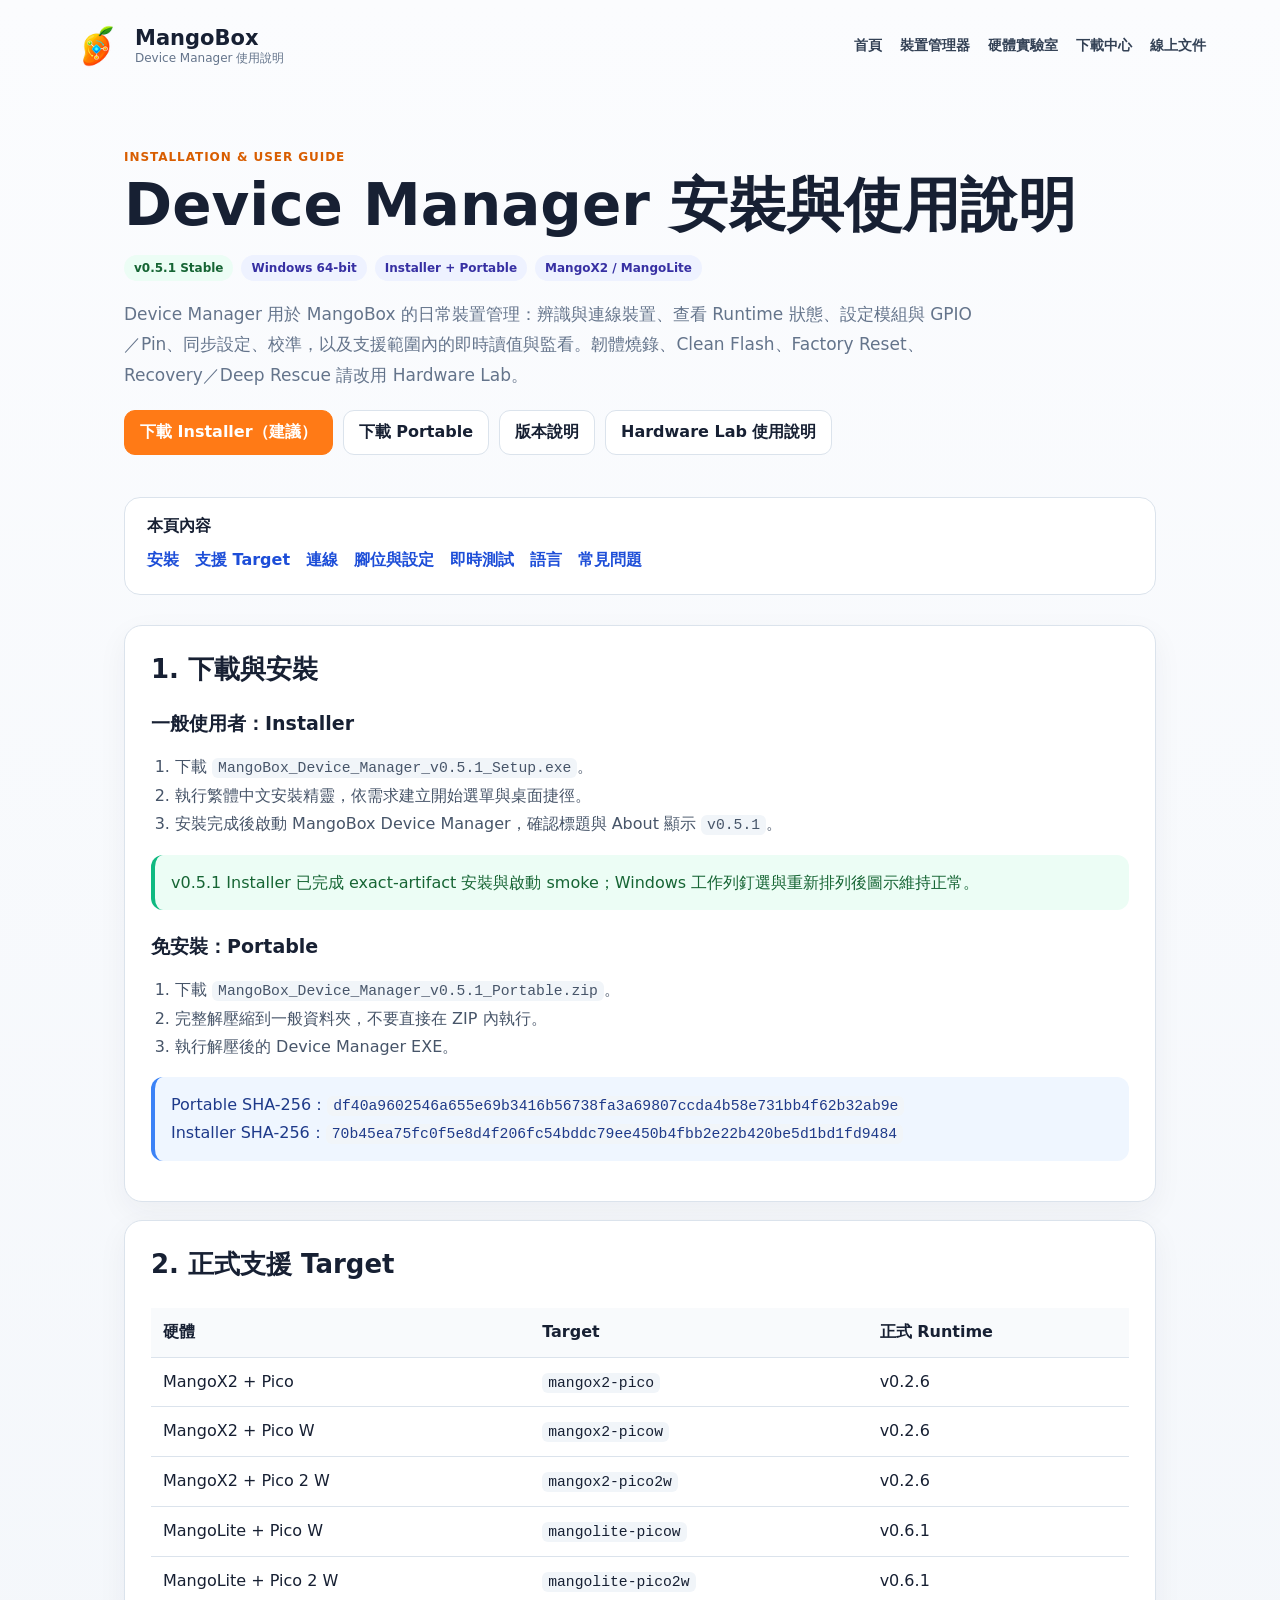
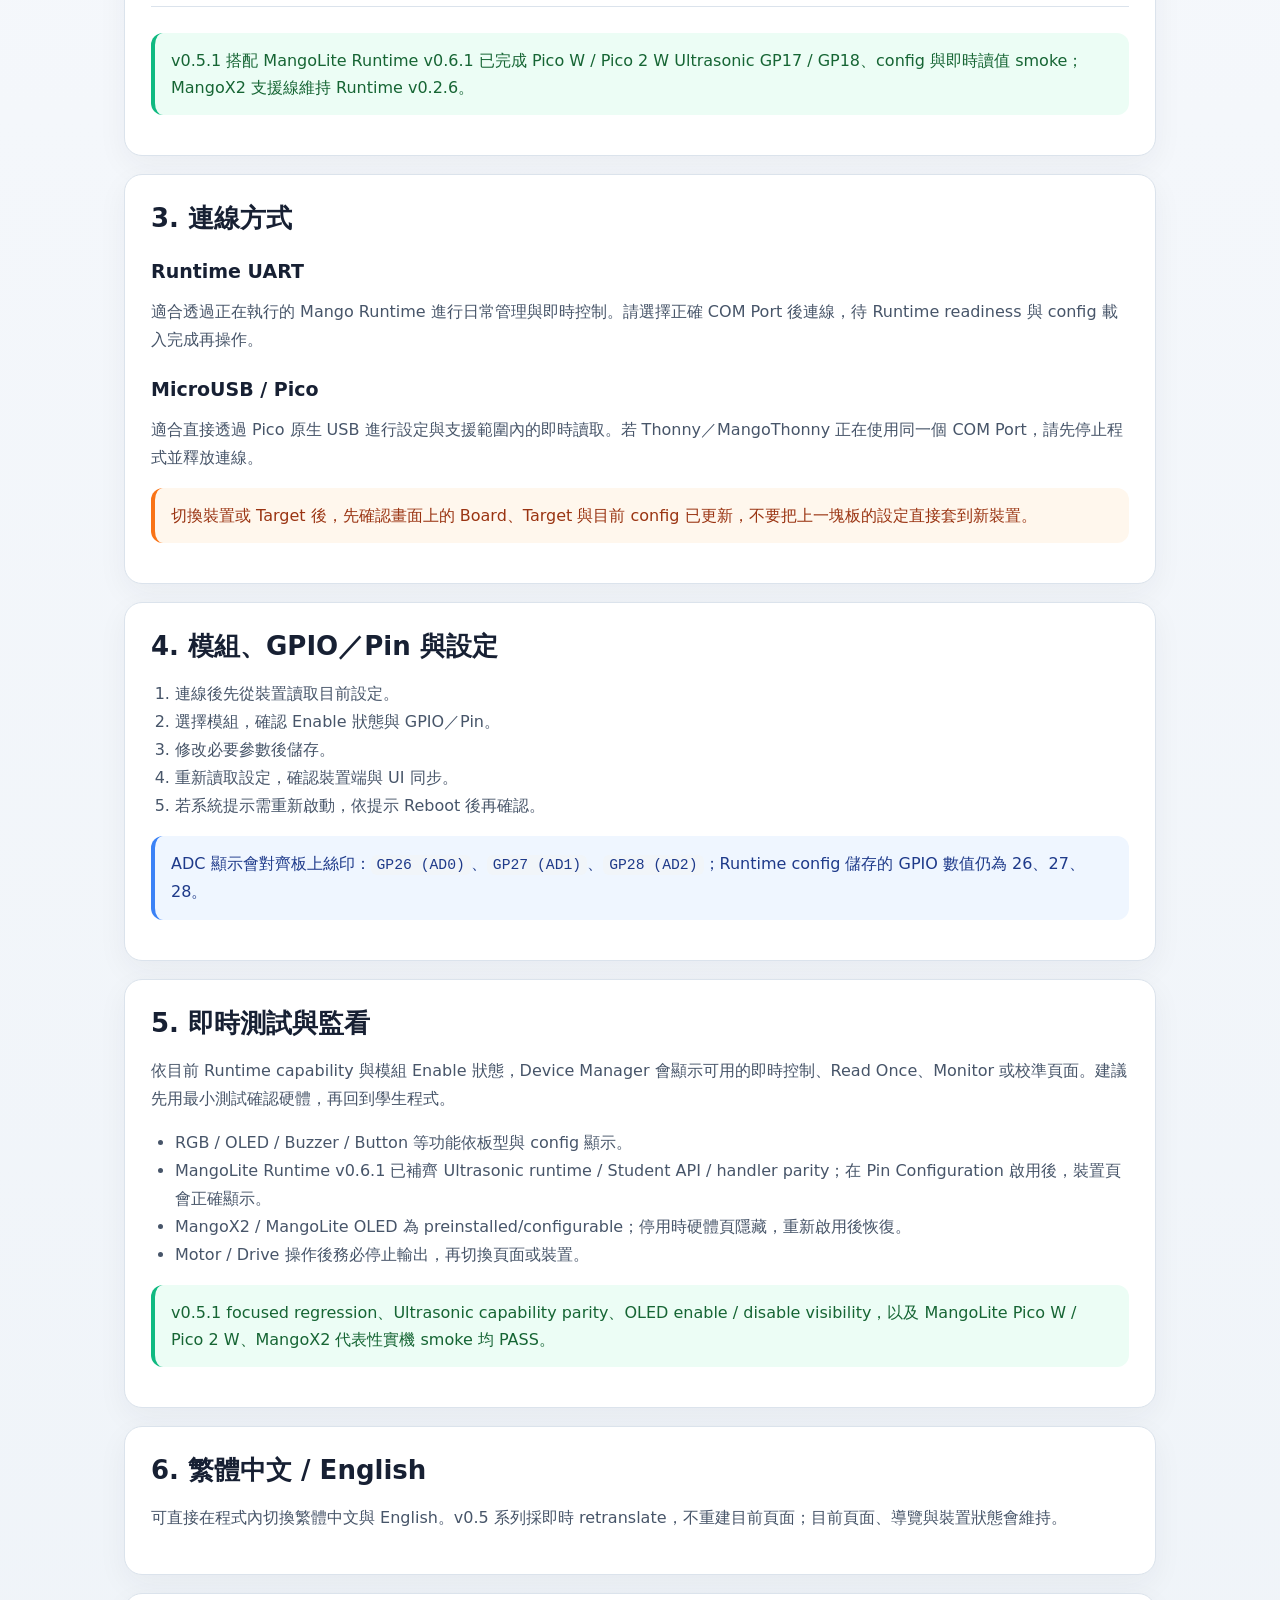
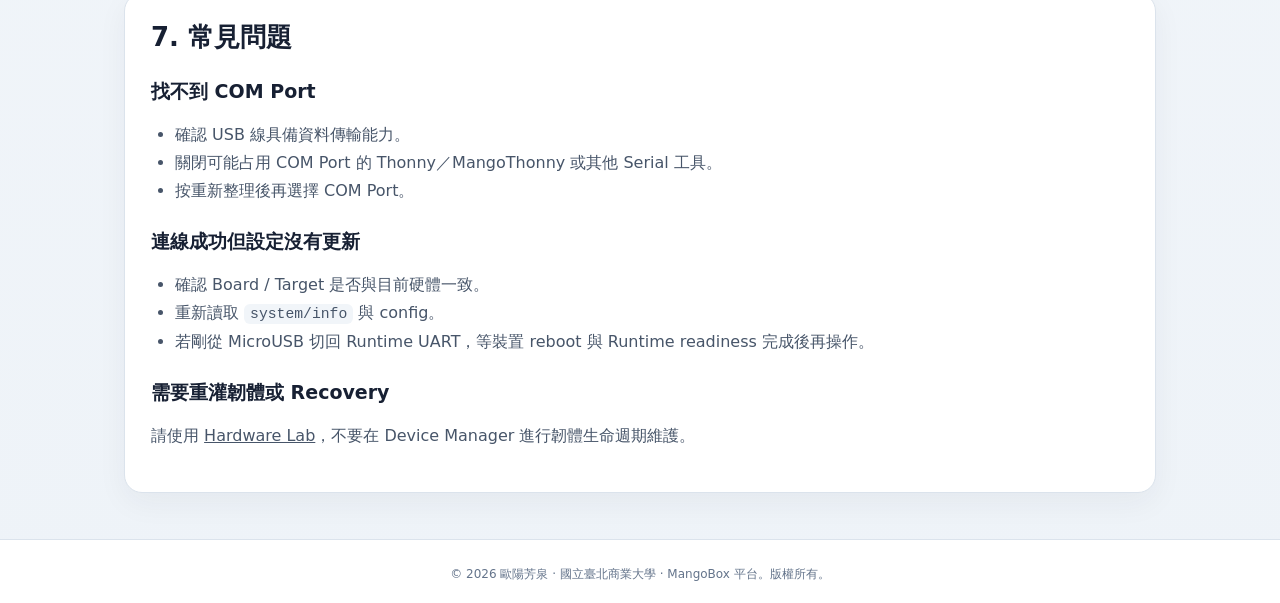
<file: desktop/device-manager/guide/index.html>
<!doctype html>
<html lang="zh-Hant">
<head>
  <meta charset="utf-8">
  <meta name="viewport" content="width=device-width,initial-scale=1">
  <meta name="description" content="MangoBox Device Manager v0.5.1 安裝與使用說明">
  <title>Device Manager 安裝與使用說明｜MangoBox</title>
  <style>
    :root{font-family:Inter,"Noto Sans TC","Microsoft JhengHei",system-ui,sans-serif;color:#172033;background:#f6f8fb;--orange:#ff7a16;--muted:#64748b;--line:#dbe3ec}*{box-sizing:border-box}body{margin:0;background:linear-gradient(180deg,#fbfcfe,#f4f7fb 45%,#eef3f8)}a{color:inherit}.top{max-width:1180px;margin:auto;padding:22px 24px;display:flex;align-items:center;justify-content:space-between;gap:18px;position:relative}.brand{display:flex;align-items:center;gap:13px;text-decoration:none}.brand img{width:48px;height:48px}.brand strong{display:block;font-size:21px}.brand small{display:block;color:var(--muted);font-size:12px}nav{display:flex;gap:18px;flex-wrap:wrap}nav a{text-decoration:none;color:#334155;font-weight:700;font-size:14px}.menu-btn{display:none;border:1px solid var(--line);background:white;border-radius:11px;width:42px;height:42px;font-size:20px}.hero,.wrap{max-width:1080px;margin:auto;padding-left:24px;padding-right:24px}.hero{padding-top:58px;padding-bottom:32px}.eyebrow{font-size:12px;font-weight:900;color:#d85d00;letter-spacing:.08em}.hero h1{font-size:clamp(36px,5vw,58px);line-height:1.08;margin:10px 0 14px}.hero p{max-width:860px;font-size:17px;line-height:1.8;color:var(--muted)}.badges{display:flex;gap:8px;flex-wrap:wrap;margin:18px 0}.badge{padding:6px 10px;border-radius:999px;font-size:12px;font-weight:900;background:#eef2ff;color:#3730a3}.badge.stable{background:#ecfdf5;color:#166534}.actions{display:flex;gap:10px;flex-wrap:wrap;margin-top:20px}.btn{padding:11px 15px;border-radius:11px;text-decoration:none;font-weight:900;border:1px solid var(--line);background:white}.btn.primary{background:var(--orange);border-color:var(--orange);color:white}.toc{background:white;border:1px solid var(--line);border-radius:16px;padding:18px 22px;margin:10px 0 30px}.toc strong{display:block;margin-bottom:8px}.toc a{display:inline-block;margin:5px 16px 5px 0;color:#1d4ed8;text-decoration:none;font-weight:700}.section{background:white;border:1px solid var(--line);border-radius:18px;padding:26px;margin:0 0 18px;box-shadow:0 10px 30px rgba(30,41,59,.05)}.section h2{margin:0 0 14px;font-size:26px}.section h3{margin:24px 0 8px;font-size:19px}.section p,.section li{line-height:1.75;color:#475569}.section ol,.section ul{padding-left:24px}.note,.warn,.ok{border-radius:12px;padding:14px 16px;line-height:1.7;margin:14px 0}.note{background:#eff6ff;border-left:4px solid #3b82f6;color:#1e3a8a}.warn{background:#fff7ed;border-left:4px solid #f97316;color:#9a3412}.ok{background:#ecfdf5;border-left:4px solid #10b981;color:#166534}code{background:#f1f5f9;padding:2px 6px;border-radius:6px;font-family:Consolas,monospace;font-size:.92em}.table-wrap{overflow:auto}.matrix{width:100%;border-collapse:collapse;margin:12px 0}.matrix th,.matrix td{border-bottom:1px solid var(--line);padding:12px;text-align:left;vertical-align:top;line-height:1.55}.matrix th{background:#f8fafc}.muted{color:var(--muted);font-size:13px}footer{border-top:1px solid var(--line);padding:26px 24px;color:var(--muted);text-align:center;background:white;font-size:12px;margin-top:46px}@media(max-width:820px){.menu-btn{display:block}nav{position:absolute;top:74px;left:16px;right:16px;display:none;flex-direction:column;background:white;border:1px solid var(--line);border-radius:14px;padding:10px;box-shadow:0 20px 45px rgba(30,41,59,.12);z-index:20}nav.open{display:flex}nav a{padding:10px 12px}.section{padding:20px}.hero{padding-top:38px}.matrix{min-width:680px}}
  </style>
</head>
<body>
<header class="top"><a class="brand" href="../../../"><img src="../../../assets/brand/mangobox-core-refined-64.png" alt="MangoBox"><span><strong>MangoBox</strong><small>Device Manager 使用說明</small></span></a><nav id="mainNav"><a href="../../../">首頁</a><a href="../">裝置管理器</a><a href="../../hardware-lab/">硬體實驗室</a><a href="../../../releases/">下載中心</a><a href="../../../docs/student-guide/site/">線上文件</a></nav><button class="menu-btn" id="menuBtn" type="button" aria-label="開啟導覽選單" aria-expanded="false">☰</button></header>
<main>
<section class="hero"><div class="eyebrow">INSTALLATION &amp; USER GUIDE</div><h1>Device Manager 安裝與使用說明</h1><div class="badges"><span class="badge stable">v0.5.1 Stable</span><span class="badge">Windows 64-bit</span><span class="badge">Installer + Portable</span><span class="badge">MangoX2 / MangoLite</span></div><p>Device Manager 用於 MangoBox 的日常裝置管理：辨識與連線裝置、查看 Runtime 狀態、設定模組與 GPIO／Pin、同步設定、校準，以及支援範圍內的即時讀值與監看。韌體燒錄、Clean Flash、Factory Reset、Recovery／Deep Rescue 請改用 Hardware Lab。</p><div class="actions"><a class="btn primary" href="https://github.com/circleoyang/MangoBox-Platform/releases/download/device-manager-v0.5.1/MangoBox_Device_Manager_v0.5.1_Setup.exe">下載 Installer（建議）</a><a class="btn" href="https://github.com/circleoyang/MangoBox-Platform/releases/download/device-manager-v0.5.1/MangoBox_Device_Manager_v0.5.1_Portable.zip">下載 Portable</a><a class="btn" href="https://github.com/circleoyang/MangoBox-Platform/releases/tag/device-manager-v0.5.1">版本說明</a><a class="btn" href="../../hardware-lab/guide/">Hardware Lab 使用說明</a></div></section>
<div class="wrap"><div class="toc"><strong>本頁內容</strong><a href="#install">安裝</a><a href="#targets">支援 Target</a><a href="#connect">連線</a><a href="#config">腳位與設定</a><a href="#monitor">即時測試</a><a href="#language">語言</a><a href="#trouble">常見問題</a></div>
<section class="section" id="install"><h2>1. 下載與安裝</h2><h3>一般使用者：Installer</h3><ol><li>下載 <code>MangoBox_Device_Manager_v0.5.1_Setup.exe</code>。</li><li>執行繁體中文安裝精靈，依需求建立開始選單與桌面捷徑。</li><li>安裝完成後啟動 MangoBox Device Manager，確認標題與 About 顯示 <code>v0.5.1</code>。</li></ol><div class="ok">v0.5.1 Installer 已完成 exact-artifact 安裝與啟動 smoke；Windows 工作列釘選與重新排列後圖示維持正常。</div><h3>免安裝：Portable</h3><ol><li>下載 <code>MangoBox_Device_Manager_v0.5.1_Portable.zip</code>。</li><li>完整解壓縮到一般資料夾，不要直接在 ZIP 內執行。</li><li>執行解壓後的 Device Manager EXE。</li></ol><div class="note">Portable SHA-256：<code>df40a9602546a655e69b3416b56738fa3a69807ccda4b58e731bb4f62b32ab9e</code><br>Installer SHA-256：<code>70b45ea75fc0f5e8d4f206fc54bddc79ee450b4fbb2e22b420be5d1bd1fd9484</code></div></section>
<section class="section" id="targets"><h2>2. 正式支援 Target</h2><div class="table-wrap"><table class="matrix"><thead><tr><th>硬體</th><th>Target</th><th>正式 Runtime</th></tr></thead><tbody><tr><td>MangoX2 + Pico</td><td><code>mangox2-pico</code></td><td>v0.2.6</td></tr><tr><td>MangoX2 + Pico W</td><td><code>mangox2-picow</code></td><td>v0.2.6</td></tr><tr><td>MangoX2 + Pico 2 W</td><td><code>mangox2-pico2w</code></td><td>v0.2.6</td></tr><tr><td>MangoLite + Pico W</td><td><code>mangolite-picow</code></td><td>v0.6.1</td></tr><tr><td>MangoLite + Pico 2 W</td><td><code>mangolite-pico2w</code></td><td>v0.6.1</td></tr></tbody></table></div><div class="ok">v0.5.1 搭配 MangoLite Runtime v0.6.1 已完成 Pico W / Pico 2 W Ultrasonic GP17 / GP18、config 與即時讀值 smoke；MangoX2 支援線維持 Runtime v0.2.6。</div></section>
<section class="section" id="connect"><h2>3. 連線方式</h2><h3>Runtime UART</h3><p>適合透過正在執行的 Mango Runtime 進行日常管理與即時控制。請選擇正確 COM Port 後連線，待 Runtime readiness 與 config 載入完成再操作。</p><h3>MicroUSB / Pico</h3><p>適合直接透過 Pico 原生 USB 進行設定與支援範圍內的即時讀取。若 Thonny／MangoThonny 正在使用同一個 COM Port，請先停止程式並釋放連線。</p><div class="warn">切換裝置或 Target 後，先確認畫面上的 Board、Target 與目前 config 已更新，不要把上一塊板的設定直接套到新裝置。</div></section>
<section class="section" id="config"><h2>4. 模組、GPIO／Pin 與設定</h2><ol><li>連線後先從裝置讀取目前設定。</li><li>選擇模組，確認 Enable 狀態與 GPIO／Pin。</li><li>修改必要參數後儲存。</li><li>重新讀取設定，確認裝置端與 UI 同步。</li><li>若系統提示需重新啟動，依提示 Reboot 後再確認。</li></ol><div class="note">ADC 顯示會對齊板上絲印：<code>GP26 (AD0)</code>、<code>GP27 (AD1)</code>、<code>GP28 (AD2)</code>；Runtime config 儲存的 GPIO 數值仍為 26、27、28。</div></section>
<section class="section" id="monitor"><h2>5. 即時測試與監看</h2><p>依目前 Runtime capability 與模組 Enable 狀態，Device Manager 會顯示可用的即時控制、Read Once、Monitor 或校準頁面。建議先用最小測試確認硬體，再回到學生程式。</p><ul><li>RGB / OLED / Buzzer / Button 等功能依板型與 config 顯示。</li><li>MangoLite Runtime v0.6.1 已補齊 Ultrasonic runtime / Student API / handler parity；在 Pin Configuration 啟用後，裝置頁會正確顯示。</li><li>MangoX2 / MangoLite OLED 為 preinstalled/configurable；停用時硬體頁隱藏，重新啟用後恢復。</li><li>Motor / Drive 操作後務必停止輸出，再切換頁面或裝置。</li></ul><div class="ok">v0.5.1 focused regression、Ultrasonic capability parity、OLED enable / disable visibility，以及 MangoLite Pico W / Pico 2 W、MangoX2 代表性實機 smoke 均 PASS。</div></section>
<section class="section" id="language"><h2>6. 繁體中文 / English</h2><p>可直接在程式內切換繁體中文與 English。v0.5 系列採即時 retranslate，不重建目前頁面；目前頁面、導覽與裝置狀態會維持。</p></section>
<section class="section" id="trouble"><h2>7. 常見問題</h2><h3>找不到 COM Port</h3><ul><li>確認 USB 線具備資料傳輸能力。</li><li>關閉可能占用 COM Port 的 Thonny／MangoThonny 或其他 Serial 工具。</li><li>按重新整理後再選擇 COM Port。</li></ul><h3>連線成功但設定沒有更新</h3><ul><li>確認 Board / Target 是否與目前硬體一致。</li><li>重新讀取 <code>system/info</code> 與 config。</li><li>若剛從 MicroUSB 切回 Runtime UART，等裝置 reboot 與 Runtime readiness 完成後再操作。</li></ul><h3>需要重灌韌體或 Recovery</h3><p>請使用 <a href="../../hardware-lab/">Hardware Lab</a>，不要在 Device Manager 進行韌體生命週期維護。</p></section>
</div></main>
<footer>© 2026 歐陽芳泉 · 國立臺北商業大學 · MangoBox 平台。版權所有。</footer>
<script>const btn=document.getElementById('menuBtn'),nav=document.getElementById('mainNav');btn?.addEventListener('click',()=>{const o=nav.classList.toggle('open');btn.setAttribute('aria-expanded',String(o));btn.textContent=o?'✕':'☰'});nav?.addEventListener('click',()=>{nav.classList.remove('open');btn.setAttribute('aria-expanded','false');btn.textContent='☰'});</script>
</body></html>
</file>
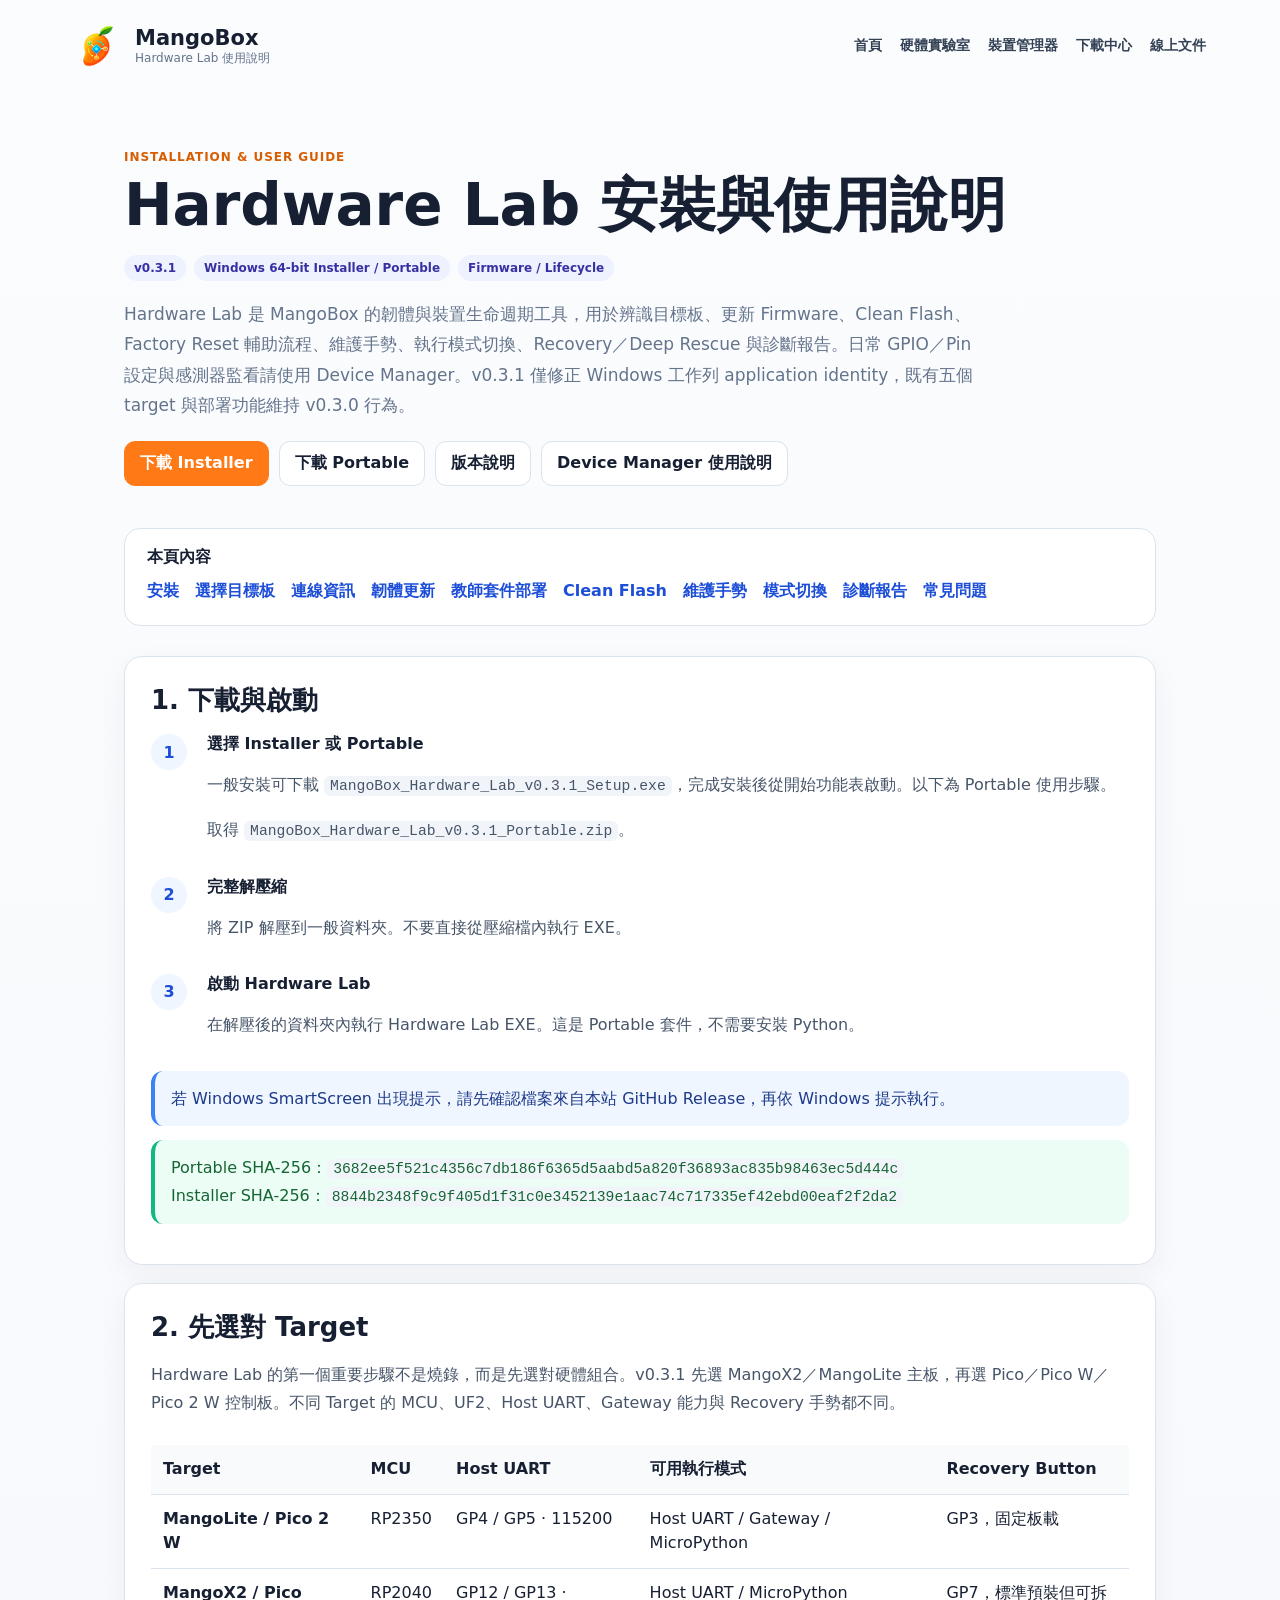
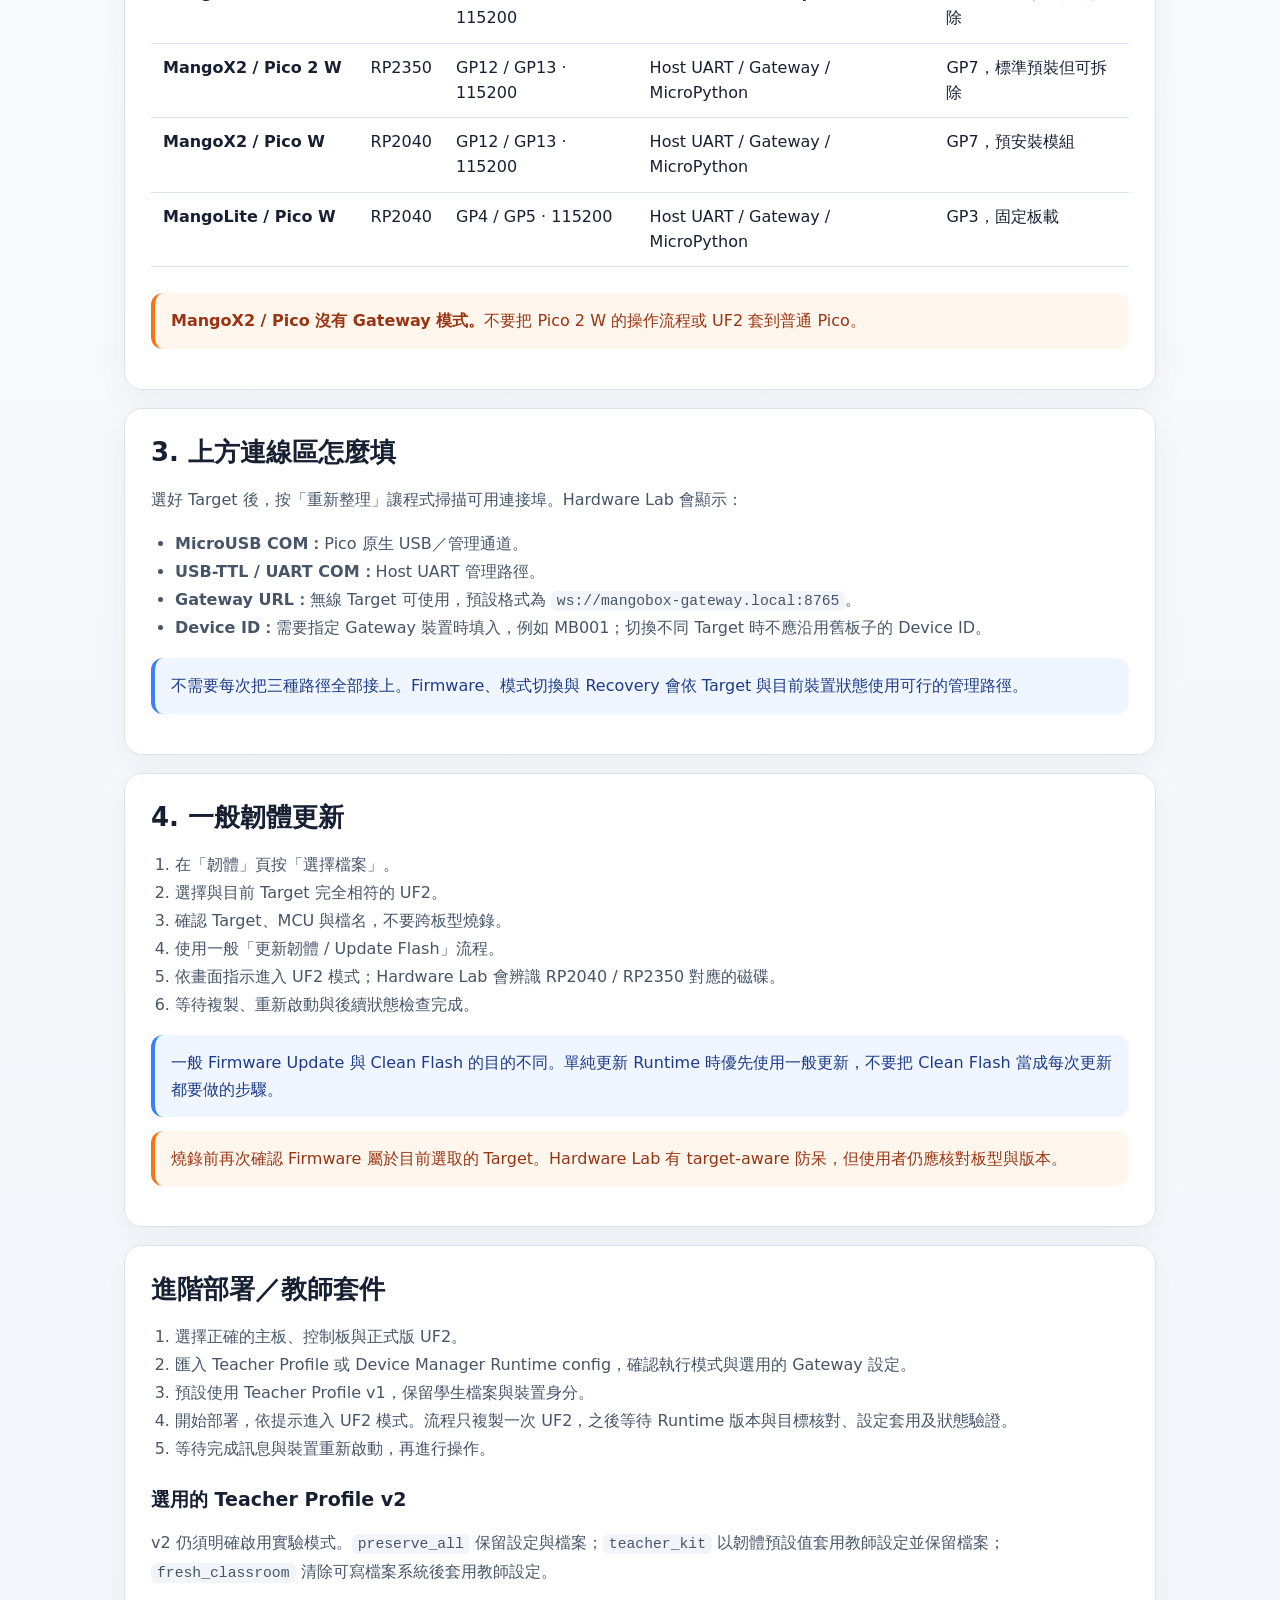
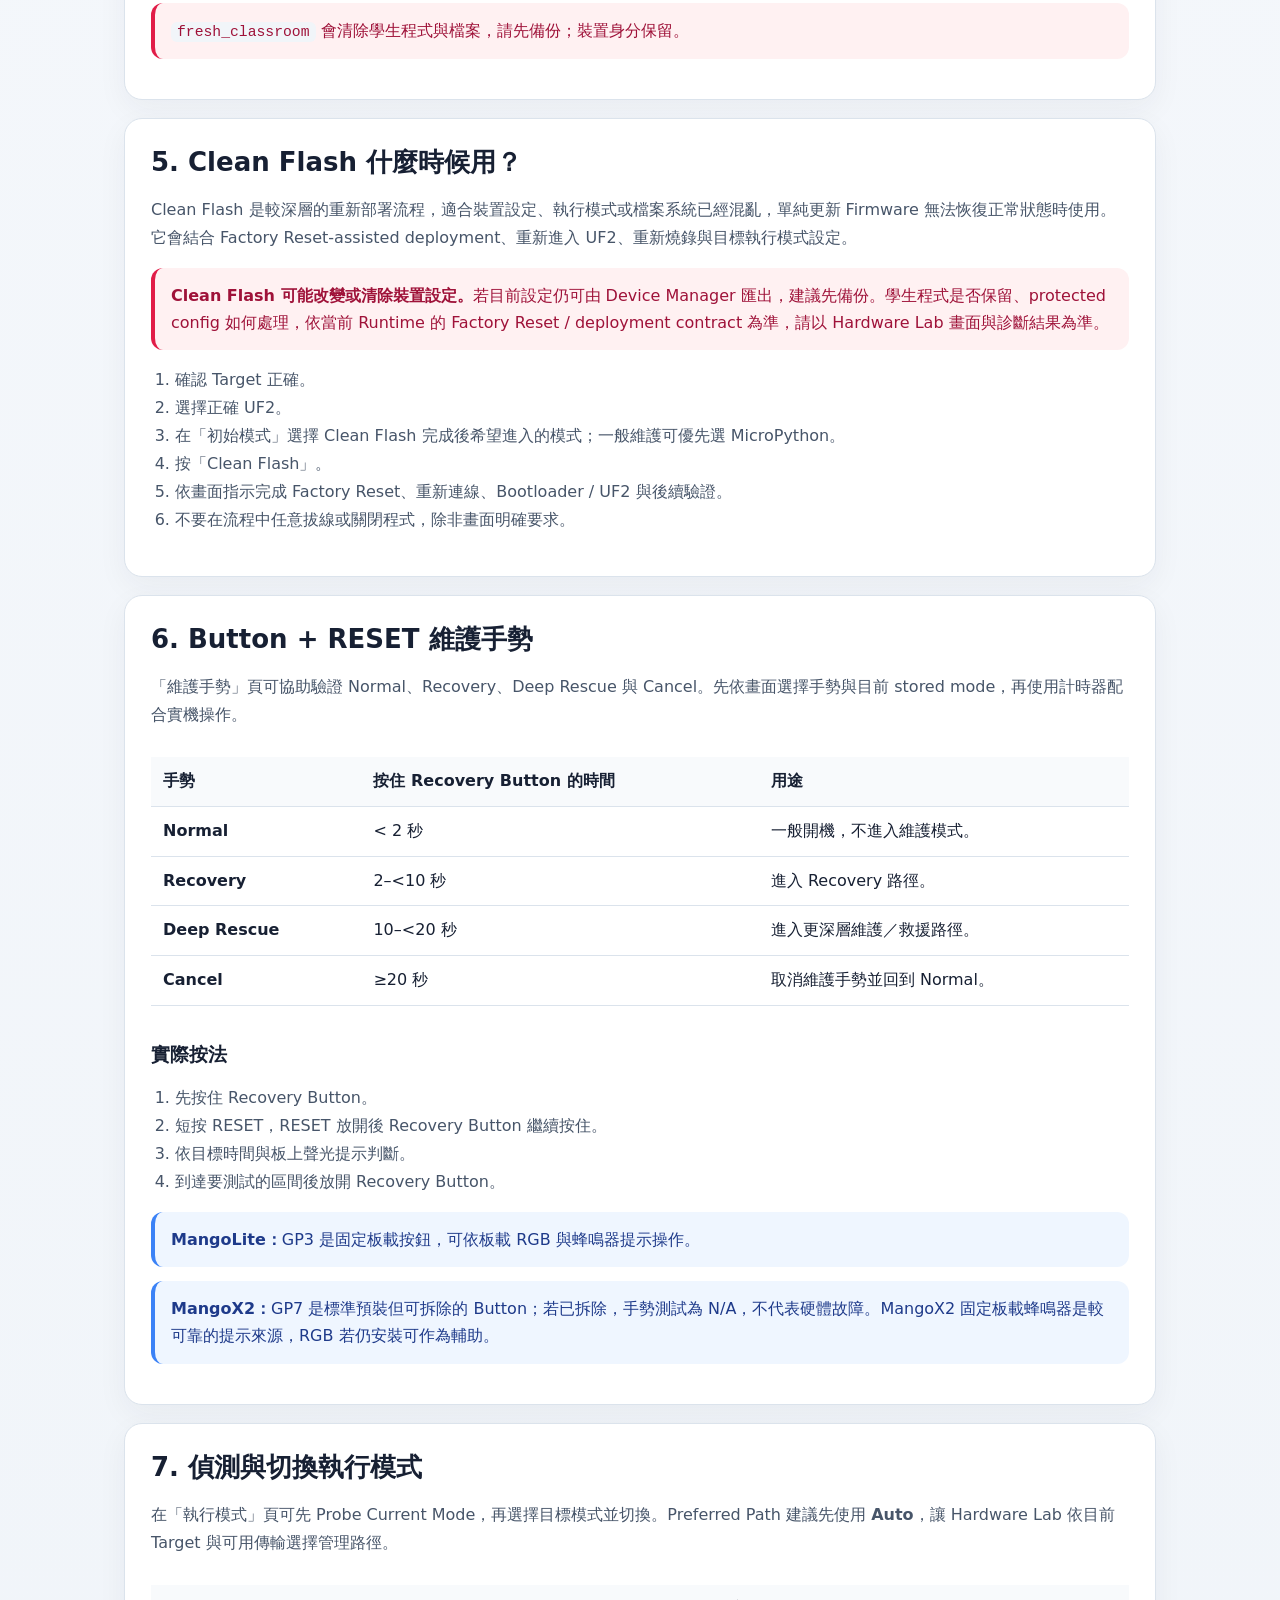
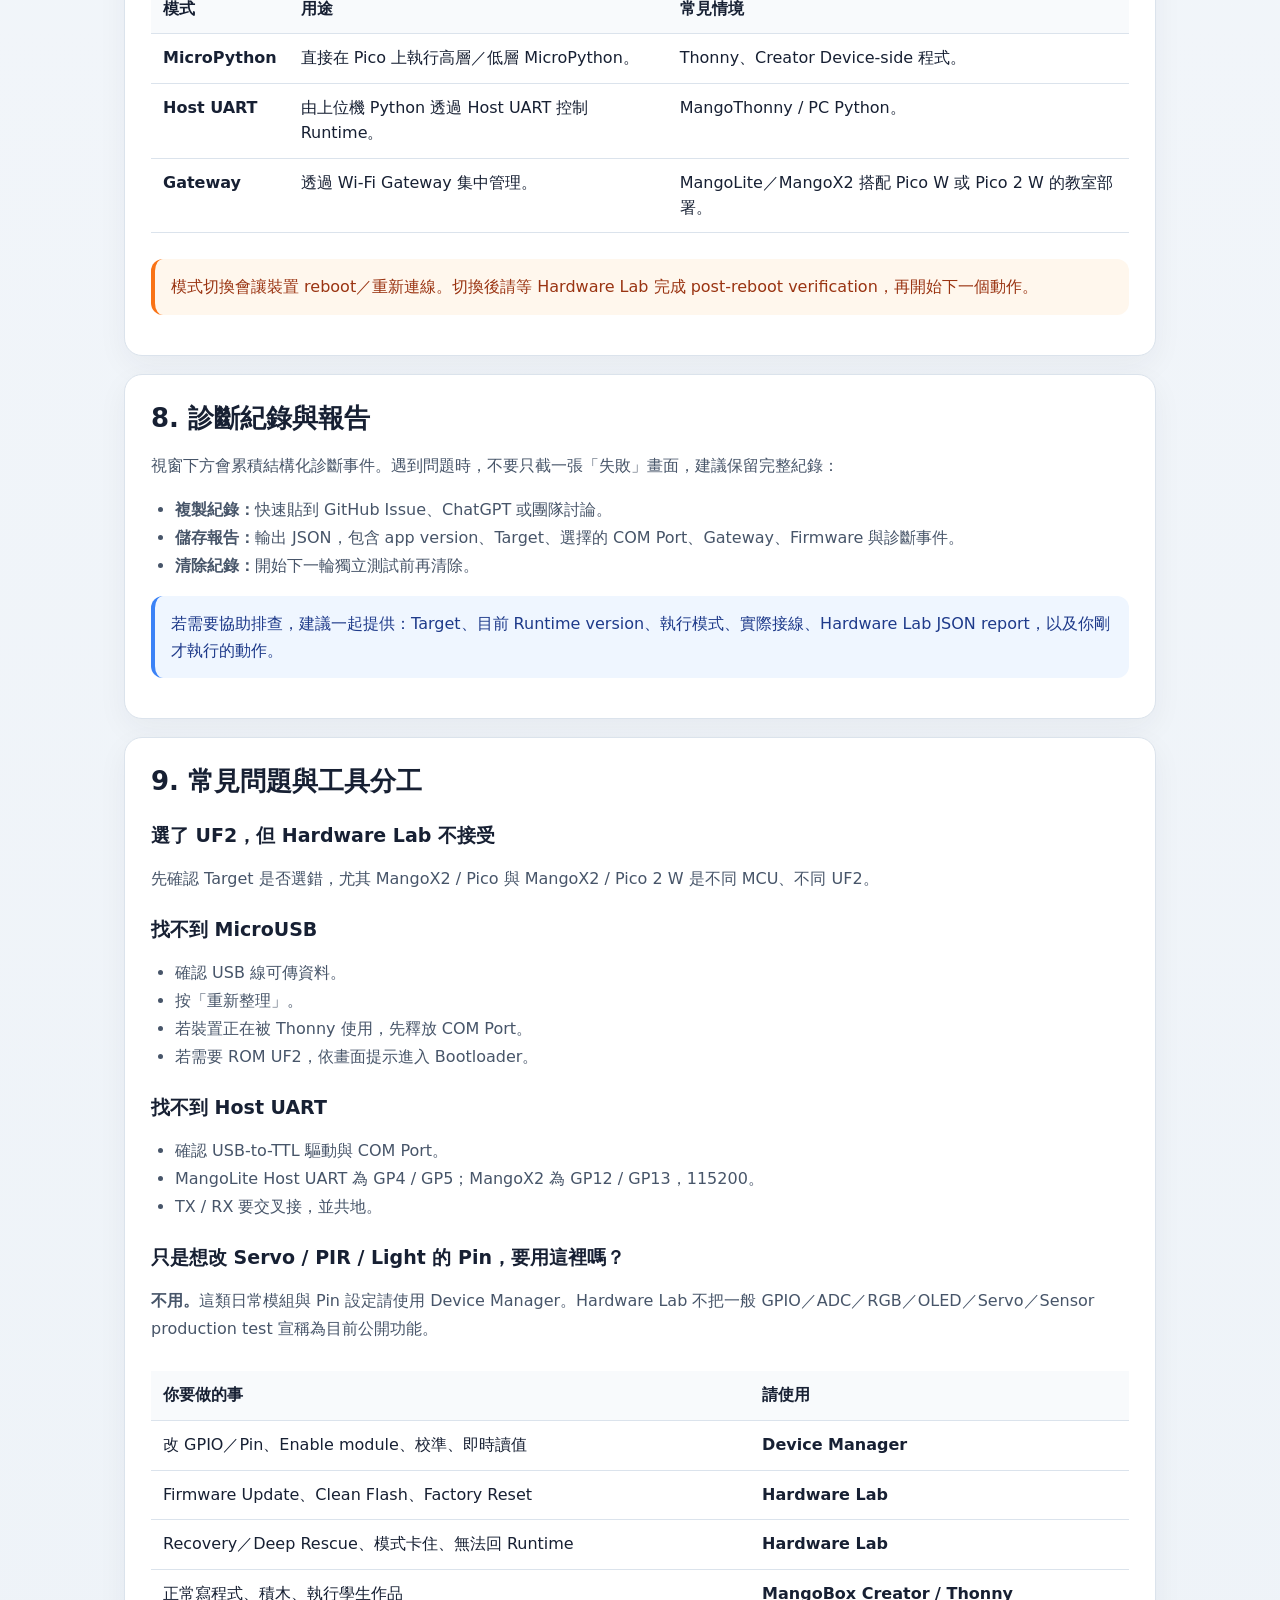
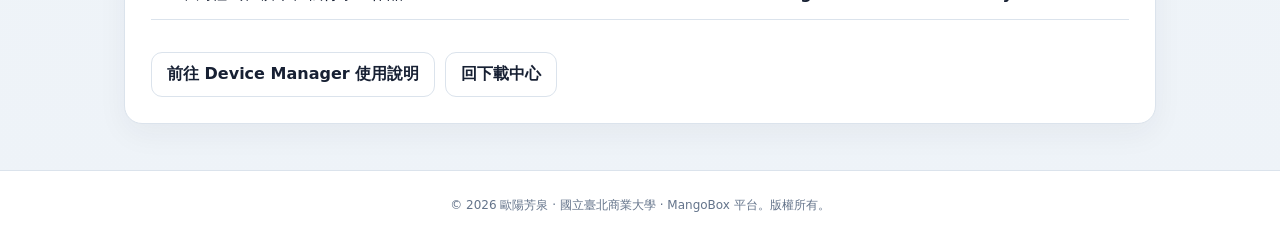
<file: desktop/hardware-lab/guide/index.html>
<!doctype html>
<html lang="zh-Hant">
<head>
  <meta charset="utf-8">
  <meta name="viewport" content="width=device-width,initial-scale=1">
  <meta name="description" content="MangoBox Hardware Lab v0.3.1 安裝與使用說明">
  <title>Hardware Lab 安裝與使用說明｜MangoBox</title>
  <style>
    :root{font-family:Inter,"Noto Sans TC","Microsoft JhengHei",system-ui,sans-serif;color:#172033;background:#f6f8fb;--orange:#ff7a16;--muted:#64748b;--line:#dbe3ec}*{box-sizing:border-box}body{margin:0;background:linear-gradient(180deg,#fbfcfe,#f4f7fb 45%,#eef3f8)}a{color:inherit}.top{max-width:1180px;margin:auto;padding:22px 24px;display:flex;align-items:center;justify-content:space-between;gap:18px;position:relative}.brand{display:flex;align-items:center;gap:13px;text-decoration:none}.brand img{width:48px;height:48px}.brand strong{display:block;font-size:21px}.brand small{display:block;color:var(--muted);font-size:12px}nav{display:flex;gap:18px;flex-wrap:wrap}nav a{text-decoration:none;color:#334155;font-weight:700;font-size:14px}.menu-btn{display:none;border:1px solid var(--line);background:white;border-radius:11px;width:42px;height:42px;font-size:20px}.hero,.wrap{max-width:1080px;margin:auto;padding-left:24px;padding-right:24px}.hero{padding-top:58px;padding-bottom:32px}.eyebrow{font-size:12px;font-weight:900;color:#d85d00;letter-spacing:.08em}.hero h1{font-size:clamp(36px,5vw,58px);line-height:1.08;margin:10px 0 14px}.hero p{max-width:860px;font-size:17px;line-height:1.8;color:var(--muted)}.badges{display:flex;gap:8px;flex-wrap:wrap;margin:18px 0}.badge{padding:6px 10px;border-radius:999px;font-size:12px;font-weight:900;background:#eef2ff;color:#3730a3}.badge.rc{background:#fff7ed;color:#c2410c}.actions{display:flex;gap:10px;flex-wrap:wrap;margin-top:20px}.btn{padding:11px 15px;border-radius:11px;text-decoration:none;font-weight:900;border:1px solid var(--line);background:white}.btn.primary{background:var(--orange);border-color:var(--orange);color:white}.toc{background:white;border:1px solid var(--line);border-radius:16px;padding:18px 22px;margin:10px 0 30px}.toc strong{display:block;margin-bottom:8px}.toc a{display:inline-block;margin:5px 16px 5px 0;color:#1d4ed8;text-decoration:none;font-weight:700}.section{background:white;border:1px solid var(--line);border-radius:18px;padding:26px;margin:0 0 18px;box-shadow:0 10px 30px rgba(30,41,59,.05)}.section h2{margin:0 0 14px;font-size:26px}.section h3{margin:24px 0 8px;font-size:19px}.section p,.section li{line-height:1.75;color:#475569}.section ol,.section ul{padding-left:24px}.step{display:grid;grid-template-columns:42px 1fr;gap:14px;margin:16px 0}.num{width:36px;height:36px;border-radius:50%;display:grid;place-items:center;background:#eff6ff;color:#1d4ed8;font-weight:900}.note,.warn,.danger,.ok{border-radius:12px;padding:14px 16px;line-height:1.7;margin:14px 0}.note{background:#eff6ff;border-left:4px solid #3b82f6;color:#1e3a8a}.warn{background:#fff7ed;border-left:4px solid #f97316;color:#9a3412}.danger{background:#fff1f2;border-left:4px solid #e11d48;color:#9f1239}.ok{background:#ecfdf5;border-left:4px solid #10b981;color:#166534}code{background:#f1f5f9;padding:2px 6px;border-radius:6px;font-family:Consolas,monospace;font-size:.92em}.table-wrap{overflow:auto}.matrix{width:100%;border-collapse:collapse;margin:12px 0}.matrix th,.matrix td{border-bottom:1px solid var(--line);padding:12px;text-align:left;vertical-align:top;line-height:1.55}.matrix th{background:#f8fafc}.muted{color:var(--muted);font-size:13px}footer{border-top:1px solid var(--line);padding:26px 24px;color:var(--muted);text-align:center;background:white;font-size:12px;margin-top:46px}@media(max-width:820px){.menu-btn{display:block}nav{position:absolute;top:74px;left:16px;right:16px;display:none;flex-direction:column;background:white;border:1px solid var(--line);border-radius:14px;padding:10px;box-shadow:0 20px 45px rgba(30,41,59,.12);z-index:20}nav.open{display:flex}nav a{padding:10px 12px}.section{padding:20px}.hero{padding-top:38px}.matrix{min-width:720px}}
  </style>
</head>
<body>
<header class="top"><a class="brand" href="../../../"><img src="../../../assets/brand/mangobox-core-refined-64.png" alt="MangoBox"><span><strong>MangoBox</strong><small>Hardware Lab 使用說明</small></span></a><nav id="mainNav"><a href="../../../">首頁</a><a href="../">硬體實驗室</a><a href="../../device-manager/">裝置管理器</a><a href="../../../releases/">下載中心</a><a href="../../../docs/student-guide/site/">線上文件</a></nav><button class="menu-btn" id="menuBtn" type="button" aria-label="開啟導覽選單" aria-expanded="false">☰</button></header>
<main>
<section class="hero"><div class="eyebrow">INSTALLATION &amp; USER GUIDE</div><h1>Hardware Lab 安裝與使用說明</h1><div class="badges"><span class="badge">v0.3.1</span><span class="badge">Windows 64-bit Installer / Portable</span><span class="badge">Firmware / Lifecycle</span></div><p>Hardware Lab 是 MangoBox 的韌體與裝置生命週期工具，用於辨識目標板、更新 Firmware、Clean Flash、Factory Reset 輔助流程、維護手勢、執行模式切換、Recovery／Deep Rescue 與診斷報告。日常 GPIO／Pin 設定與感測器監看請使用 Device Manager。v0.3.1 僅修正 Windows 工作列 application identity，既有五個 target 與部署功能維持 v0.3.0 行為。</p><div class="actions"><a class="btn primary" href="https://github.com/circleoyang/MangoBox-Platform/releases/download/hardware-lab-v0.3.1/MangoBox_Hardware_Lab_v0.3.1_Setup.exe">下載 Installer</a><a class="btn" href="https://github.com/circleoyang/MangoBox-Platform/releases/download/hardware-lab-v0.3.1/MangoBox_Hardware_Lab_v0.3.1_Portable.zip">下載 Portable</a><a class="btn" href="https://github.com/circleoyang/MangoBox-Platform/releases/tag/hardware-lab-v0.3.1">版本說明</a><a class="btn" href="../../device-manager/guide/">Device Manager 使用說明</a></div></section>
<div class="wrap"><div class="toc"><strong>本頁內容</strong><a href="#install">安裝</a><a href="#target">選擇目標板</a><a href="#connection">連線資訊</a><a href="#firmware">韌體更新</a><a href="#teacher">教師套件部署</a><a href="#clean">Clean Flash</a><a href="#gesture">維護手勢</a><a href="#mode">模式切換</a><a href="#report">診斷報告</a><a href="#trouble">常見問題</a></div>
<section class="section" id="install"><h2>1. 下載與啟動</h2><div class="step"><div class="num">1</div><div><strong>選擇 Installer 或 Portable</strong><p>一般安裝可下載 <code>MangoBox_Hardware_Lab_v0.3.1_Setup.exe</code>，完成安裝後從開始功能表啟動。以下為 Portable 使用步驟。</p><p>取得 <code>MangoBox_Hardware_Lab_v0.3.1_Portable.zip</code>。</p></div></div><div class="step"><div class="num">2</div><div><strong>完整解壓縮</strong><p>將 ZIP 解壓到一般資料夾。不要直接從壓縮檔內執行 EXE。</p></div></div><div class="step"><div class="num">3</div><div><strong>啟動 Hardware Lab</strong><p>在解壓後的資料夾內執行 Hardware Lab EXE。這是 Portable 套件，不需要安裝 Python。</p></div></div><div class="note">若 Windows SmartScreen 出現提示，請先確認檔案來自本站 GitHub Release，再依 Windows 提示執行。</div><div class="ok">Portable SHA-256：<code>3682ee5f521c4356c7db186f6365d5aabd5a820f36893ac835b98463ec5d444c</code><br>Installer SHA-256：<code>8844b2348f9c9f405d1f31c0e3452139e1aac74c717335ef42ebd00eaf2f2da2</code></div></section>
<section class="section" id="target"><h2>2. 先選對 Target</h2><p>Hardware Lab 的第一個重要步驟不是燒錄，而是先選對硬體組合。v0.3.1 先選 MangoX2／MangoLite 主板，再選 Pico／Pico W／Pico 2 W 控制板。不同 Target 的 MCU、UF2、Host UART、Gateway 能力與 Recovery 手勢都不同。</p><div class="table-wrap"><table class="matrix"><thead><tr><th>Target</th><th>MCU</th><th>Host UART</th><th>可用執行模式</th><th>Recovery Button</th></tr></thead><tbody><tr><td><strong>MangoLite / Pico 2 W</strong></td><td>RP2350</td><td>GP4 / GP5 · 115200</td><td>Host UART / Gateway / MicroPython</td><td>GP3，固定板載</td></tr><tr><td><strong>MangoX2 / Pico</strong></td><td>RP2040</td><td>GP12 / GP13 · 115200</td><td>Host UART / MicroPython</td><td>GP7，標準預裝但可拆除</td></tr><tr><td><strong>MangoX2 / Pico 2 W</strong></td><td>RP2350</td><td>GP12 / GP13 · 115200</td><td>Host UART / Gateway / MicroPython</td><td>GP7，標準預裝但可拆除</td></tr><tr><td><strong>MangoX2 / Pico W</strong></td><td>RP2040</td><td>GP12 / GP13 · 115200</td><td>Host UART / Gateway / MicroPython</td><td>GP7，預安裝模組</td></tr><tr><td><strong>MangoLite / Pico W</strong></td><td>RP2040</td><td>GP4 / GP5 · 115200</td><td>Host UART / Gateway / MicroPython</td><td>GP3，固定板載</td></tr></tbody></table></div><div class="warn"><strong>MangoX2 / Pico 沒有 Gateway 模式。</strong>不要把 Pico 2 W 的操作流程或 UF2 套到普通 Pico。</div></section>
<section class="section" id="connection"><h2>3. 上方連線區怎麼填</h2><p>選好 Target 後，按「重新整理」讓程式掃描可用連接埠。Hardware Lab 會顯示：</p><ul><li><strong>MicroUSB COM：</strong>Pico 原生 USB／管理通道。</li><li><strong>USB-TTL / UART COM：</strong>Host UART 管理路徑。</li><li><strong>Gateway URL：</strong>無線 Target 可使用，預設格式為 <code>ws://mangobox-gateway.local:8765</code>。</li><li><strong>Device ID：</strong>需要指定 Gateway 裝置時填入，例如 MB001；切換不同 Target 時不應沿用舊板子的 Device ID。</li></ul><div class="note">不需要每次把三種路徑全部接上。Firmware、模式切換與 Recovery 會依 Target 與目前裝置狀態使用可行的管理路徑。</div></section>
<section class="section" id="firmware"><h2>4. 一般韌體更新</h2><ol><li>在「韌體」頁按「選擇檔案」。</li><li>選擇與目前 Target 完全相符的 UF2。</li><li>確認 Target、MCU 與檔名，不要跨板型燒錄。</li><li>使用一般「更新韌體 / Update Flash」流程。</li><li>依畫面指示進入 UF2 模式；Hardware Lab 會辨識 RP2040 / RP2350 對應的磁碟。</li><li>等待複製、重新啟動與後續狀態檢查完成。</li></ol><div class="note">一般 Firmware Update 與 Clean Flash 的目的不同。單純更新 Runtime 時優先使用一般更新，不要把 Clean Flash 當成每次更新都要做的步驟。</div><div class="warn">燒錄前再次確認 Firmware 屬於目前選取的 Target。Hardware Lab 有 target-aware 防呆，但使用者仍應核對板型與版本。</div></section>
<section class="section" id="teacher"><h2>進階部署／教師套件</h2><ol><li>選擇正確的主板、控制板與正式版 UF2。</li><li>匯入 Teacher Profile 或 Device Manager Runtime config，確認執行模式與選用的 Gateway 設定。</li><li>預設使用 Teacher Profile v1，保留學生檔案與裝置身分。</li><li>開始部署，依提示進入 UF2 模式。流程只複製一次 UF2，之後等待 Runtime 版本與目標核對、設定套用及狀態驗證。</li><li>等待完成訊息與裝置重新啟動，再進行操作。</li></ol><h3>選用的 Teacher Profile v2</h3><p>v2 仍須明確啟用實驗模式。<code>preserve_all</code> 保留設定與檔案；<code>teacher_kit</code> 以韌體預設值套用教師設定並保留檔案；<code>fresh_classroom</code> 清除可寫檔案系統後套用教師設定。</p><div class="danger"><code>fresh_classroom</code> 會清除學生程式與檔案，請先備份；裝置身分保留。</div></section><section class="section" id="clean"><h2>5. Clean Flash 什麼時候用？</h2><p>Clean Flash 是較深層的重新部署流程，適合裝置設定、執行模式或檔案系統已經混亂，單純更新 Firmware 無法恢復正常狀態時使用。它會結合 Factory Reset-assisted deployment、重新進入 UF2、重新燒錄與目標執行模式設定。</p><div class="danger"><strong>Clean Flash 可能改變或清除裝置設定。</strong>若目前設定仍可由 Device Manager 匯出，建議先備份。學生程式是否保留、protected config 如何處理，依當前 Runtime 的 Factory Reset / deployment contract 為準，請以 Hardware Lab 畫面與診斷結果為準。</div><ol><li>確認 Target 正確。</li><li>選擇正確 UF2。</li><li>在「初始模式」選擇 Clean Flash 完成後希望進入的模式；一般維護可優先選 MicroPython。</li><li>按「Clean Flash」。</li><li>依畫面指示完成 Factory Reset、重新連線、Bootloader / UF2 與後續驗證。</li><li>不要在流程中任意拔線或關閉程式，除非畫面明確要求。</li></ol></section>
<section class="section" id="gesture"><h2>6. Button + RESET 維護手勢</h2><p>「維護手勢」頁可協助驗證 Normal、Recovery、Deep Rescue 與 Cancel。先依畫面選擇手勢與目前 stored mode，再使用計時器配合實機操作。</p><div class="table-wrap"><table class="matrix"><thead><tr><th>手勢</th><th>按住 Recovery Button 的時間</th><th>用途</th></tr></thead><tbody><tr><td><strong>Normal</strong></td><td>&lt; 2 秒</td><td>一般開機，不進入維護模式。</td></tr><tr><td><strong>Recovery</strong></td><td>2–&lt;10 秒</td><td>進入 Recovery 路徑。</td></tr><tr><td><strong>Deep Rescue</strong></td><td>10–&lt;20 秒</td><td>進入更深層維護／救援路徑。</td></tr><tr><td><strong>Cancel</strong></td><td>≥20 秒</td><td>取消維護手勢並回到 Normal。</td></tr></tbody></table></div><h3>實際按法</h3><ol><li>先按住 Recovery Button。</li><li>短按 RESET，RESET 放開後 Recovery Button 繼續按住。</li><li>依目標時間與板上聲光提示判斷。</li><li>到達要測試的區間後放開 Recovery Button。</li></ol><div class="note"><strong>MangoLite：</strong>GP3 是固定板載按鈕，可依板載 RGB 與蜂鳴器提示操作。</div><div class="note"><strong>MangoX2：</strong>GP7 是標準預裝但可拆除的 Button；若已拆除，手勢測試為 N/A，不代表硬體故障。MangoX2 固定板載蜂鳴器是較可靠的提示來源，RGB 若仍安裝可作為輔助。</div></section>
<section class="section" id="mode"><h2>7. 偵測與切換執行模式</h2><p>在「執行模式」頁可先 Probe Current Mode，再選擇目標模式並切換。Preferred Path 建議先使用 <strong>Auto</strong>，讓 Hardware Lab 依目前 Target 與可用傳輸選擇管理路徑。</p><div class="table-wrap"><table class="matrix"><thead><tr><th>模式</th><th>用途</th><th>常見情境</th></tr></thead><tbody><tr><td><strong>MicroPython</strong></td><td>直接在 Pico 上執行高層／低層 MicroPython。</td><td>Thonny、Creator Device-side 程式。</td></tr><tr><td><strong>Host UART</strong></td><td>由上位機 Python 透過 Host UART 控制 Runtime。</td><td>MangoThonny / PC Python。</td></tr><tr><td><strong>Gateway</strong></td><td>透過 Wi‑Fi Gateway 集中管理。</td><td>MangoLite／MangoX2 搭配 Pico W 或 Pico 2 W 的教室部署。</td></tr></tbody></table></div><div class="warn">模式切換會讓裝置 reboot／重新連線。切換後請等 Hardware Lab 完成 post-reboot verification，再開始下一個動作。</div></section>
<section class="section" id="report"><h2>8. 診斷紀錄與報告</h2><p>視窗下方會累積結構化診斷事件。遇到問題時，不要只截一張「失敗」畫面，建議保留完整紀錄：</p><ul><li><strong>複製紀錄：</strong>快速貼到 GitHub Issue、ChatGPT 或團隊討論。</li><li><strong>儲存報告：</strong>輸出 JSON，包含 app version、Target、選擇的 COM Port、Gateway、Firmware 與診斷事件。</li><li><strong>清除紀錄：</strong>開始下一輪獨立測試前再清除。</li></ul><div class="note">若需要協助排查，建議一起提供：Target、目前 Runtime version、執行模式、實際接線、Hardware Lab JSON report，以及你剛才執行的動作。</div></section>
<section class="section" id="trouble"><h2>9. 常見問題與工具分工</h2><h3>選了 UF2，但 Hardware Lab 不接受</h3><p>先確認 Target 是否選錯，尤其 MangoX2 / Pico 與 MangoX2 / Pico 2 W 是不同 MCU、不同 UF2。</p><h3>找不到 MicroUSB</h3><ul><li>確認 USB 線可傳資料。</li><li>按「重新整理」。</li><li>若裝置正在被 Thonny 使用，先釋放 COM Port。</li><li>若需要 ROM UF2，依畫面提示進入 Bootloader。</li></ul><h3>找不到 Host UART</h3><ul><li>確認 USB-to-TTL 驅動與 COM Port。</li><li>MangoLite Host UART 為 GP4 / GP5；MangoX2 為 GP12 / GP13，115200。</li><li>TX / RX 要交叉接，並共地。</li></ul><h3>只是想改 Servo / PIR / Light 的 Pin，要用這裡嗎？</h3><p><strong>不用。</strong>這類日常模組與 Pin 設定請使用 Device Manager。Hardware Lab 不把一般 GPIO／ADC／RGB／OLED／Servo／Sensor production test 宣稱為目前公開功能。</p><div class="table-wrap"><table class="matrix"><thead><tr><th>你要做的事</th><th>請使用</th></tr></thead><tbody><tr><td>改 GPIO／Pin、Enable module、校準、即時讀值</td><td><strong>Device Manager</strong></td></tr><tr><td>Firmware Update、Clean Flash、Factory Reset</td><td><strong>Hardware Lab</strong></td></tr><tr><td>Recovery／Deep Rescue、模式卡住、無法回 Runtime</td><td><strong>Hardware Lab</strong></td></tr><tr><td>正常寫程式、積木、執行學生作品</td><td><strong>MangoBox Creator / Thonny</strong></td></tr></tbody></table></div><div class="actions"><a class="btn" href="../../device-manager/guide/">前往 Device Manager 使用說明</a><a class="btn" href="../../../releases/">回下載中心</a></div></section>
</div></main>
<footer>© 2026 歐陽芳泉 · 國立臺北商業大學 · MangoBox 平台。版權所有。</footer>
<script>const btn=document.getElementById('menuBtn'),nav=document.getElementById('mainNav');btn?.addEventListener('click',()=>{const o=nav.classList.toggle('open');btn.setAttribute('aria-expanded',String(o));btn.textContent=o?'✕':'☰'});nav?.addEventListener('click',()=>{nav.classList.remove('open');btn.setAttribute('aria-expanded','false');btn.textContent='☰'});</script>
</body></html>
</file>
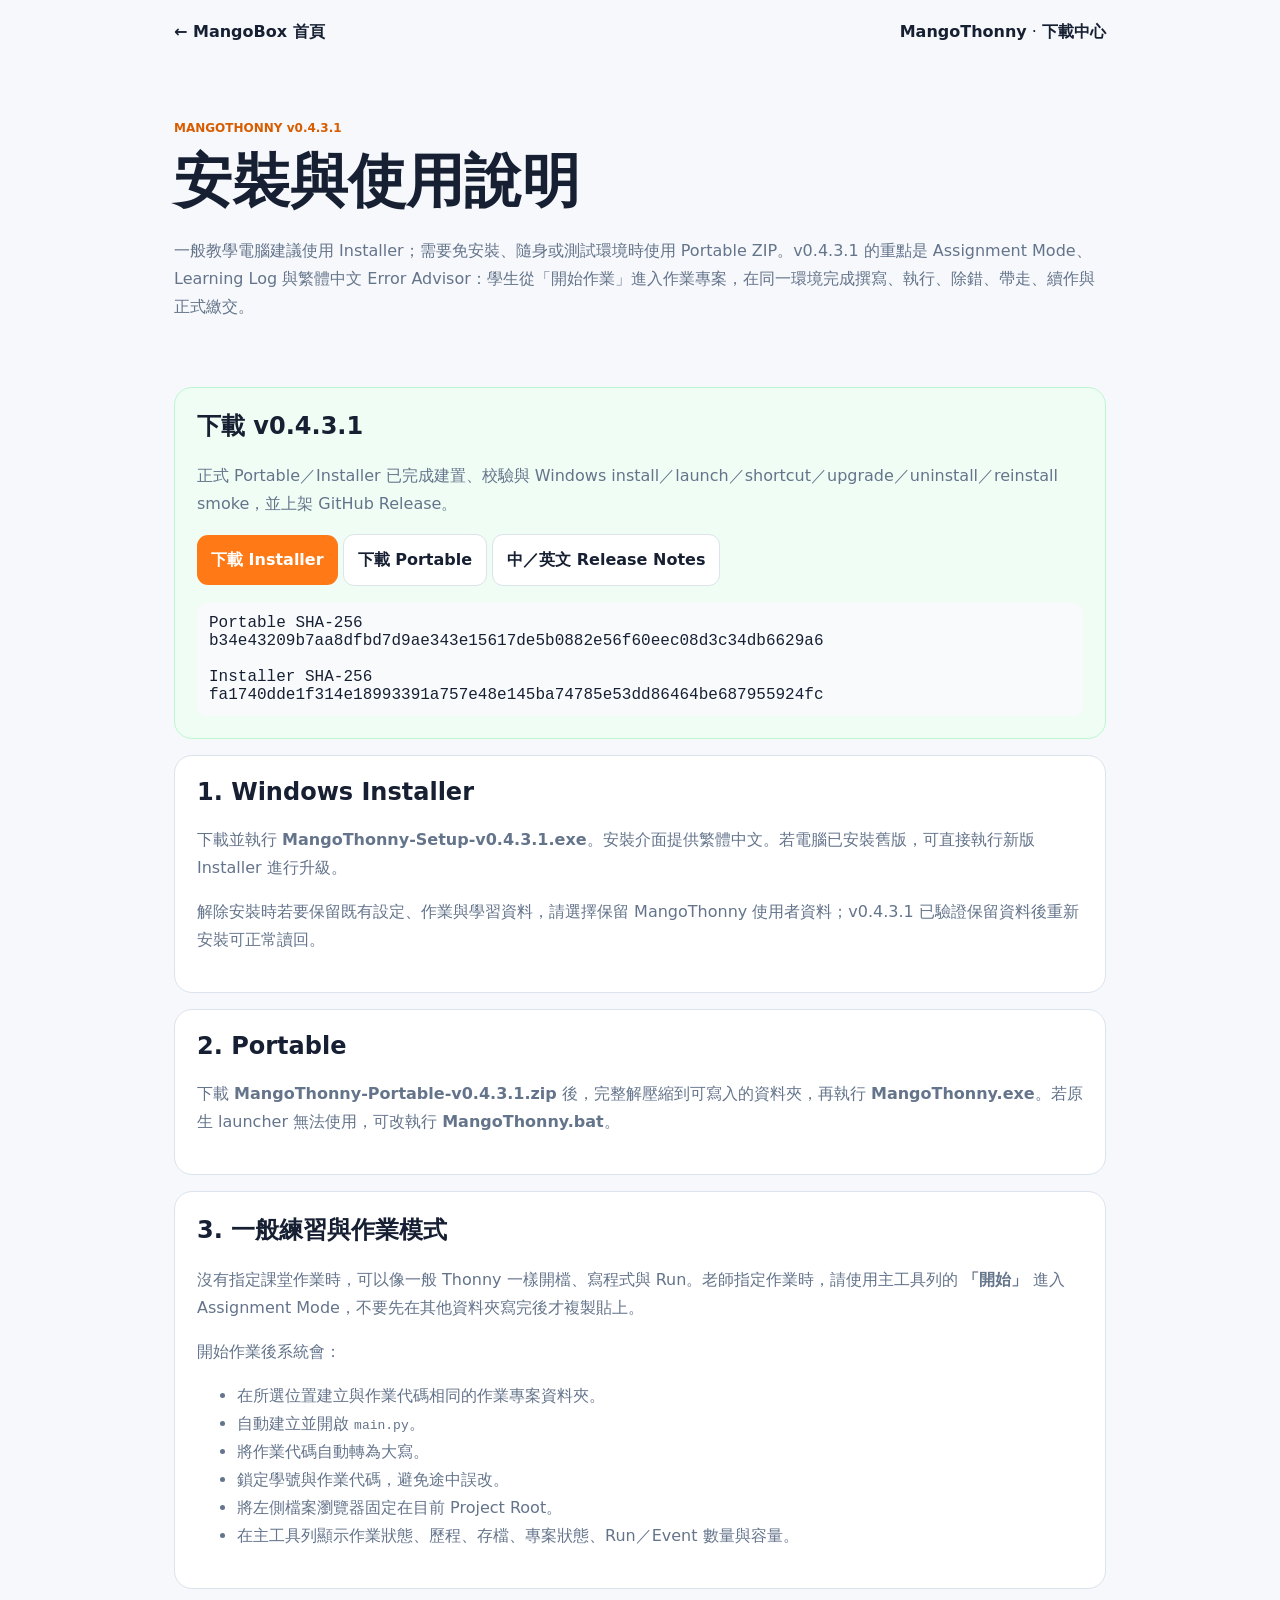
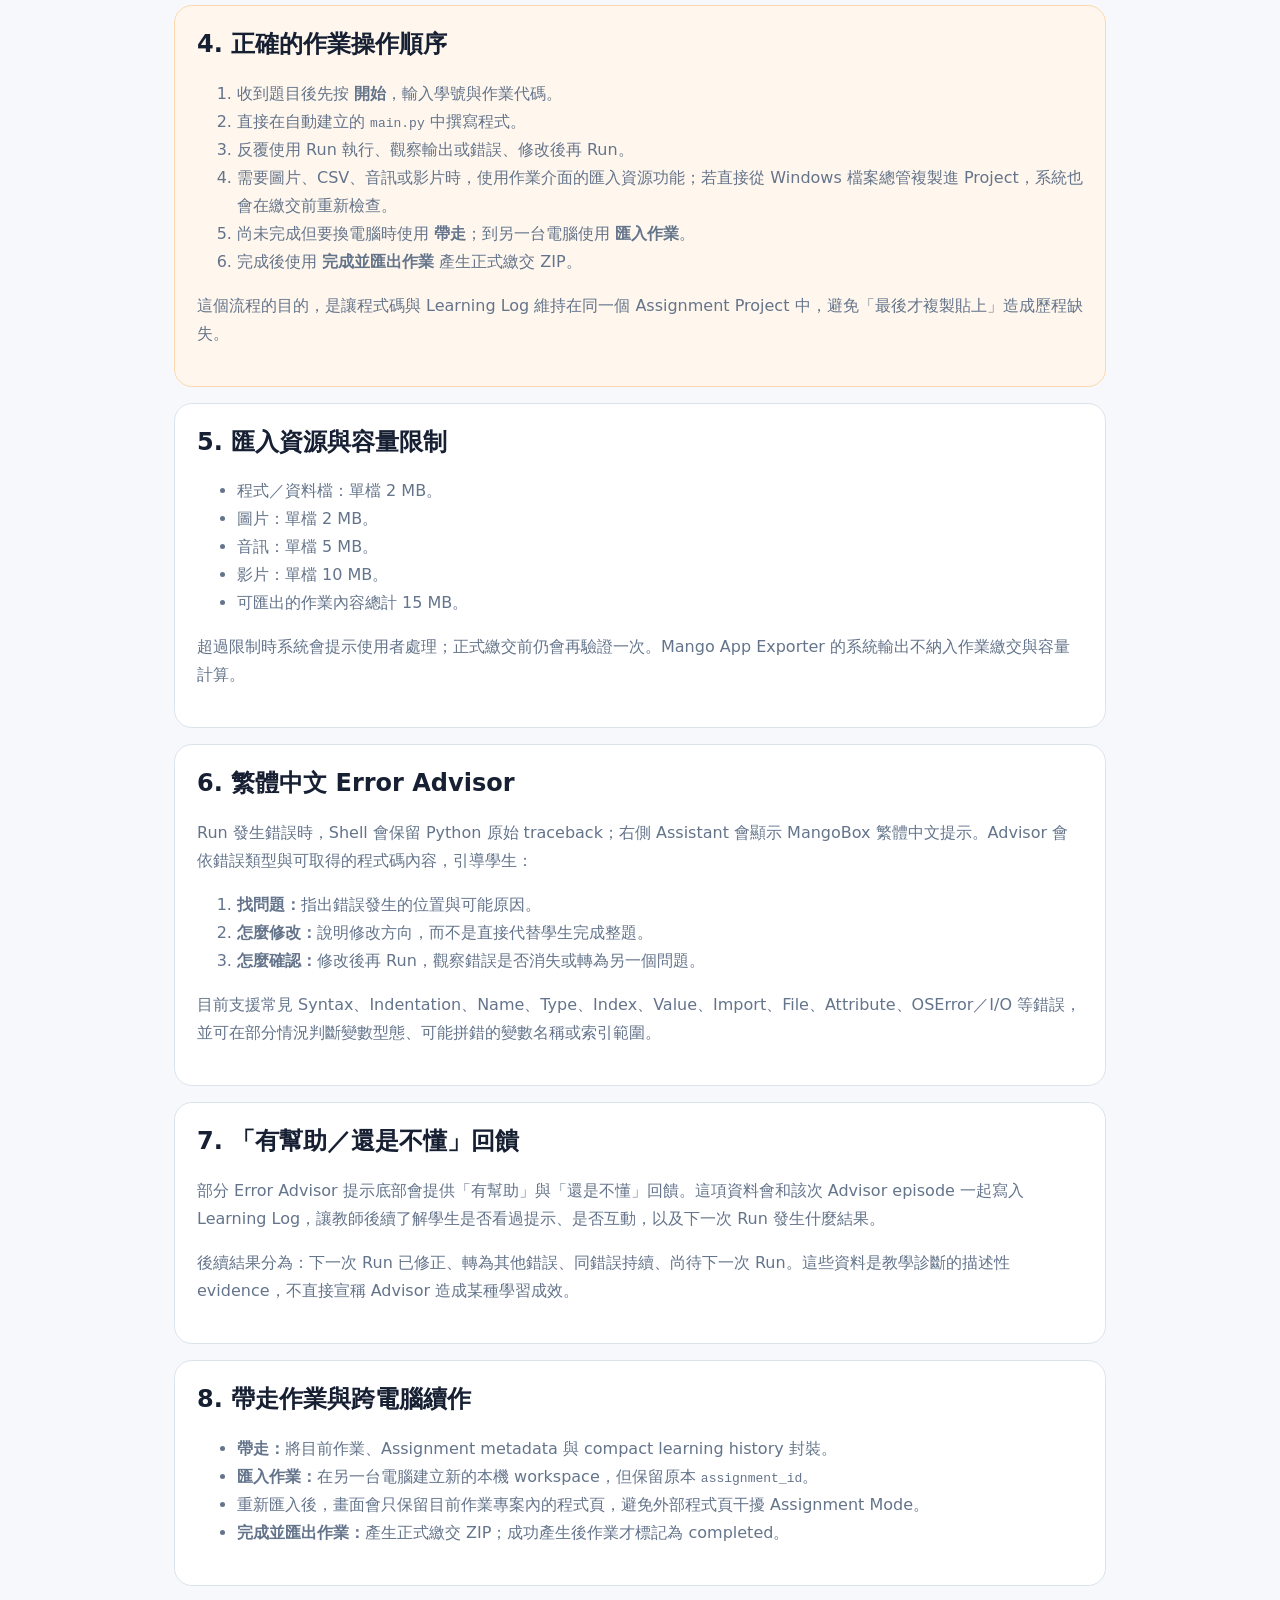
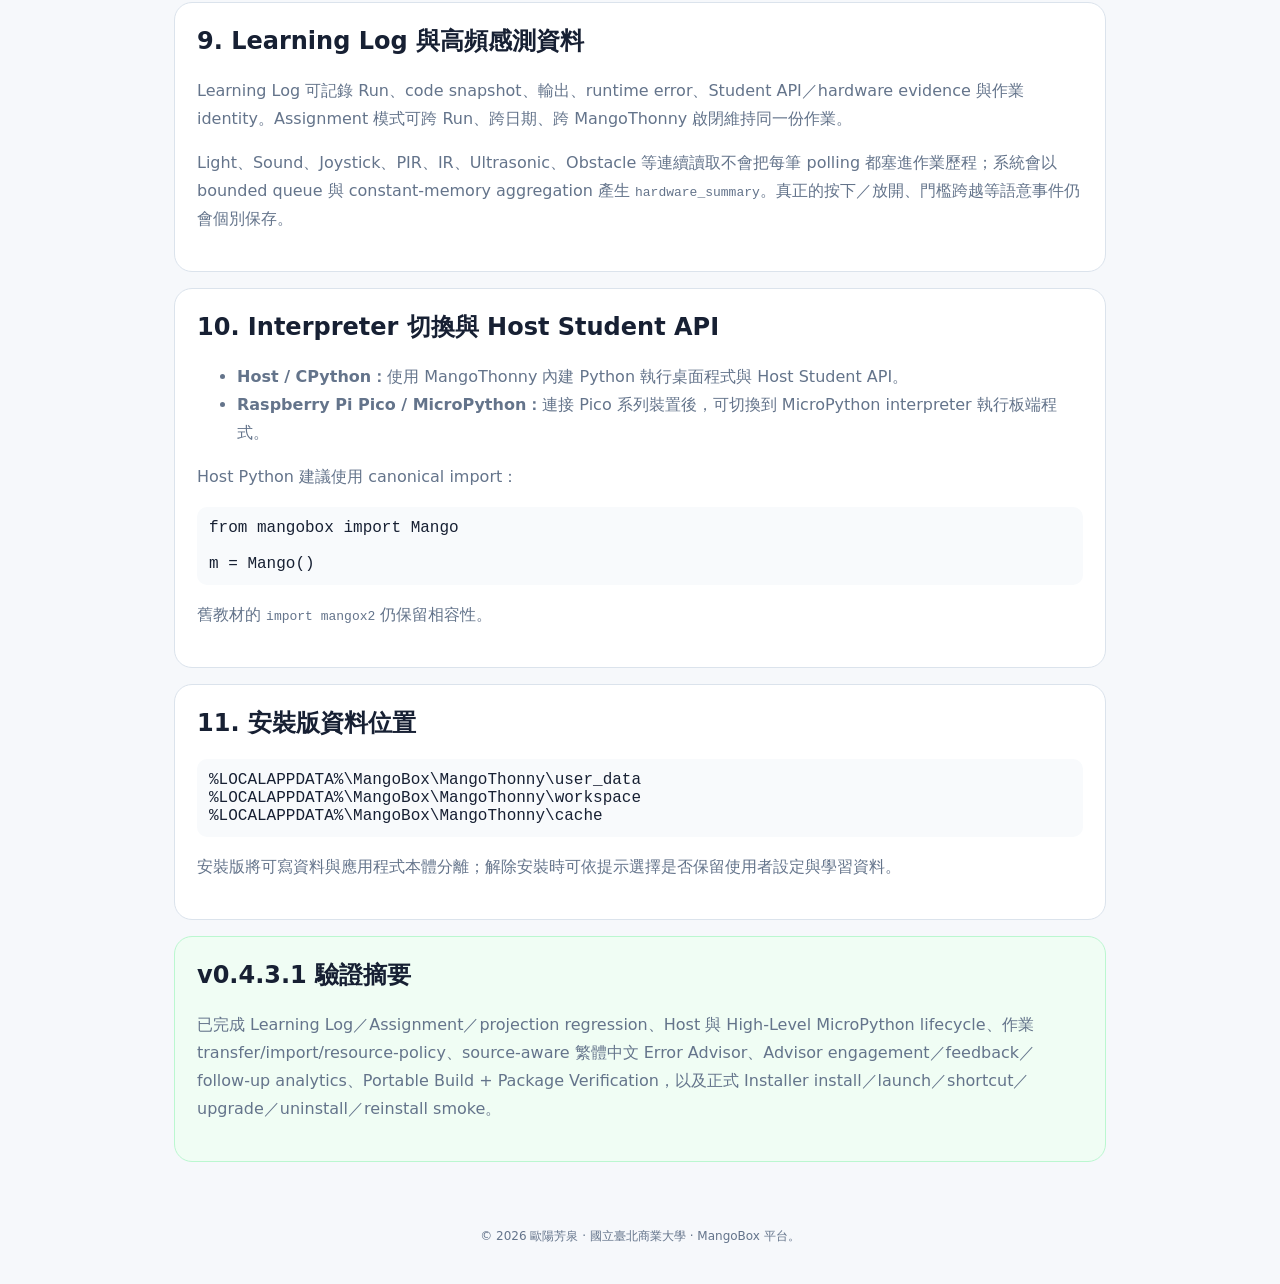
<file: desktop/mangothonny/guide/index.html>
<!doctype html><html lang="zh-Hant"><head><meta charset="utf-8"><meta name="viewport" content="width=device-width,initial-scale=1"><meta name="description" content="MangoThonny v0.4.3.1 安裝、Assignment Mode、Learning Log、繁體中文 Error Advisor 與跨電腦續作說明"><title>MangoThonny v0.4.3.1 安裝與使用說明｜MangoBox</title><style>:root{font-family:Inter,"Noto Sans TC","Microsoft JhengHei",system-ui,sans-serif;color:#172033;background:#f6f8fb;--orange:#ff7a16;--muted:#64748b;--line:#dbe3ec}*{box-sizing:border-box}body{margin:0;background:#f6f8fb}.top,.main{max-width:980px;margin:auto;padding:22px 24px}.top{display:flex;justify-content:space-between;gap:16px;align-items:center}.top a{text-decoration:none;color:inherit;font-weight:800}.hero{padding:34px 0}.eyebrow{font-size:12px;color:#d85d00;font-weight:900}.hero h1{font-size:clamp(36px,6vw,58px);margin:8px 0}.hero p,.card p,.card li{color:var(--muted);line-height:1.75}.card{background:white;border:1px solid var(--line);border-radius:18px;padding:22px;margin:16px 0}.card h2{margin-top:0}.code{font-family:ui-monospace,SFMono-Regular,Consolas,monospace;background:#f8fafc;border-radius:10px;padding:12px;overflow-wrap:anywhere}.btn{display:inline-block;padding:11px 14px;border-radius:11px;background:var(--orange);color:white;text-decoration:none;font-weight:900}.btn.secondary{background:white;color:#172033;border:1px solid var(--line)}.note{background:#f0fdf4;border-color:#bbf7d0}.warn{background:#fff7ed;border-color:#fed7aa}footer{text-align:center;color:var(--muted);font-size:12px;padding:28px}</style></head><body><header class="top"><a href="../../../">← MangoBox 首頁</a><nav><a href="../">MangoThonny</a> · <a href="../../../releases/">下載中心</a></nav></header><main class="main"><section class="hero"><div class="eyebrow">MANGOTHONNY v0.4.3.1</div><h1>安裝與使用說明</h1><p>一般教學電腦建議使用 Installer；需要免安裝、隨身或測試環境時使用 Portable ZIP。v0.4.3.1 的重點是 Assignment Mode、Learning Log 與繁體中文 Error Advisor：學生從「開始作業」進入作業專案，在同一環境完成撰寫、執行、除錯、帶走、續作與正式繳交。</p></section><section class="card note"><h2>下載 v0.4.3.1</h2><p>正式 Portable／Installer 已完成建置、校驗與 Windows install／launch／shortcut／upgrade／uninstall／reinstall smoke，並上架 GitHub Release。</p><p><a class="btn" href="https://github.com/circleoyang/MangoBox-Platform/releases/download/mangothonny-v0.4.3.1/MangoThonny-Setup-v0.4.3.1.exe">下載 Installer</a> <a class="btn secondary" href="https://github.com/circleoyang/MangoBox-Platform/releases/download/mangothonny-v0.4.3.1/MangoThonny-Portable-v0.4.3.1.zip">下載 Portable</a> <a class="btn secondary" href="https://github.com/circleoyang/MangoBox-Platform/releases/tag/mangothonny-v0.4.3.1">中／英文 Release Notes</a></p><div class="code">Portable SHA-256<br>b34e43209b7aa8dfbd7d9ae343e15617de5b0882e56f60eec08d3c34db6629a6<br><br>Installer SHA-256<br>fa1740dde1f314e18993391a757e48e145ba74785e53dd86464be687955924fc</div></section><section class="card"><h2>1. Windows Installer</h2><p>下載並執行 <strong>MangoThonny-Setup-v0.4.3.1.exe</strong>。安裝介面提供繁體中文。若電腦已安裝舊版，可直接執行新版 Installer 進行升級。</p><p>解除安裝時若要保留既有設定、作業與學習資料，請選擇保留 MangoThonny 使用者資料；v0.4.3.1 已驗證保留資料後重新安裝可正常讀回。</p></section><section class="card"><h2>2. Portable</h2><p>下載 <strong>MangoThonny-Portable-v0.4.3.1.zip</strong> 後，完整解壓縮到可寫入的資料夾，再執行 <strong>MangoThonny.exe</strong>。若原生 launcher 無法使用，可改執行 <strong>MangoThonny.bat</strong>。</p></section><section class="card"><h2>3. 一般練習與作業模式</h2><p>沒有指定課堂作業時，可以像一般 Thonny 一樣開檔、寫程式與 Run。老師指定作業時，請使用主工具列的 <strong>「開始」</strong> 進入 Assignment Mode，不要先在其他資料夾寫完後才複製貼上。</p><p>開始作業後系統會：</p><ul><li>在所選位置建立與作業代碼相同的作業專案資料夾。</li><li>自動建立並開啟 <code>main.py</code>。</li><li>將作業代碼自動轉為大寫。</li><li>鎖定學號與作業代碼，避免途中誤改。</li><li>將左側檔案瀏覽器固定在目前 Project Root。</li><li>在主工具列顯示作業狀態、歷程、存檔、專案狀態、Run／Event 數量與容量。</li></ul></section><section class="card warn"><h2>4. 正確的作業操作順序</h2><ol><li>收到題目後先按 <strong>開始</strong>，輸入學號與作業代碼。</li><li>直接在自動建立的 <code>main.py</code> 中撰寫程式。</li><li>反覆使用 Run 執行、觀察輸出或錯誤、修改後再 Run。</li><li>需要圖片、CSV、音訊或影片時，使用作業介面的匯入資源功能；若直接從 Windows 檔案總管複製進 Project，系統也會在繳交前重新檢查。</li><li>尚未完成但要換電腦時使用 <strong>帶走</strong>；到另一台電腦使用 <strong>匯入作業</strong>。</li><li>完成後使用 <strong>完成並匯出作業</strong> 產生正式繳交 ZIP。</li></ol><p>這個流程的目的，是讓程式碼與 Learning Log 維持在同一個 Assignment Project 中，避免「最後才複製貼上」造成歷程缺失。</p></section><section class="card"><h2>5. 匯入資源與容量限制</h2><ul><li>程式／資料檔：單檔 2 MB。</li><li>圖片：單檔 2 MB。</li><li>音訊：單檔 5 MB。</li><li>影片：單檔 10 MB。</li><li>可匯出的作業內容總計 15 MB。</li></ul><p>超過限制時系統會提示使用者處理；正式繳交前仍會再驗證一次。Mango App Exporter 的系統輸出不納入作業繳交與容量計算。</p></section><section class="card"><h2>6. 繁體中文 Error Advisor</h2><p>Run 發生錯誤時，Shell 會保留 Python 原始 traceback；右側 Assistant 會顯示 MangoBox 繁體中文提示。Advisor 會依錯誤類型與可取得的程式碼內容，引導學生：</p><ol><li><strong>找問題：</strong>指出錯誤發生的位置與可能原因。</li><li><strong>怎麼修改：</strong>說明修改方向，而不是直接代替學生完成整題。</li><li><strong>怎麼確認：</strong>修改後再 Run，觀察錯誤是否消失或轉為另一個問題。</li></ol><p>目前支援常見 Syntax、Indentation、Name、Type、Index、Value、Import、File、Attribute、OSError／I/O 等錯誤，並可在部分情況判斷變數型態、可能拼錯的變數名稱或索引範圍。</p></section><section class="card"><h2>7. 「有幫助／還是不懂」回饋</h2><p>部分 Error Advisor 提示底部會提供「有幫助」與「還是不懂」回饋。這項資料會和該次 Advisor episode 一起寫入 Learning Log，讓教師後續了解學生是否看過提示、是否互動，以及下一次 Run 發生什麼結果。</p><p>後續結果分為：下一次 Run 已修正、轉為其他錯誤、同錯誤持續、尚待下一次 Run。這些資料是教學診斷的描述性 evidence，不直接宣稱 Advisor 造成某種學習成效。</p></section><section class="card"><h2>8. 帶走作業與跨電腦續作</h2><ul><li><strong>帶走：</strong>將目前作業、Assignment metadata 與 compact learning history 封裝。</li><li><strong>匯入作業：</strong>在另一台電腦建立新的本機 workspace，但保留原本 <code>assignment_id</code>。</li><li>重新匯入後，畫面會只保留目前作業專案內的程式頁，避免外部程式頁干擾 Assignment Mode。</li><li><strong>完成並匯出作業：</strong>產生正式繳交 ZIP；成功產生後作業才標記為 completed。</li></ul></section><section class="card"><h2>9. Learning Log 與高頻感測資料</h2><p>Learning Log 可記錄 Run、code snapshot、輸出、runtime error、Student API／hardware evidence 與作業 identity。Assignment 模式可跨 Run、跨日期、跨 MangoThonny 啟閉維持同一份作業。</p><p>Light、Sound、Joystick、PIR、IR、Ultrasonic、Obstacle 等連續讀取不會把每筆 polling 都塞進作業歷程；系統會以 bounded queue 與 constant-memory aggregation 產生 <code>hardware_summary</code>。真正的按下／放開、門檻跨越等語意事件仍會個別保存。</p></section><section class="card"><h2>10. Interpreter 切換與 Host Student API</h2><ul><li><strong>Host / CPython：</strong>使用 MangoThonny 內建 Python 執行桌面程式與 Host Student API。</li><li><strong>Raspberry Pi Pico / MicroPython：</strong>連接 Pico 系列裝置後，可切換到 MicroPython interpreter 執行板端程式。</li></ul><p>Host Python 建議使用 canonical import：</p><div class="code">from mangobox import Mango<br><br>m = Mango()</div><p>舊教材的 <code>import mangox2</code> 仍保留相容性。</p></section><section class="card"><h2>11. 安裝版資料位置</h2><div class="code">%LOCALAPPDATA%\MangoBox\MangoThonny\user_data<br>%LOCALAPPDATA%\MangoBox\MangoThonny\workspace<br>%LOCALAPPDATA%\MangoBox\MangoThonny\cache</div><p>安裝版將可寫資料與應用程式本體分離；解除安裝時可依提示選擇是否保留使用者設定與學習資料。</p></section><section class="card note"><h2>v0.4.3.1 驗證摘要</h2><p>已完成 Learning Log／Assignment／projection regression、Host 與 High-Level MicroPython lifecycle、作業 transfer/import/resource-policy、source-aware 繁體中文 Error Advisor、Advisor engagement／feedback／follow-up analytics、Portable Build + Package Verification，以及正式 Installer install／launch／shortcut／upgrade／uninstall／reinstall smoke。</p></section></main><footer>© 2026 歐陽芳泉 · 國立臺北商業大學 · MangoBox 平台。</footer></body></html>
</file>
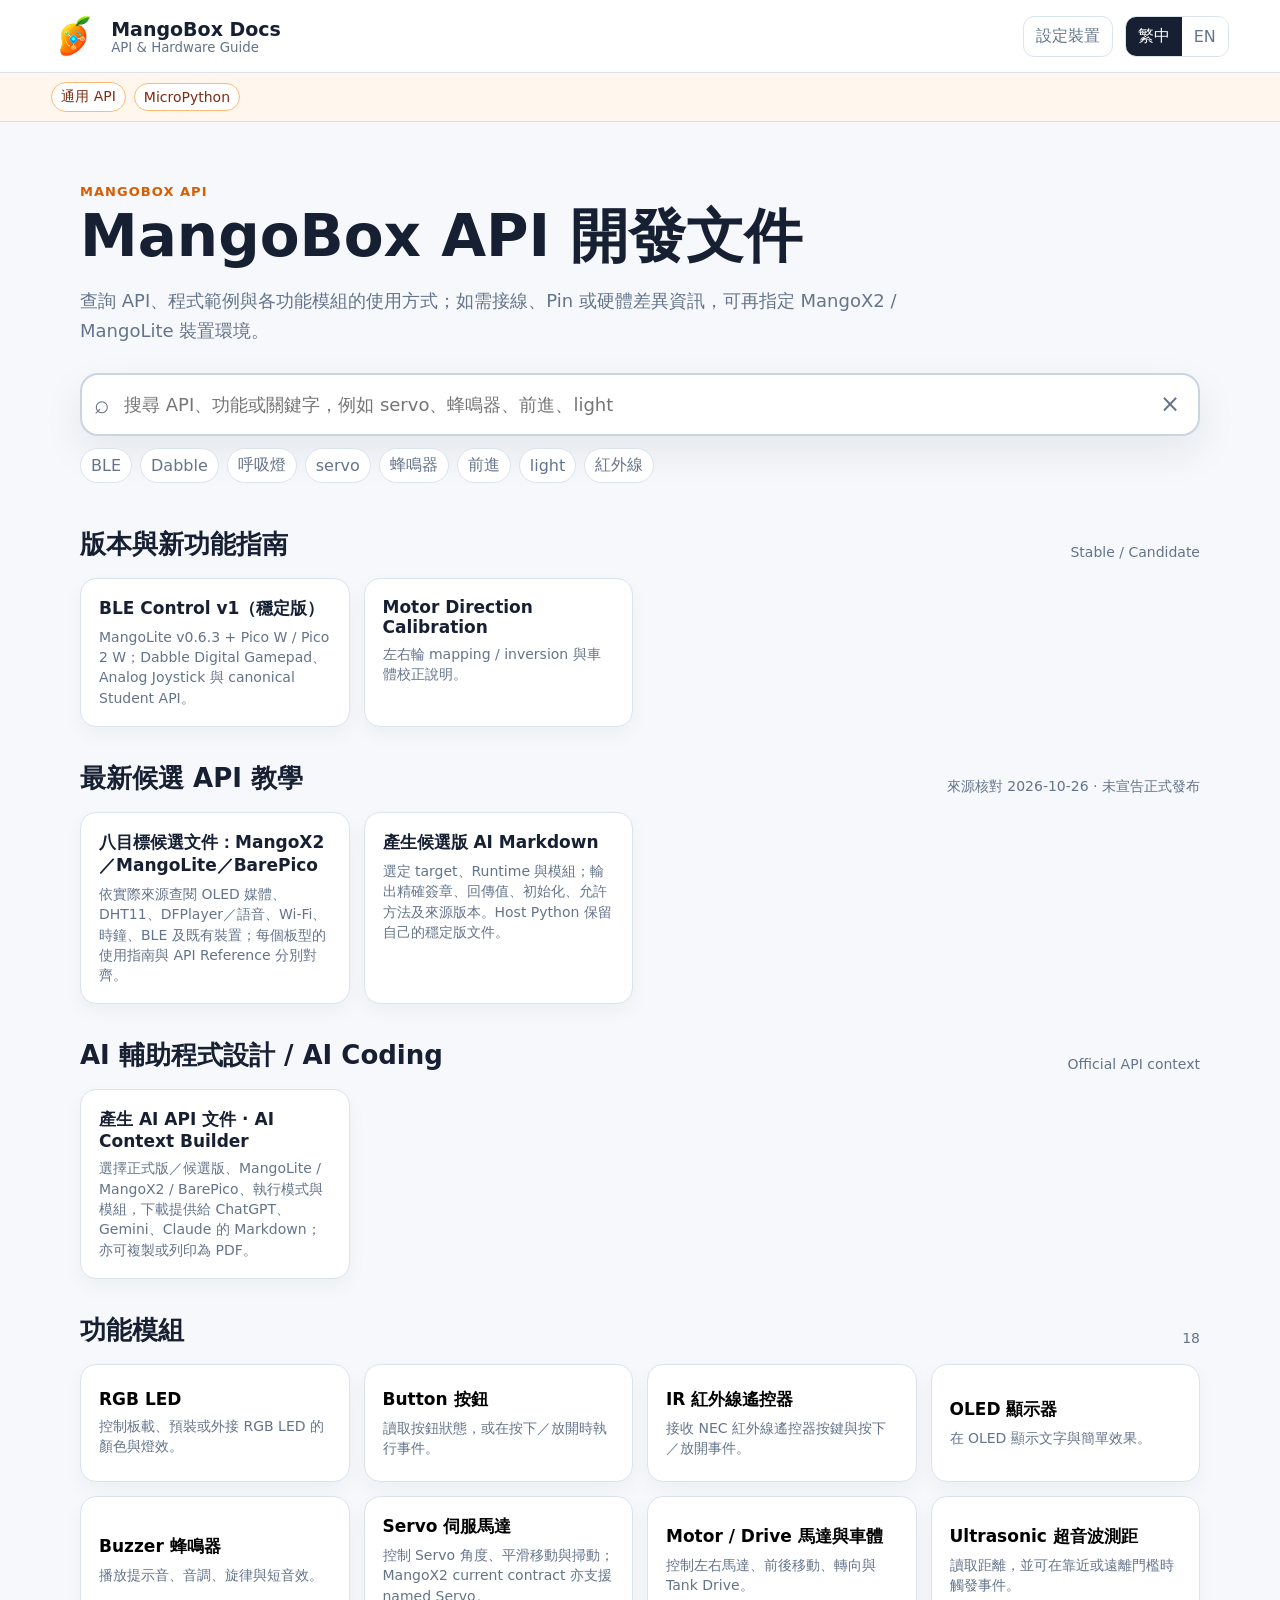
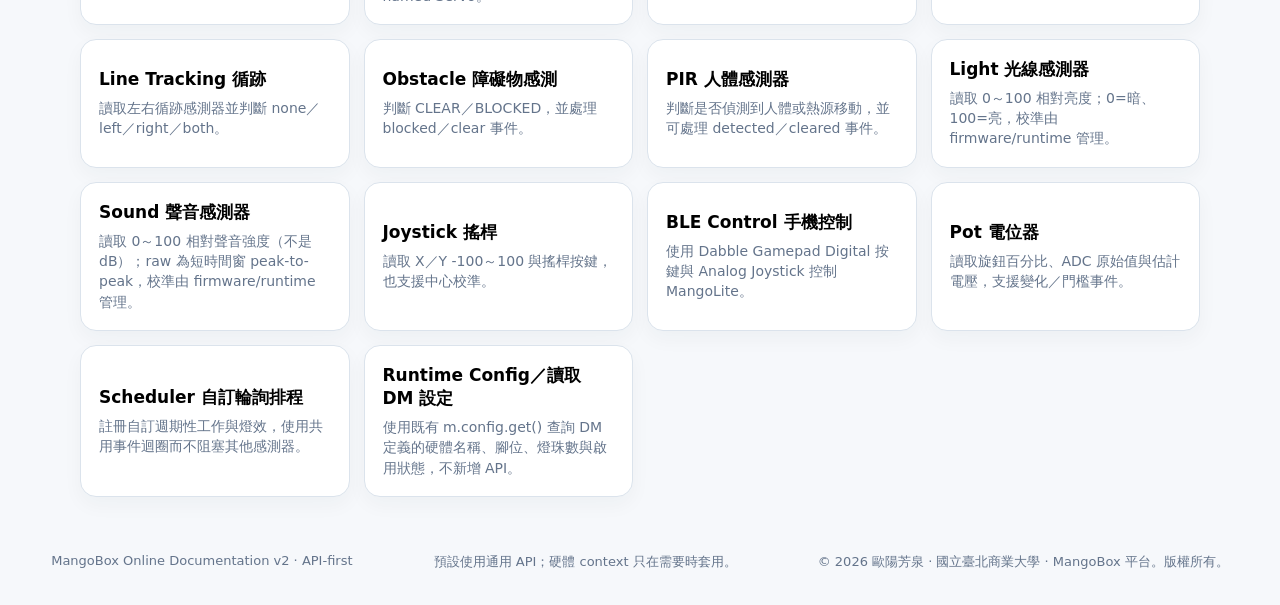
<file: docs/student-guide/site/index.html>
<!doctype html>
<html lang="zh-Hant"><head><meta charset="utf-8"><meta name="viewport" content="width=device-width, initial-scale=1"><meta name="description" content="MangoBox API 搜尋、使用指南與硬體整合文件"><title>MangoBox Documentation</title><link rel="stylesheet" href="styles.css"></head><body>
<header class="topbar"><a class="brand" href="../../../" aria-label="MangoBox Platform home"><img class="brand-logo" src="../../../assets/brand/mangobox-core-refined-64.png" alt="MangoBox"><span><strong>MangoBox Docs</strong><small>API & Hardware Guide</small></span></a><div class="top-actions"><button id="contextButton" class="ghost-button" type="button">設定裝置</button><div class="language-switch" aria-label="Language"><button data-lang="zh-TW" type="button">繁中</button><button data-lang="en" type="button">EN</button></div></div></header>
<section id="contextStrip" class="context-strip" aria-live="polite"></section>
<main>
<section id="homePanel" class="home-panel">
  <div class="home-hero"><p class="eyebrow">MANGOBOX API</p><h1 id="homeTitle">MangoBox API 開發文件</h1><p id="homeLead">查詢 API、程式範例與各功能模組的使用方式；如需接線、Pin 或硬體差異資訊，可再指定 MangoX2 / MangoLite 裝置環境。</p>
    <div class="search-box"><span>⌕</span><input id="apiSearch" type="search" autocomplete="off" placeholder="搜尋 API、功能或關鍵字，例如 servo、蜂鳴器、BLE、light"><button id="clearSearch" type="button" aria-label="Clear">×</button></div>
    <div id="searchHints" class="search-hints"><button data-q="BLE">BLE</button><button data-q="Dabble">Dabble</button><button data-q="呼吸燈">呼吸燈</button><button data-q="servo">servo</button><button data-q="蜂鳴器">蜂鳴器</button><button data-q="前進">前進</button><button data-q="light">light</button><button data-q="紅外線">紅外線</button></div>
  </div>
  <section class="home-section"><div class="section-heading"><h2>版本與新功能指南</h2><span>Stable / Candidate</span></div><div class="module-grid"><a class="module-card" href="ble-control.html" style="text-decoration:none;color:inherit"><strong>BLE Control v1（穩定版）</strong><span>MangoLite v0.6.3 + Pico W / Pico 2 W；Dabble Digital Gamepad、Analog Joystick 與 canonical Student API。</span></a><a class="module-card" href="motor-direction-calibration.html" style="text-decoration:none;color:inherit"><strong>Motor Direction Calibration</strong><span>左右輪 mapping / inversion 與車體校正說明。</span></a></div></section>
  <section class="home-section"><div class="section-heading"><h2>最新候選 API 教學</h2><span>來源核對 2026-10-26 · 未宣告正式發布</span></div><div class="module-grid"><a class="module-card" href="candidate-docs.html" style="text-decoration:none;color:inherit"><strong>八目標候選文件：MangoX2／MangoLite／BarePico</strong><span>依實際來源查閱 OLED 媒體、DHT11、DFPlayer／語音、Wi-Fi、時鐘、BLE 及既有裝置；每個板型的使用指南與 API Reference 分別對齊。</span></a><a class="module-card" href="ai-context-builder.html?channel=candidate" style="text-decoration:none;color:inherit"><strong>產生候選版 AI Markdown</strong><span>選定 target、Runtime 與模組；輸出精確簽章、回傳值、初始化、允許方法及來源版本。Host Python 保留自己的穩定版文件。</span></a></div></section>
  <section class="home-section"><div class="section-heading"><h2>AI 輔助程式設計 / AI Coding</h2><span>Official API context</span></div><div class="module-grid"><a class="module-card" href="ai-context-builder.html" style="text-decoration:none;color:inherit"><strong>產生 AI API 文件 · AI Context Builder</strong><span>選擇正式版／候選版、MangoLite / MangoX2 / BarePico、執行模式與模組，下載提供給 ChatGPT、Gemini、Claude 的 Markdown；亦可複製或列印為 PDF。</span></a></div></section>
  <section id="searchSection" class="home-section hidden"><div class="section-heading"><h2 id="searchTitle">搜尋結果</h2><span id="searchCount"></span></div><div id="searchResults" class="api-results"></div></section>
  <section class="home-section"><div class="section-heading"><h2 id="moduleTitleHome">功能模組</h2><span id="moduleCountHome"></span></div><div id="moduleGrid" class="module-grid"></div></section>
</section>

<section id="setupPanel" class="setup-panel hidden"><div class="setup-intro"><p class="eyebrow">OPTIONAL DEVICE CONTEXT</p><h1 id="setupTitle">指定你的裝置</h1><p id="setupLead">這不是進入文件的必要步驟。只有接線、Pin、Gateway 或特定硬體差異需要它。</p></div><div class="setup-step"><div class="step-heading"><span>1</span><h2 id="boardHeading">主板</h2></div><div id="boardCards" class="choice-grid two"></div></div><div id="controllerStep" class="setup-step hidden"><div class="step-heading"><span>2</span><h2 id="controllerHeading">控制板</h2></div><select id="controllerSelect" class="wide-select"></select></div><div class="setup-step"><div class="step-heading"><span>3</span><h2 id="modeHeading">程式方式</h2></div><div id="modeCards" class="choice-grid two"></div></div><div class="setup-actions"><button id="cancelSetup" class="ghost-button" type="button">取消</button><button id="applySetup" class="primary-button" type="button">套用環境</button></div></section>

<section id="docsShell" class="docs-shell hidden"><aside class="sidebar"><div class="sidebar-heading"><span id="moduleNavTitle">功能模組</span><small id="moduleCount"></small></div><nav id="moduleNav" class="module-nav"></nav><div class="tool-links"><strong id="toolsTitle">工具操作</strong><a href="../zh-TW/tools/device-manager.md" id="deviceManagerLink">Device Manager</a><a href="../zh-TW/tools/hardware-lab.md" id="hardwareLabLink">Hardware Lab</a></div></aside><article class="doc-panel"><div class="doc-header"><div><p id="moduleCapability" class="eyebrow"></p><h1 id="moduleTitle"></h1></div><span id="availabilityBadge" class="availability-badge"></span></div><div id="deviceNotice" class="notice hidden"></div><div id="modeTabs" class="mode-tabs"><button data-mode="high_level_micropython" type="button">MicroPython</button><button data-mode="host_python" type="button">PC Python</button></div><div id="viewTabs" class="view-tabs" role="tablist"><button data-view="guide" type="button">使用指南</button><button data-view="troubleshooting" type="button">問題排除</button><button data-view="reference" type="button">API Reference</button></div><div id="docContent" class="doc-content" aria-live="polite"></div></article></section>
</main>
<footer><span>MangoBox Online Documentation v2 · API-first</span><span id="footerNote">預設使用通用 API；硬體 context 只在需要時套用。</span><span id="copyrightLine">© 2026 歐陽芳泉 · 國立臺北商業大學 · MangoBox 平台。版權所有。</span></footer>
<script src="app.js" defer></script><script src="api-contract-overlay-v20260906.js" defer></script><script src="api-reference-details.js" defer></script><script src="method-search.js" defer></script><script src="ble-control-api-overlay-v20260913.js" defer></script><script src="copy-overrides.js" defer></script></body></html>
</file>
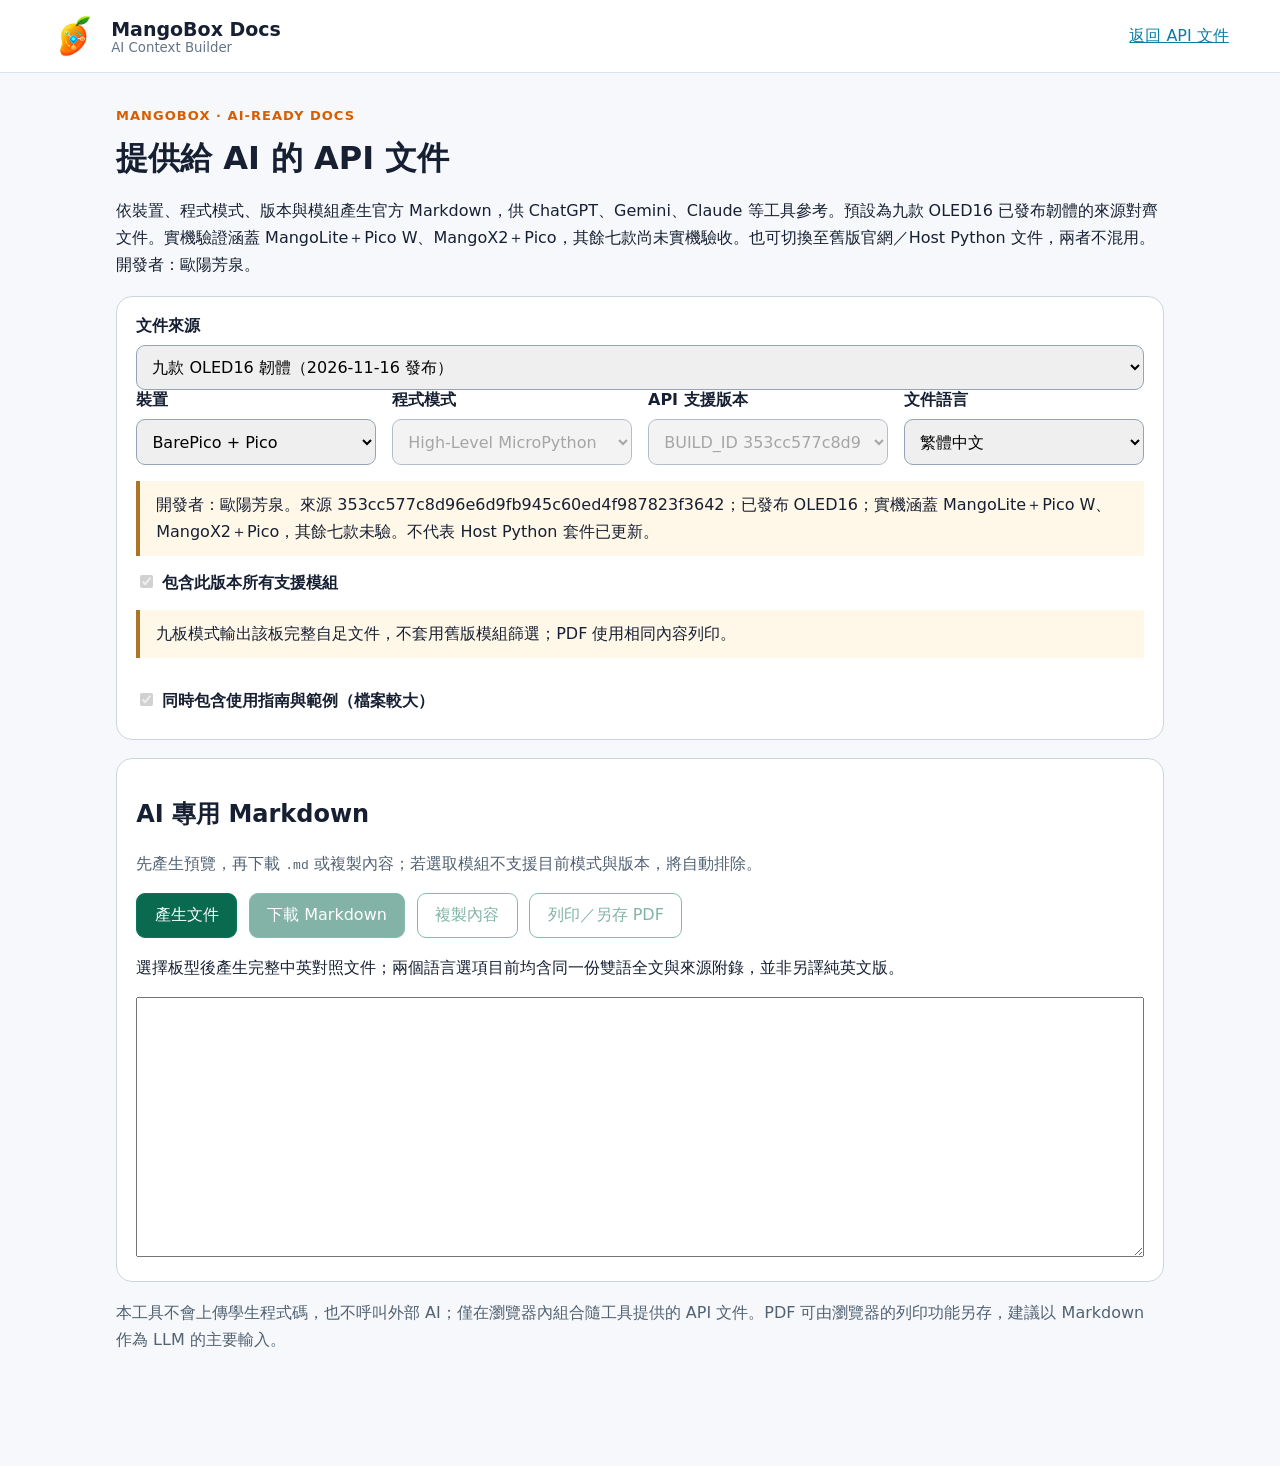
<file: docs/student-guide/site/ai-context-builder.html>
<!doctype html>
<html lang="zh-Hant"><head><meta charset="utf-8"><meta name="viewport" content="width=device-width,initial-scale=1">
<title>MangoBox AI Context Builder</title><meta name="description" content="選擇 MangoBox 裝置與 API，下載提供給大型語言模型的官方 Markdown 文件。">
<link rel="stylesheet" href="styles.css"><style>
.builder{max-width:1080px;margin:2rem auto;padding:0 1rem 4rem}.builder h1{font-size:2rem;margin:.6rem 0}.builder p{line-height:1.7}.builder-grid{display:grid;grid-template-columns:repeat(auto-fit,minmax(220px,1fr));gap:1rem}.builder-panel{padding:1.2rem;border:1px solid #ccd6da;border-radius:16px;background:#fff;margin:1.1rem 0}.builder-panel select,.builder-panel button{padding:.7rem;border-radius:9px;max-width:100%;font:inherit}.builder-panel select{width:100%;border:1px solid #94a3b8}.builder-panel label{font-weight:600;display:block;margin-bottom:.5rem}.checks{display:grid;grid-template-columns:repeat(auto-fit,minmax(200px,1fr));gap:.5rem}.checks label{font-weight:400;margin:0;padding:.5rem;border-radius:8px;border:1px solid #ddd}.actions{display:flex;flex-wrap:wrap;gap:.7rem;margin-top:1rem}.actions button,.actions a{padding:.7rem 1.1rem;border:1px solid #0c765c;border-radius:9px;cursor:pointer;background:#096a50;color:white;text-decoration:none}.actions button:disabled{opacity:.5;cursor:not-allowed}.actions .secondary{background:#fff;color:#096a50}.muted{color:#526273}#status{white-space:pre-wrap}#preview{width:100%;min-height:260px;box-sizing:border-box;font-family:monospace;font-size:12px} .warning{border-left:4px solid #ad7425;padding:.65rem 1rem;background:#fff7e8} @media print{header,.actions,.controls,.checks,.no-print{display:none!important}.builder-panel{border:0}textarea{white-space:pre-wrap}body{background:#fff}} </style></head><body>
<header class="topbar"><a class="brand" href="./" aria-label="MangoBox Documentation"><img class="brand-logo" src="../../../assets/brand/mangobox-core-refined-64.png" alt="MangoBox"><span><strong>MangoBox Docs</strong><small>AI Context Builder</small></span></a><a href="./">返回 API 文件</a></header>
<main class="builder"><p class="eyebrow">MANGOBOX · AI-READY DOCS</p><h1>提供給 AI 的 API 文件</h1>
<p>依裝置、程式模式、版本與模組產生官方 Markdown，供 ChatGPT、Gemini、Claude 等工具參考。預設為九款 OLED16 已發布韌體的來源對齊文件。實機驗證涵蓋 MangoLite＋Pico W、MangoX2＋Pico，其餘七款尚未實機驗收。也可切換至舊版官網／Host Python 文件，兩者不混用。開發者：歐陽芳泉。</p>
<div class="builder-panel controls"><label for="source">文件來源</label><select id="source"><option value="current">九款 OLED16 韌體（2026-11-16 發布）</option><option value="legacy">舊版官網／Host Python 文件（歷史資料）</option></select><div class="builder-grid">
<div><label for="target">裝置</label><select id="target"></select></div>
<div><label for="mode">程式模式</label><select id="mode"><option value="high_level_micropython">High-Level MicroPython（Pico）</option><option value="host_python">Host Python（MangoThonny）</option></select></div>
<div><label for="profile">API 支援版本</label><select id="profile"></select></div>
<div><label for="lang">文件語言</label><select id="lang"><option value="zh-TW">繁體中文</option><option value="en">English</option></select></div></div>
<p id="profileNotice" class="warning" role="status"></p>
<label><input type="checkbox" id="all" checked> 包含此版本所有支援模組</label>
<p id="currentNotice" class="warning">九板模式輸出該板完整自足文件，不套用舊版模組篩選；PDF 使用相同內容列印。</p><div id="modules" class="checks" aria-label="選擇 API 模組"></div>
<label style="margin-top:1rem"><input type="checkbox" id="includeGuides" checked> 同時包含使用指南與範例（檔案較大）</label>
</div>
<div class="builder-panel"><h2>AI 專用 Markdown</h2><p class="muted">先產生預覽，再下載 <code>.md</code> 或複製內容；若選取模組不支援目前模式與版本，將自動排除。</p>
<div class="actions"><button id="generate">產生文件</button><button id="download" disabled>下載 Markdown</button><button id="copy" class="secondary" disabled>複製內容</button><button id="print" class="secondary" disabled>列印／另存 PDF</button></div>
<p id="status" role="status"></p><textarea id="preview" readonly aria-label="Markdown 文件預覽" spellcheck="false"></textarea></div>
<p class="muted no-print">本工具不會上傳學生程式碼，也不呼叫外部 AI；僅在瀏覽器內組合隨工具提供的 API 文件。PDF 可由瀏覽器的列印功能另存，建議以 Markdown 作為 LLM 的主要輸入。</p>
</main><script src="ai-context-core.js" defer></script><script src="ai-context-builder.js" defer></script></body></html>
</file>
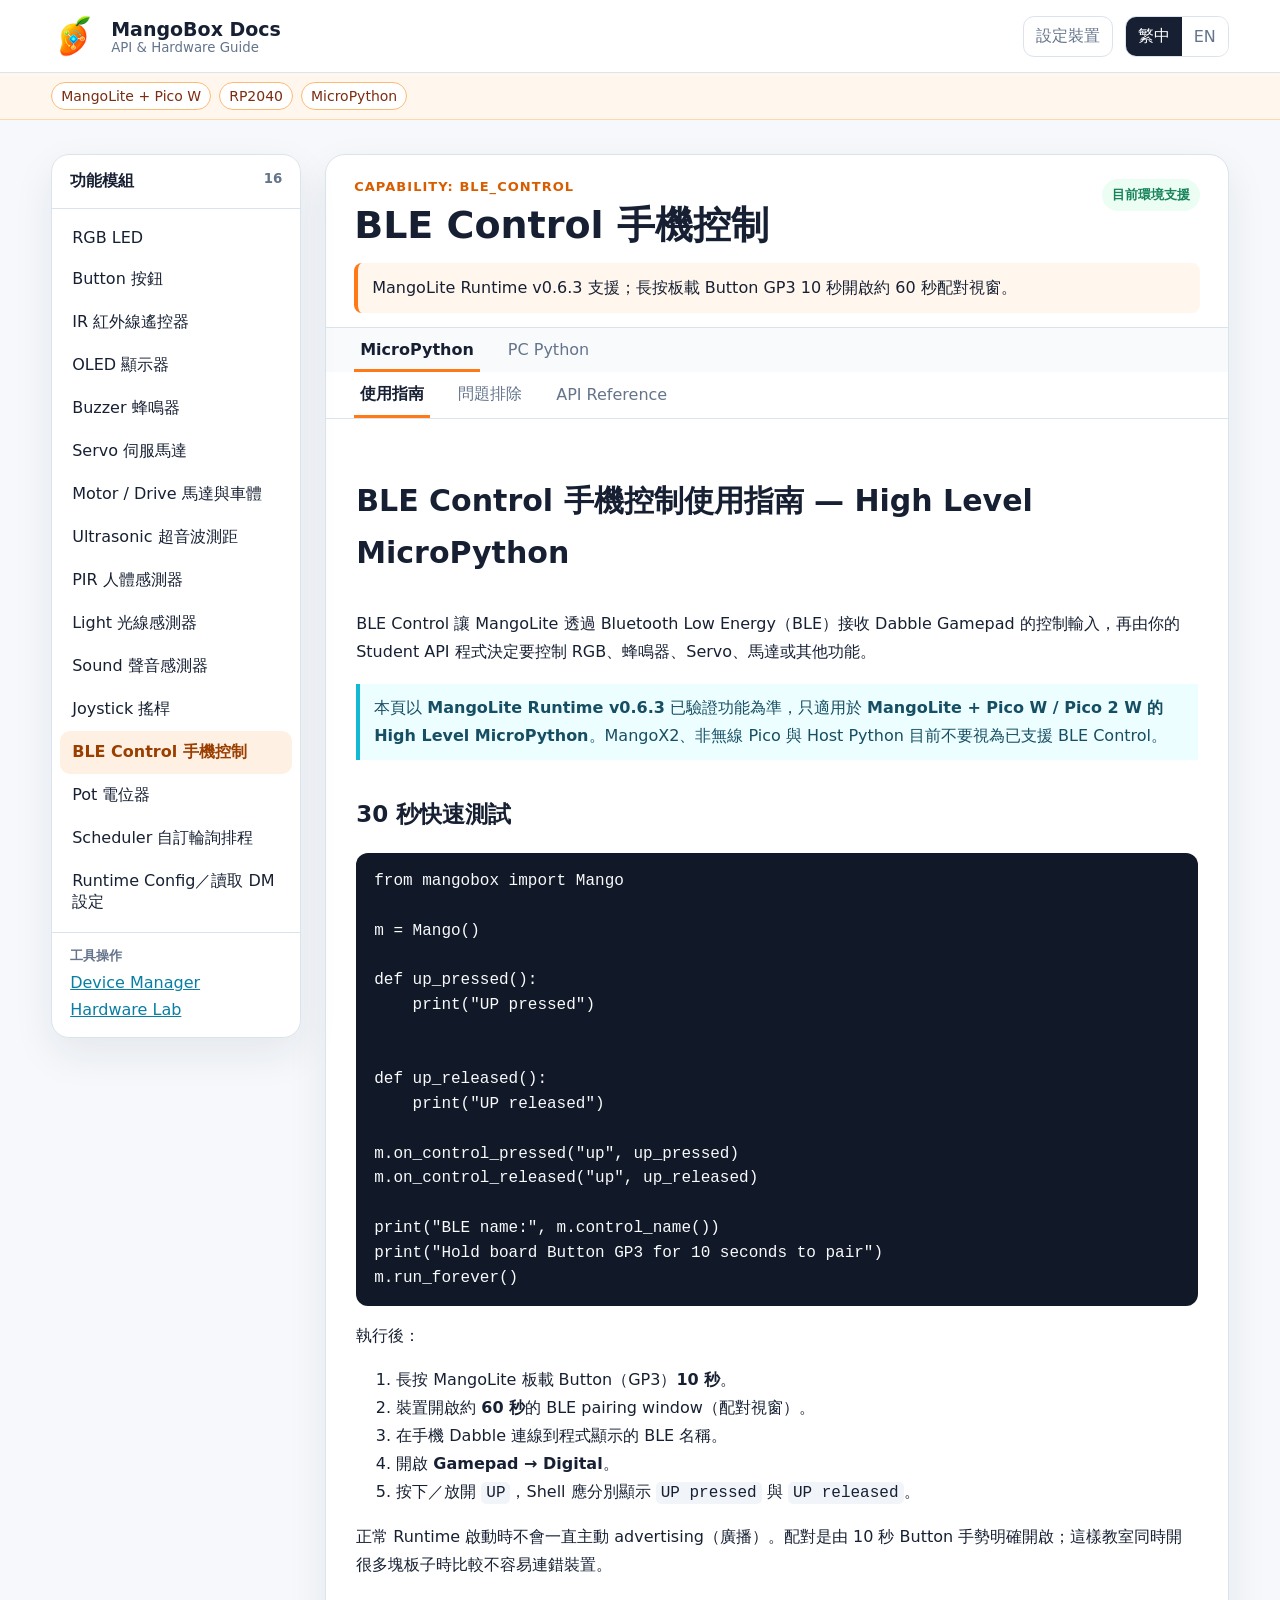
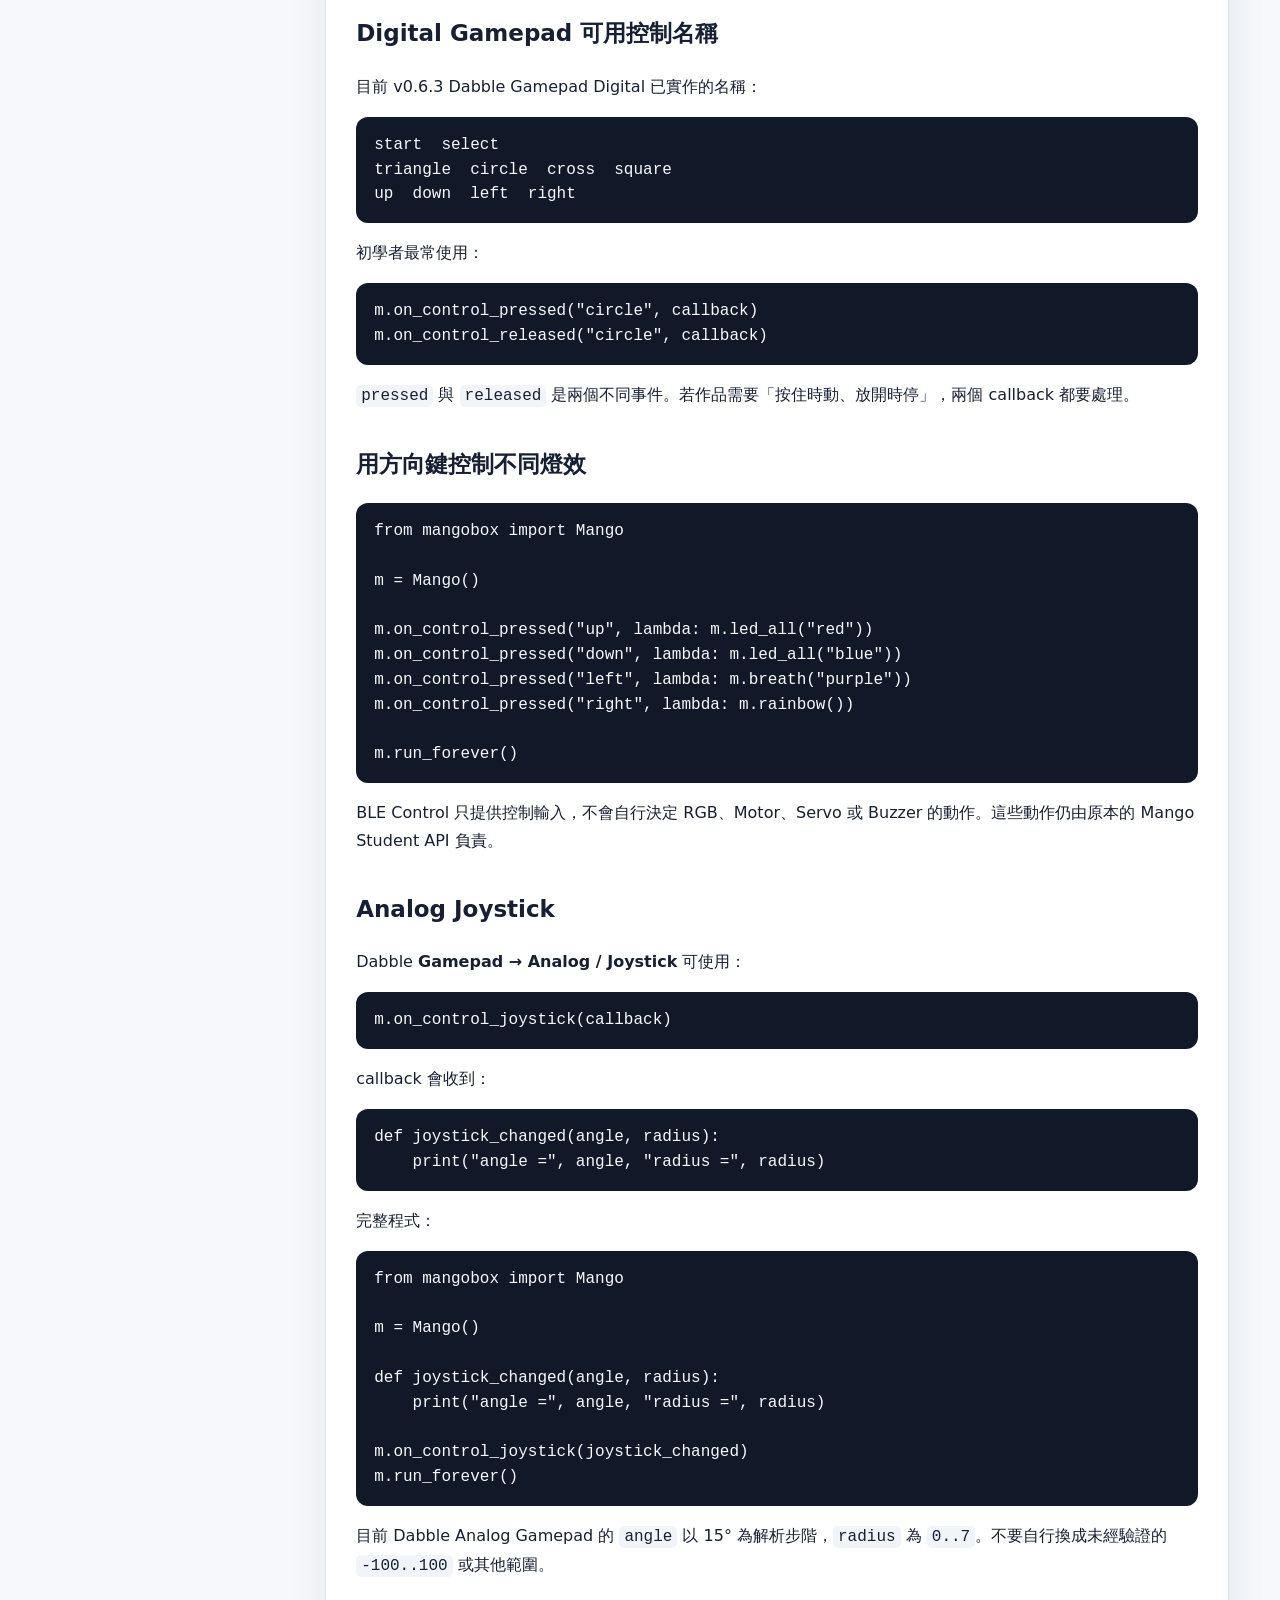
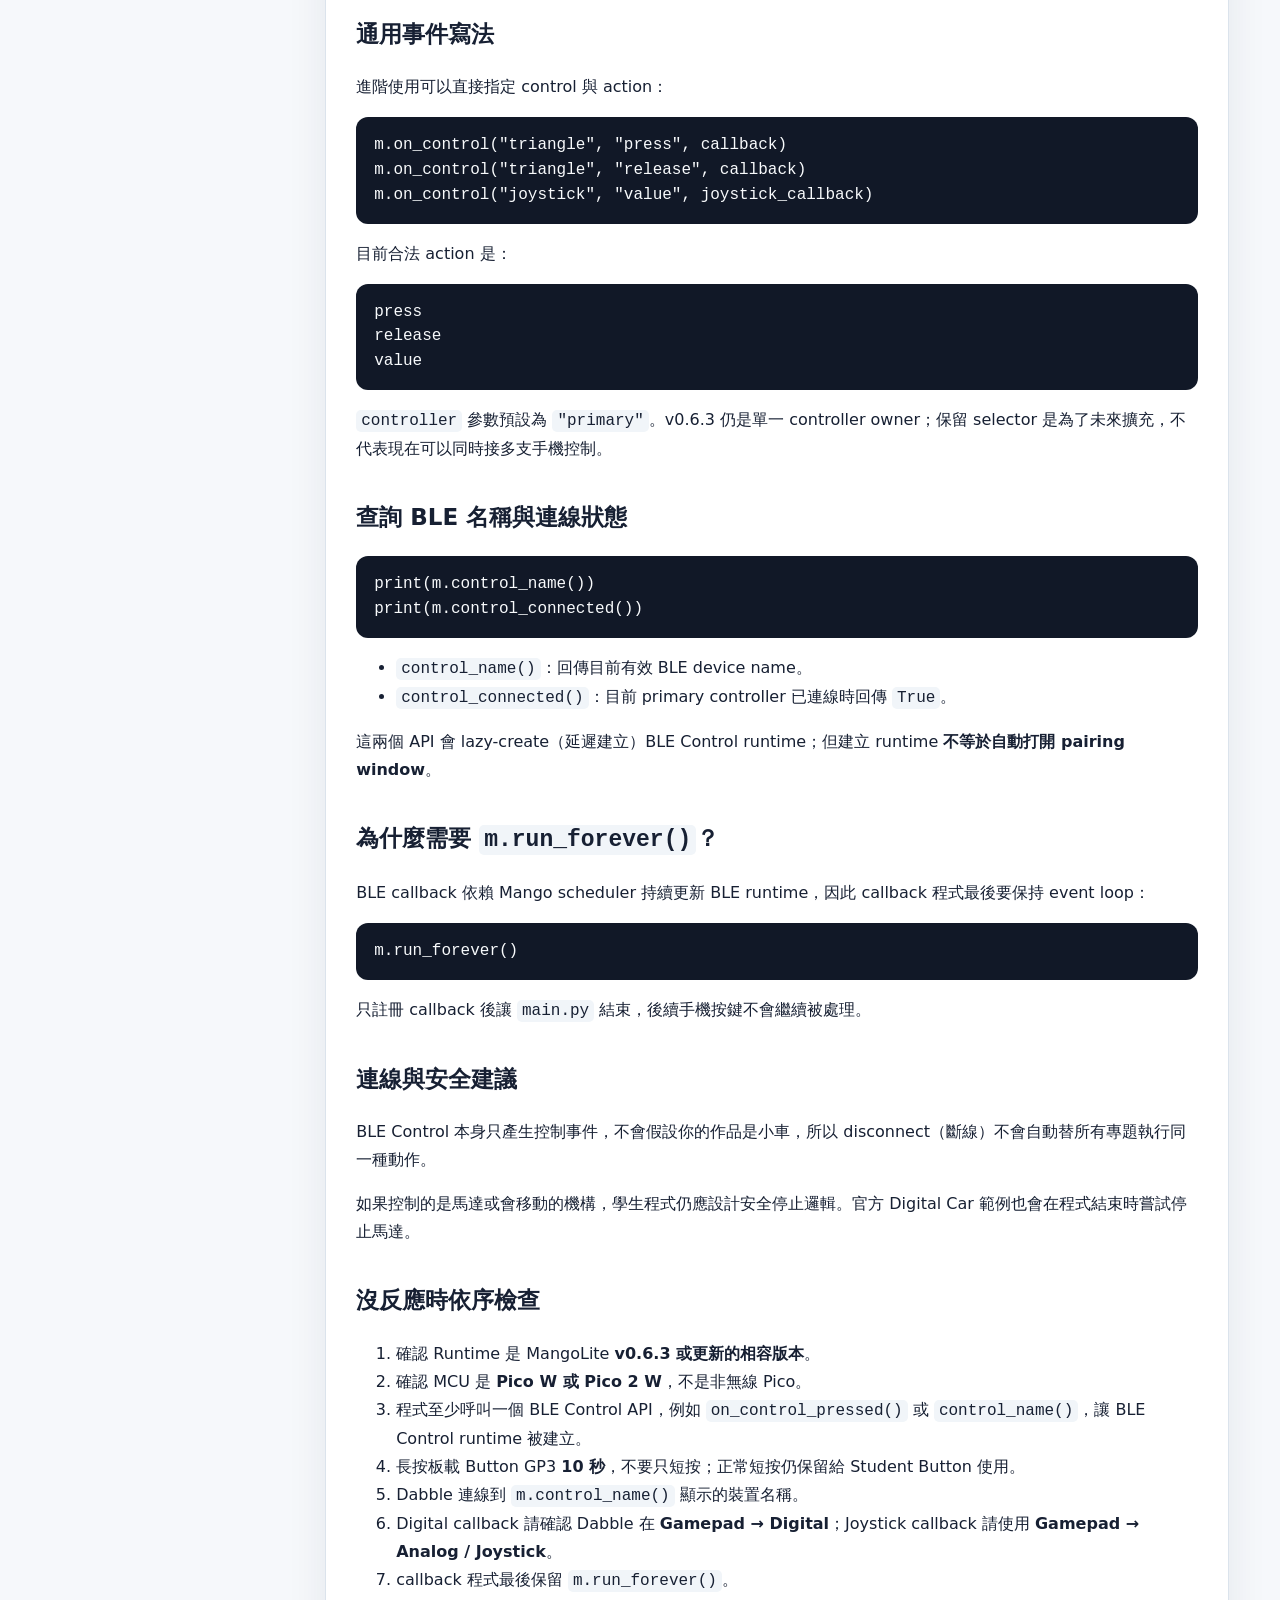
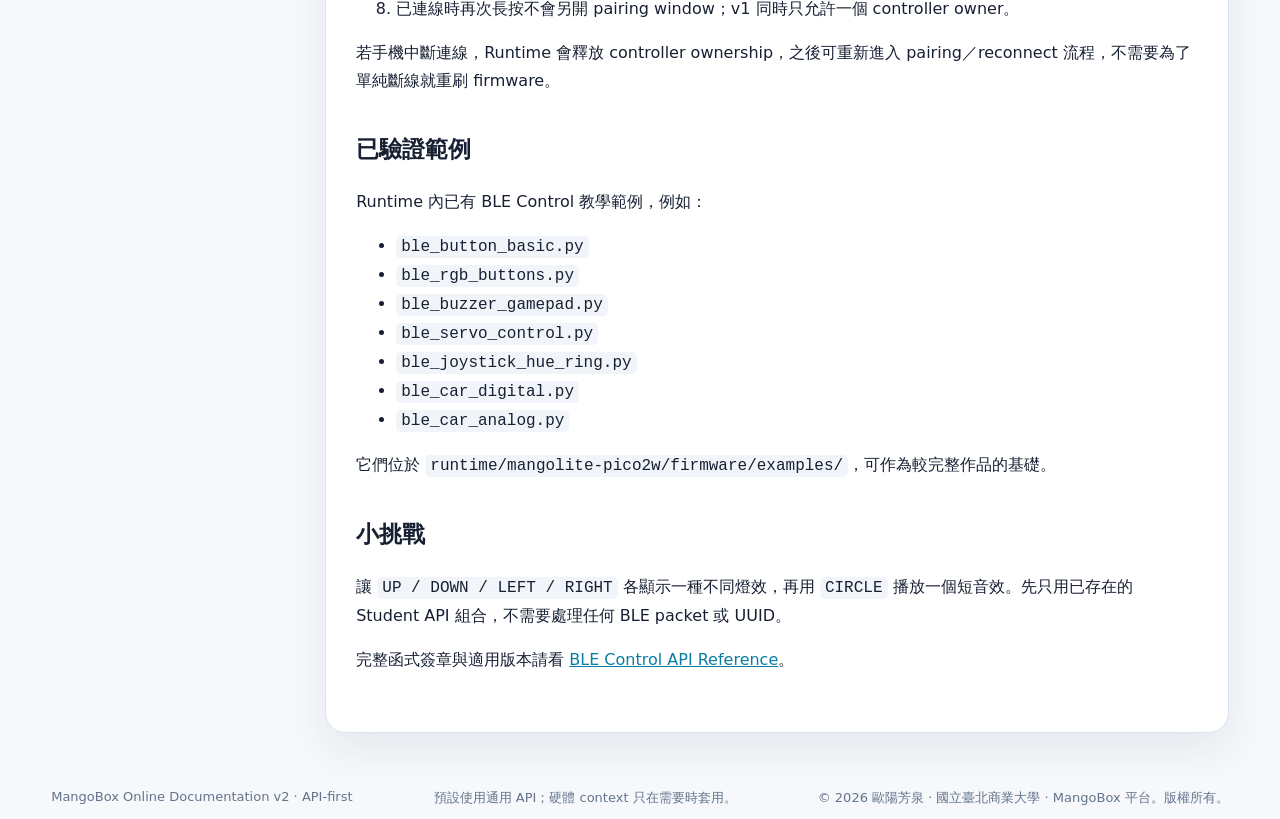
<file: docs/student-guide/site/ble-control.html>
<!doctype html>
<html lang="zh-Hant">
<head>
  <meta charset="utf-8">
  <meta name="viewport" content="width=device-width, initial-scale=1">
  <meta name="description" content="MangoLite BLE Control v1 canonical Student API Guide">
  <title>BLE Control v1｜MangoBox Docs</title>
  <link rel="stylesheet" href="styles.css">
  <meta http-equiv="refresh" content="0; url=index.html?lang=zh-TW&target=mangolite-picow&mode=high_level_micropython&module=ble-control&view=guide">
  <script>
    (() => {
      const params = new URLSearchParams(location.search);
      const lang = params.get("lang") === "en" ? "en" : "zh-TW";
      const target = params.get("target") === "mangolite-pico2w" ? "mangolite-pico2w" : "mangolite-picow";
      location.replace(`index.html?lang=${encodeURIComponent(lang)}&target=${encodeURIComponent(target)}&mode=high_level_micropython&module=ble-control&view=guide`);
    })();
  </script>
</head>
<body>
  <main class="home-panel">
    <section class="home-hero">
      <p class="eyebrow">MANGOLITE · BLE CONTROL V1</p>
      <h1>BLE Control 文件已整合至 Student API</h1>
      <p>正在前往 MangoLite v0.6.3 canonical Guide。若沒有自動跳轉，請使用下方連結。</p>
      <p><a class="primary-button" href="index.html?lang=zh-TW&target=mangolite-picow&mode=high_level_micropython&module=ble-control&view=guide">開啟 BLE Control Guide</a></p>
    </section>
  </main>
</body>
</html>
</file>
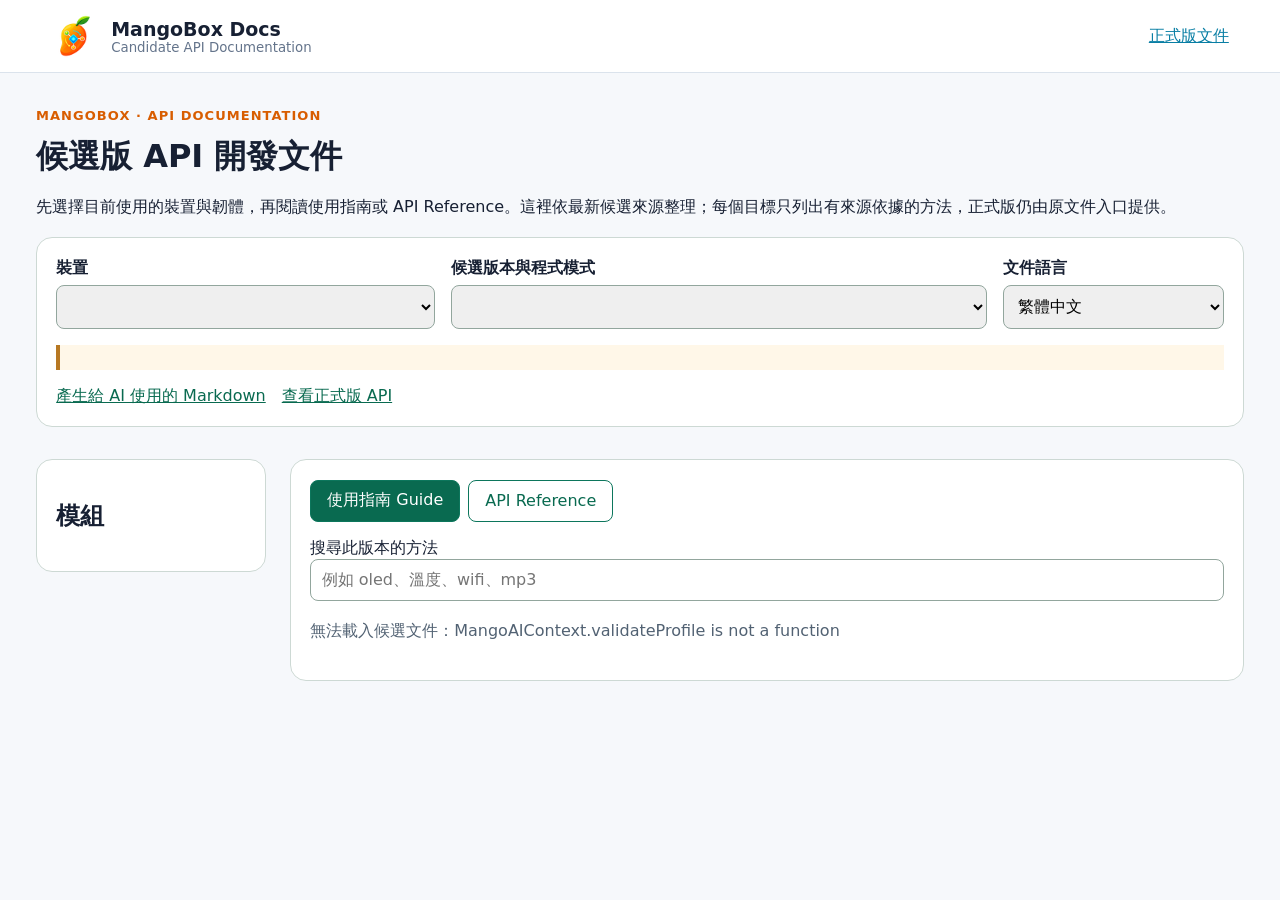
<file: docs/student-guide/site/candidate-docs.html>
<!doctype html>
<html lang="zh-Hant">
<head><meta charset="utf-8"><meta name="viewport" content="width=device-width,initial-scale=1">
<title>MangoBox API 開發文件 · 候選版</title>
<meta name="description" content="依八種目標板、精確候選版本與模組閱讀 MangoBox API 使用指南和參考文件。">
<link rel="stylesheet" href="styles.css">
<style>
.candidate-page{max-width:1240px;margin:2rem auto;padding:0 1rem 4rem}.candidate-page h1{font-size:2rem;line-height:1.3;margin:.5rem 0 1rem}.candidate-page p{line-height:1.75}.candidate-panel{border:1px solid #cdd9d4;border-radius:16px;padding:1.2rem;background:#fff;margin:1rem 0}.candidate-controls{display:grid;grid-template-columns:1.2fr 1.7fr .7fr;gap:1rem}.candidate-controls label{display:block;font-weight:600;margin-bottom:.4rem}.candidate-controls select,.candidate-search input{width:100%;padding:.65rem;font:inherit;border:1px solid #92a69d;border-radius:8px;box-sizing:border-box}.candidate-warning{background:#fff7e8;border-left:4px solid #b77823;padding:.8rem 1rem;overflow-wrap:anywhere}.candidate-warning code{font-size:.8rem}.candidate-layout{display:grid;grid-template-columns:230px minmax(0,1fr);gap:1.5rem}.candidate-nav{align-self:start;position:sticky;top:1rem;max-height:80vh;overflow:auto}.candidate-nav button,.candidate-result{width:100%;background:#fff;border:0;border-radius:8px;text-align:left;padding:.65rem .7rem;color:#254a3b;font:inherit;cursor:pointer}.candidate-nav button[aria-current=true]{background:#e1f4eb;font-weight:700}.candidate-tabs{display:flex;gap:.5rem;flex-wrap:wrap;margin:0 0 1rem}.candidate-tabs button{border:1px solid #0c765c;border-radius:8px;padding:.6rem 1rem;background:#fff;color:#096a50;font:inherit;cursor:pointer}.candidate-tabs button[aria-pressed=true]{background:#096a50;color:#fff}.candidate-content{min-width:0;overflow-wrap:anywhere}.candidate-content pre{overflow:auto;white-space:pre;padding:1rem;background:#f1f5f3;border-radius:8px;font-size:.85rem;line-height:1.6}.candidate-content code{font-family:ui-monospace,Consolas,monospace}.candidate-content h2{margin-top:2rem}.candidate-content blockquote{border-left:3px solid #b77823;padding:.4rem 1rem;background:#fff7e8;margin:1rem 0}.candidate-content .table-scroll{overflow-x:auto}.candidate-content table{border-collapse:collapse;width:100%;font-size:.9rem;margin:1rem 0}.candidate-content th,.candidate-content td{border:1px solid #d5dfda;padding:.6rem;text-align:left;vertical-align:top}.candidate-content th{background:#edf4ef}.candidate-content .code-block{position:relative}.candidate-content .code-copy{display:block;margin-left:auto;border:1px solid #cdd9d4;border-radius:6px;padding:.35rem .65rem;background:#fff;color:#096a50;cursor:pointer}.candidate-search{margin:1rem 0}.candidate-result{border:1px solid #d5dfda;margin:.25rem 0}.candidate-result code{font-size:.85rem}.candidate-source{font-size:.8rem;color:#526273;overflow-wrap:anywhere}.candidate-links{display:flex;gap:1rem;flex-wrap:wrap}.candidate-status{white-space:pre-wrap;color:#526273}.candidate-empty{padding:1rem;border:1px dashed #cdd9d4}.candidate-page a{color:#096a50}@media(max-width:800px){.candidate-controls{grid-template-columns:1fr}.candidate-layout{grid-template-columns:1fr}.candidate-nav{position:static;max-height:230px}.candidate-page{margin:1rem auto}.candidate-page h1{font-size:1.7rem}}
</style></head>
<body><header class="topbar"><a class="brand" href="./"><img class="brand-logo" src="../../../assets/brand/mangobox-core-refined-64.png" alt="MangoBox"><span><strong>MangoBox Docs</strong><small>Candidate API Documentation</small></span></a><a href="./">正式版文件</a></header>
<main class="candidate-page"><p class="eyebrow">MANGOBOX · API DOCUMENTATION</p><h1>候選版 API 開發文件</h1>
<p>先選擇目前使用的裝置與韌體，再閱讀使用指南或 API Reference。這裡依最新候選來源整理；每個目標只列出有來源依據的方法，正式版仍由原文件入口提供。</p>
<section class="candidate-panel" aria-label="文件版本"><div class="candidate-controls">
<div><label for="target">裝置</label><select id="target"></select></div>
<div><label for="profile">候選版本與程式模式</label><select id="profile"></select></div>
<div><label for="lang">文件語言</label><select id="lang"><option value="zh-TW">繁體中文</option><option value="en">English</option></select></div>
</div><p id="profileNotice" class="candidate-warning" role="status"></p><p id="evidence" class="candidate-source"></p>
<div class="candidate-links"><a id="builderLink" href="ai-context-builder.html?channel=candidate">產生給 AI 使用的 Markdown</a><a href="./">查看正式版 API</a></div></section>
<div class="candidate-layout"><aside class="candidate-panel candidate-nav" aria-label="模組導覽"><h2>模組</h2><div id="moduleNav"></div></aside>
<section class="candidate-panel candidate-content"><div class="candidate-tabs" aria-label="文件類型"><button id="guideTab" type="button" aria-pressed="true">使用指南 Guide</button><button id="referenceTab" type="button" aria-pressed="false">API Reference</button></div>
<div class="candidate-search"><label for="methodSearch">搜尋此版本的方法</label><input id="methodSearch" type="search" placeholder="例如 oled、溫度、wifi、mp3" autocomplete="off"><div id="methodResults" aria-live="polite"></div></div>
<p id="status" class="candidate-status" role="status"></p><p id="sourcePath" class="candidate-source"></p><article id="docContent" aria-label="教學內容" aria-busy="false"></article></section></div>
</main><script src="ai-context-core.js" defer></script><script src="candidate-docs.js" defer></script></body></html>
</file>
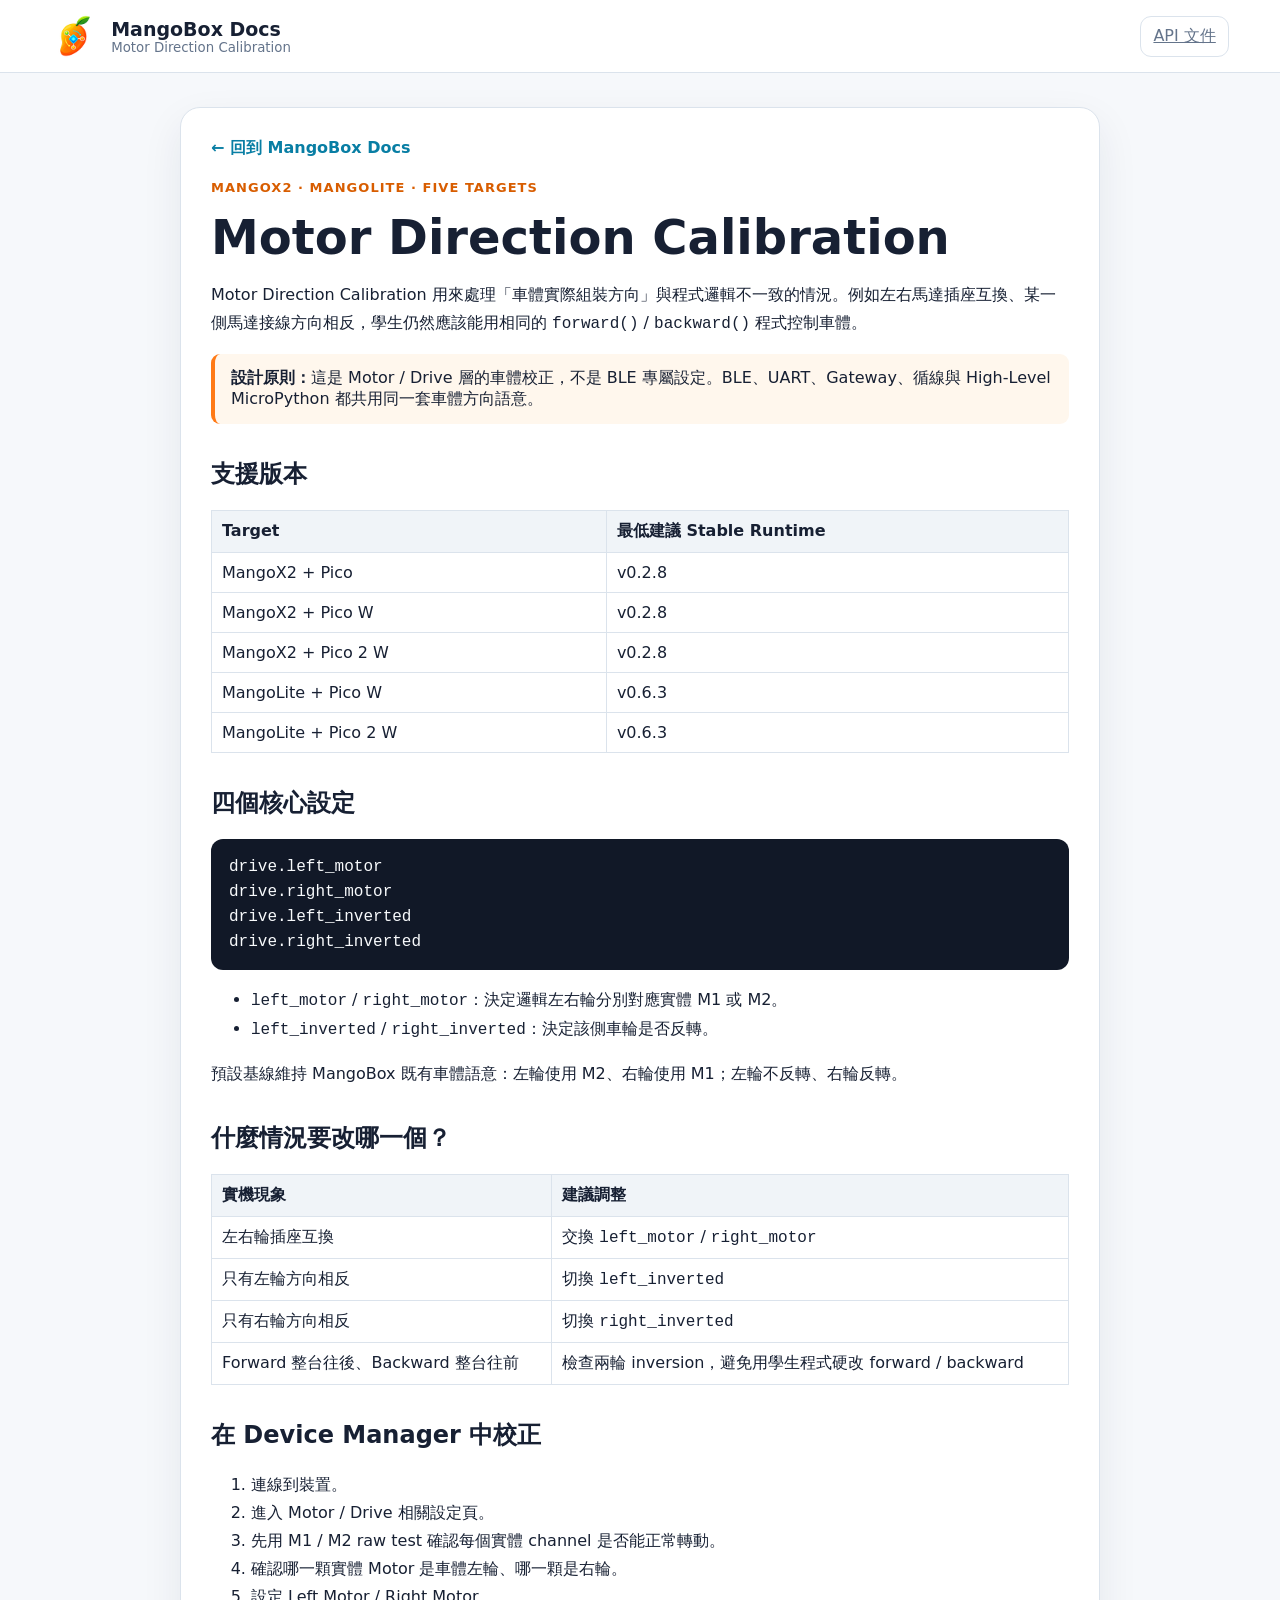
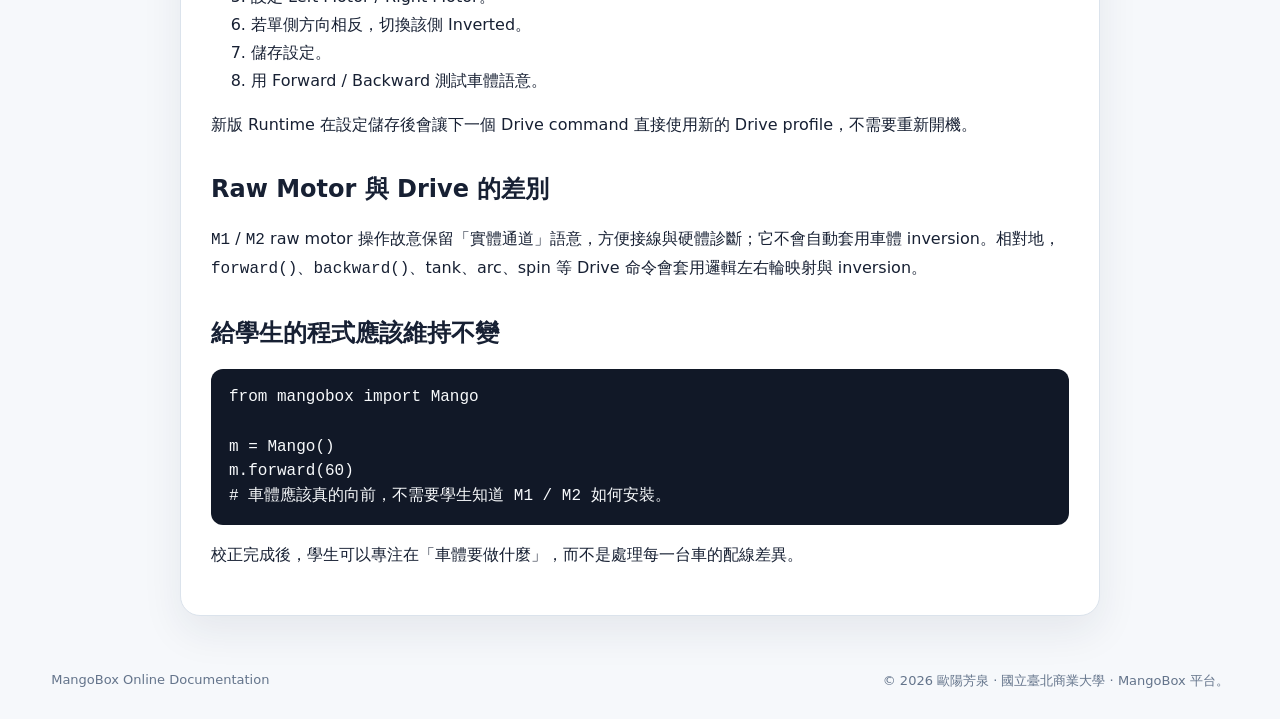
<file: docs/student-guide/site/motor-direction-calibration.html>
<!doctype html>
<html lang="zh-Hant"><head><meta charset="utf-8"><meta name="viewport" content="width=device-width, initial-scale=1"><meta name="description" content="MangoBox Motor Direction Calibration 使用說明"><title>Motor Direction Calibration｜MangoBox Docs</title><link rel="stylesheet" href="styles.css"><style>.guide{max-width:920px;margin:auto;background:#fff;border:1px solid var(--line);border-radius:20px;box-shadow:var(--shadow);padding:30px}.guide h1{font-size:clamp(32px,5vw,48px);margin:.2em 0}.guide h2{margin-top:34px}.guide p,.guide li{line-height:1.75}.guide pre{overflow:auto;padding:16px 18px;border-radius:12px;background:#111827;color:#f8fafc;line-height:1.55}.guide code{font-family:Consolas,monospace}.callout{padding:14px 16px;border-left:4px solid var(--accent);background:#fff7ed;border-radius:9px}.back{display:inline-block;margin-bottom:18px;text-decoration:none;font-weight:800}table{width:100%;border-collapse:collapse;margin:18px 0}th,td{border:1px solid var(--line);padding:10px;vertical-align:top;text-align:left}th{background:var(--soft)}</style></head><body>
<header class="topbar"><a class="brand" href="../../../"><img class="brand-logo" src="../../../assets/brand/mangobox-core-refined-64.png" alt="MangoBox"><span><strong>MangoBox Docs</strong><small>Motor Direction Calibration</small></span></a><div class="top-actions"><a class="ghost-button" href="index.html">API 文件</a></div></header>
<main><article class="guide"><a class="back" href="index.html">← 回到 MangoBox Docs</a><p class="eyebrow">MANGOX2 · MANGOLITE · FIVE TARGETS</p><h1>Motor Direction Calibration</h1><p>Motor Direction Calibration 用來處理「車體實際組裝方向」與程式邏輯不一致的情況。例如左右馬達插座互換、某一側馬達接線方向相反，學生仍然應該能用相同的 <code>forward()</code> / <code>backward()</code> 程式控制車體。</p>
<div class="callout"><strong>設計原則：</strong>這是 Motor / Drive 層的車體校正，不是 BLE 專屬設定。BLE、UART、Gateway、循線與 High-Level MicroPython 都共用同一套車體方向語意。</div>
<h2>支援版本</h2><table><thead><tr><th>Target</th><th>最低建議 Stable Runtime</th></tr></thead><tbody><tr><td>MangoX2 + Pico</td><td>v0.2.8</td></tr><tr><td>MangoX2 + Pico W</td><td>v0.2.8</td></tr><tr><td>MangoX2 + Pico 2 W</td><td>v0.2.8</td></tr><tr><td>MangoLite + Pico W</td><td>v0.6.3</td></tr><tr><td>MangoLite + Pico 2 W</td><td>v0.6.3</td></tr></tbody></table>
<h2>四個核心設定</h2><pre><code>drive.left_motor
drive.right_motor
drive.left_inverted
drive.right_inverted</code></pre><ul><li><code>left_motor</code> / <code>right_motor</code>：決定邏輯左右輪分別對應實體 M1 或 M2。</li><li><code>left_inverted</code> / <code>right_inverted</code>：決定該側車輪是否反轉。</li></ul><p>預設基線維持 MangoBox 既有車體語意：左輪使用 M2、右輪使用 M1；左輪不反轉、右輪反轉。</p>
<h2>什麼情況要改哪一個？</h2><table><thead><tr><th>實機現象</th><th>建議調整</th></tr></thead><tbody><tr><td>左右輪插座互換</td><td>交換 <code>left_motor</code> / <code>right_motor</code></td></tr><tr><td>只有左輪方向相反</td><td>切換 <code>left_inverted</code></td></tr><tr><td>只有右輪方向相反</td><td>切換 <code>right_inverted</code></td></tr><tr><td>Forward 整台往後、Backward 整台往前</td><td>檢查兩輪 inversion，避免用學生程式硬改 forward / backward</td></tr></tbody></table>
<h2>在 Device Manager 中校正</h2><ol><li>連線到裝置。</li><li>進入 Motor / Drive 相關設定頁。</li><li>先用 M1 / M2 raw test 確認每個實體 channel 是否能正常轉動。</li><li>確認哪一顆實體 Motor 是車體左輪、哪一顆是右輪。</li><li>設定 Left Motor / Right Motor。</li><li>若單側方向相反，切換該側 Inverted。</li><li>儲存設定。</li><li>用 Forward / Backward 測試車體語意。</li></ol><p>新版 Runtime 在設定儲存後會讓下一個 Drive command 直接使用新的 Drive profile，不需要重新開機。</p>
<h2>Raw Motor 與 Drive 的差別</h2><p><code>M1</code> / <code>M2</code> raw motor 操作故意保留「實體通道」語意，方便接線與硬體診斷；它不會自動套用車體 inversion。相對地，<code>forward()</code>、<code>backward()</code>、tank、arc、spin 等 Drive 命令會套用邏輯左右輪映射與 inversion。</p>
<h2>給學生的程式應該維持不變</h2><pre><code>from mangobox import Mango

m = Mango()
m.forward(60)
# 車體應該真的向前，不需要學生知道 M1 / M2 如何安裝。</code></pre><p>校正完成後，學生可以專注在「車體要做什麼」，而不是處理每一台車的配線差異。</p></article></main>
<footer><span>MangoBox Online Documentation</span><span>© 2026 歐陽芳泉 · 國立臺北商業大學 · MangoBox 平台。</span></footer></body></html>
</file>
<file: docs/student-guide/site/styles.css>
:root{--bg:#f6f8fb;--surface:#fff;--soft:#f0f4f8;--text:#172033;--muted:#64748b;--line:#dbe3ec;--accent:#ff7a16;--accent-dark:#d85d00;--cyan:#13b8d4;--success:#16835b;--warning:#a55b00;--danger:#b42318;--shadow:0 16px 40px rgba(30,41,59,.08);font-family:Inter,"Noto Sans TC","Microsoft JhengHei",system-ui,sans-serif}*{box-sizing:border-box}body{margin:0;background:var(--bg);color:var(--text)}button,input,select{font:inherit}button{cursor:pointer}a{color:#087ea4}.hidden{display:none!important}.topbar{position:sticky;top:0;z-index:10;min-height:72px;padding:12px clamp(18px,4vw,56px);display:flex;align-items:center;justify-content:space-between;background:rgba(255,255,255,.96);border-bottom:1px solid var(--line);backdrop-filter:blur(12px)}.brand{display:flex;align-items:center;gap:12px;color:inherit;text-decoration:none}.brand-logo{width:48px;height:48px}.brand strong{display:block;font-size:19px}.brand small{display:block;color:var(--muted)}.top-actions{display:flex;gap:12px;align-items:center}.language-switch{display:flex;border:1px solid var(--line);border-radius:11px;overflow:hidden}.language-switch button,.ghost-button{border:0;background:#fff;color:var(--muted);padding:9px 12px}.language-switch button.active{background:var(--text);color:#fff}.ghost-button{border:1px solid var(--line);border-radius:11px}.context-strip{padding:9px clamp(18px,4vw,56px);display:flex;gap:8px;align-items:center;flex-wrap:wrap;background:#fff7ed;border-bottom:1px solid #fed7aa;color:#7c2d12;font-size:14px}.context-chip{padding:5px 9px;border:1px solid #fdba74;border-radius:999px;background:#fff}main{max-width:1440px;margin:auto;padding:34px clamp(18px,4vw,56px) 56px}.home-panel,.setup-panel{max-width:1120px;margin:auto}.home-hero{padding:28px 0 10px}.home-hero h1,.setup-intro h1{font-size:clamp(34px,6vw,58px);line-height:1.08;margin:6px 0 14px}.home-hero>p:last-of-type,.setup-intro p:last-child{max-width:820px;color:var(--muted);font-size:18px;line-height:1.7}.eyebrow{margin:0 0 6px;color:var(--accent-dark);font-size:13px;font-weight:800;letter-spacing:.08em;text-transform:uppercase}.search-box{margin-top:26px;display:grid;grid-template-columns:auto 1fr auto;align-items:center;gap:10px;background:#fff;border:2px solid #cbd5e1;border-radius:18px;padding:7px 12px;box-shadow:var(--shadow)}.search-box:focus-within{border-color:var(--accent);box-shadow:0 0 0 4px rgba(255,122,22,.12)}.search-box span{font-size:26px;color:var(--muted)}.search-box input{border:0;outline:0;padding:12px 4px;font-size:18px;min-width:0}.search-box button{border:0;background:transparent;color:var(--muted);font-size:24px}.search-hints{display:flex;gap:8px;flex-wrap:wrap;margin-top:12px}.search-hints button{border:1px solid var(--line);background:#fff;border-radius:999px;padding:6px 10px;color:var(--muted)}.home-section{margin-top:34px}.section-heading{display:flex;justify-content:space-between;align-items:center;gap:12px}.section-heading h2{font-size:26px;margin:0 0 16px}.section-heading span{color:var(--muted);font-size:14px}.module-grid{display:grid;grid-template-columns:repeat(4,minmax(0,1fr));gap:14px}.module-card{border:1px solid var(--line);background:#fff;border-radius:16px;padding:18px;text-align:left;min-height:118px;box-shadow:0 8px 20px rgba(30,41,59,.04)}.module-card:hover{border-color:#ffb06d;transform:translateY(-2px)}.module-card strong{display:block;font-size:17px;margin-bottom:7px}.module-card span{display:block;color:var(--muted);line-height:1.45;font-size:14px}.api-results{display:grid;gap:10px}.api-result{display:grid;grid-template-columns:minmax(180px,1fr) minmax(220px,2fr) auto;gap:18px;align-items:center;border:1px solid var(--line);background:#fff;border-radius:14px;padding:14px 16px}.api-result code{font-family:Consolas,monospace;background:#f1f5f9;padding:7px 9px;border-radius:8px;overflow-wrap:anywhere}.api-result p{margin:0;color:var(--muted);line-height:1.5}.api-result button{border:1px solid var(--line);background:#fff;border-radius:10px;padding:8px 11px;font-weight:700}.setup-intro{max-width:800px;margin-bottom:28px}.setup-step{margin:20px 0;padding:22px;background:#fff;border:1px solid var(--line);border-radius:18px;box-shadow:var(--shadow)}.step-heading{display:flex;align-items:center;gap:12px;margin-bottom:16px}.step-heading span{width:30px;height:30px;display:grid;place-items:center;background:var(--accent);color:#fff;border-radius:50%;font-weight:800}.step-heading h2{margin:0;font-size:20px}.choice-grid{display:grid;grid-template-columns:repeat(3,minmax(0,1fr));gap:14px}.choice-grid.two{grid-template-columns:repeat(2,minmax(0,1fr))}.choice-card{border:1px solid var(--line);border-radius:15px;padding:18px;background:#fff;text-align:left}.choice-card.selected{border:2px solid var(--accent);background:#fff7ed}.choice-card strong{display:block;font-size:18px}.choice-card span{display:block;color:var(--muted);margin-top:6px}.wide-select{width:100%;padding:12px 14px;border:1px solid var(--line);border-radius:12px;background:#fff}.setup-actions{display:flex;justify-content:flex-end;gap:10px}.primary-button{border:0;border-radius:12px;padding:12px 18px;background:var(--accent);color:#fff;font-weight:800}.docs-shell{display:grid;grid-template-columns:250px minmax(0,1fr);gap:24px;align-items:start}.sidebar{position:sticky;top:104px;background:#fff;border:1px solid var(--line);border-radius:18px;overflow:hidden;box-shadow:var(--shadow)}.sidebar-heading{padding:16px 18px;display:flex;justify-content:space-between;border-bottom:1px solid var(--line);font-weight:800}.sidebar-heading small{color:var(--muted)}.module-nav{padding:8px}.module-nav button{width:100%;border:0;background:transparent;padding:11px 12px;border-radius:10px;text-align:left;color:var(--text)}.module-nav button:hover{background:var(--soft)}.module-nav button.active{background:#fff0e4;color:#9a3f00;font-weight:800}.tool-links{padding:14px 18px 18px;border-top:1px solid var(--line);display:grid;gap:8px}.tool-links strong{font-size:13px;color:var(--muted)}.doc-panel{background:#fff;border:1px solid var(--line);border-radius:20px;box-shadow:var(--shadow);min-width:0;overflow:hidden}.doc-header{padding:24px 28px 12px;display:flex;justify-content:space-between;align-items:flex-start;gap:18px}.doc-header h1{margin:3px 0 0;font-size:clamp(26px,3vw,38px)}.availability-badge{white-space:nowrap;padding:7px 10px;border-radius:999px;font-size:13px;font-weight:800;background:#ecfdf3;color:var(--success)}.availability-badge.warning{background:#fff7ed;color:var(--warning)}.notice{margin:0 28px 14px;border-left:4px solid var(--accent);background:#fff7ed;padding:12px 14px;border-radius:8px;line-height:1.6}.mode-tabs,.view-tabs{padding:0 28px;display:flex;gap:8px;overflow-x:auto}.mode-tabs{background:#f8fafc;border-top:1px solid var(--line)}.mode-tabs button,.view-tabs button{border:0;border-bottom:3px solid transparent;background:transparent;padding:12px 6px 10px;margin-right:14px;color:var(--muted);white-space:nowrap}.mode-tabs button.active,.view-tabs button.active{color:var(--text);border-bottom-color:var(--accent);font-weight:800}.view-tabs{border-bottom:1px solid var(--line)}.doc-content{padding:26px 30px 42px;line-height:1.75;overflow-wrap:anywhere}.doc-content h1{font-size:30px}.doc-content h2{margin-top:34px;font-size:23px}.doc-content code{font-family:Consolas,monospace;background:#f1f5f9;border-radius:5px;padding:2px 5px}.doc-content pre{overflow:auto;padding:16px 18px;border-radius:12px;background:#111827;color:#f8fafc;line-height:1.55}.doc-content pre code{background:transparent;padding:0;color:inherit}.doc-content table{width:100%;border-collapse:collapse;margin:18px 0;font-size:14px}.doc-content th,.doc-content td{border:1px solid var(--line);padding:9px 10px;text-align:left;vertical-align:top}.doc-content th{background:var(--soft)}.doc-content blockquote{margin:18px 0;padding:10px 14px;border-left:4px solid var(--cyan);background:#ecfeff;color:#164e63}.muted{color:var(--muted)}footer{max-width:1440px;margin:auto;padding:0 clamp(18px,4vw,56px) 34px;display:flex;justify-content:space-between;gap:18px;color:var(--muted);font-size:13px}@media(max-width:900px){.module-grid{grid-template-columns:repeat(2,minmax(0,1fr))}.api-result{grid-template-columns:1fr}.choice-grid,.choice-grid.two{grid-template-columns:1fr}.docs-shell{grid-template-columns:1fr}.sidebar{position:static}.module-nav{display:flex;overflow-x:auto}.module-nav button{width:auto;white-space:nowrap}.tool-links{display:none}}@media(max-width:620px){.topbar{padding:10px 14px}.brand small{display:none}.brand-logo{width:42px;height:42px}.top-actions{gap:6px}.ghost-button{padding:8px 9px}main{padding:20px 14px 40px}.home-hero h1,.setup-intro h1{font-size:34px}.module-grid{grid-template-columns:1fr}.search-box input{font-size:16px}.doc-header{padding:20px 18px 12px;flex-direction:column}.mode-tabs,.view-tabs{padding:0 18px}.doc-content{padding:20px 18px 34px}.notice{margin:0 18px 14px}footer{padding:0 14px 24px;flex-direction:column}}
</file>
